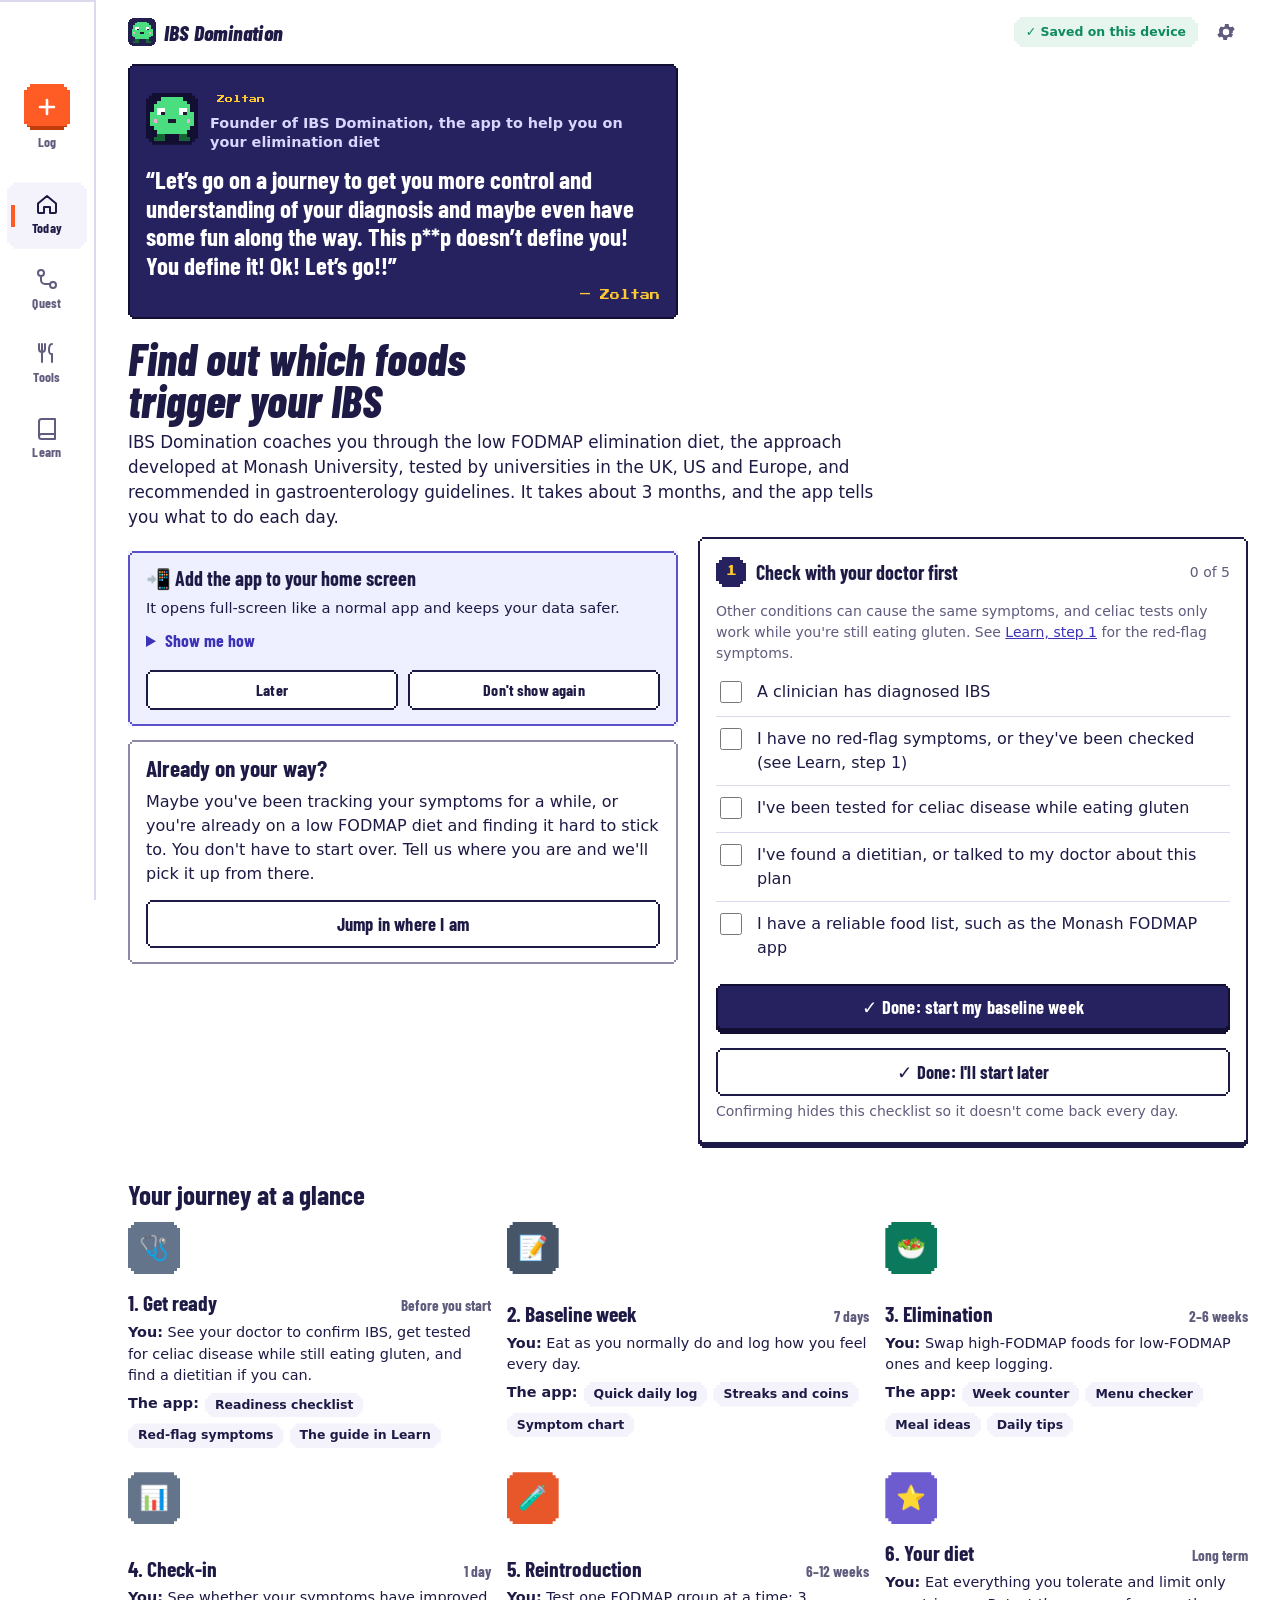
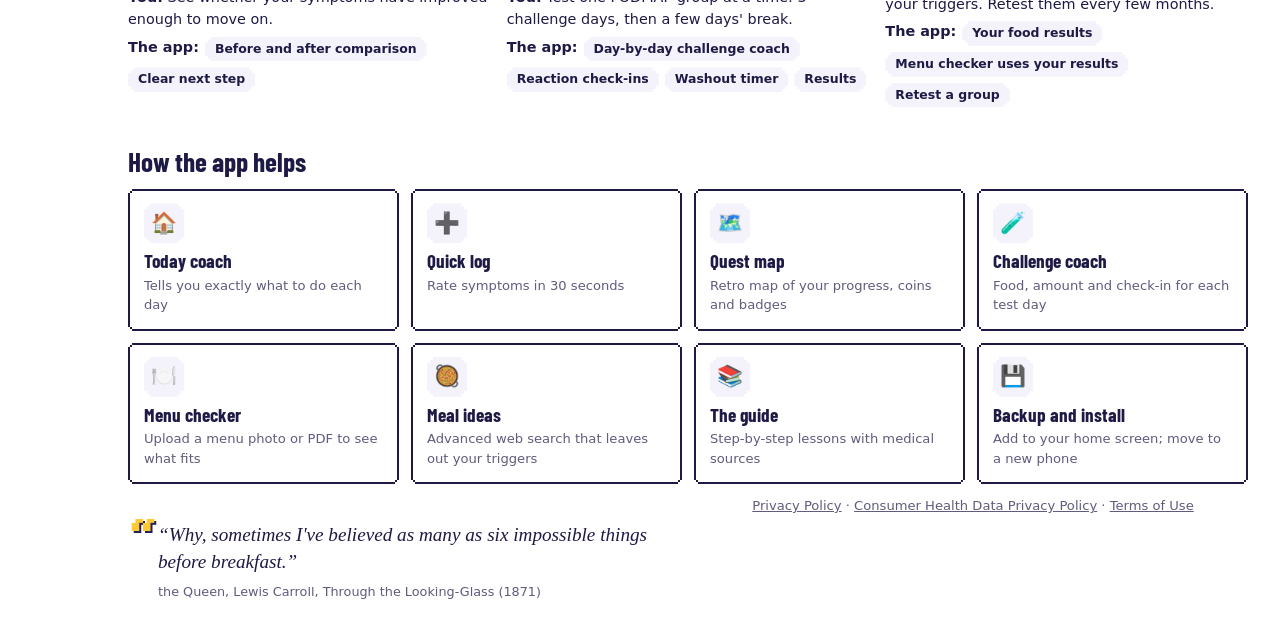
<file: index.html>
<!DOCTYPE html>
<html lang="en">
<head>
  <meta charset="utf-8">
  <meta name="viewport" content="width=device-width, initial-scale=1, viewport-fit=cover">
  <title>IBS Domination</title>
  <meta name="description" content="Your step-by-step low FODMAP elimination diet coach for IBS: a week-by-week plan, symptom log, reintroduction challenges, menu checker and meal ideas.">
  <meta name="theme-color" content="#0f8f6c">
  <link rel="manifest" href="manifest.webmanifest">
  <link rel="icon" href="icons/icon.svg" type="image/svg+xml">
  <link rel="apple-touch-icon" href="icons/icon-192.png">
  <meta name="apple-mobile-web-app-capable" content="yes">
  <meta name="apple-mobile-web-app-title" content="IBS Domination">
  <link rel="stylesheet" href="css/frames.css?v=20261109j">
  <link rel="stylesheet" href="css/style.css?v=20261109j">
</head>
<body>

<div class="app">
  <header class="topbar">
    <div class="brand"><img src="icons/icon.svg" alt="" aria-hidden="true" width="28" height="28"><span>IBS Domination</span></div>
    <div class="top-actions">
    <button type="button" class="saved-chip" id="savedChip" aria-label="Your data is saved on this device. Open data settings">✓ Saved</button>
    <button type="button" class="icon-btn" id="openSettings" aria-label="Settings and backup">
      <svg viewBox="0 0 24 24" width="22" height="22" aria-hidden="true"><path fill="currentColor" d="M12 15.5A3.5 3.5 0 1 1 12 8.5a3.5 3.5 0 0 1 0 7Zm7.4-2.5a7.6 7.6 0 0 0 0-2l2.1-1.6-2-3.5-2.5 1a7.4 7.4 0 0 0-1.7-1l-.4-2.7h-4l-.4 2.7a7.4 7.4 0 0 0-1.7 1l-2.5-1-2 3.5L4.6 11a7.6 7.6 0 0 0 0 2l-2.1 1.6 2 3.5 2.5-1c.5.4 1.1.7 1.7 1l.4 2.7h4l.4-2.7c.6-.3 1.2-.6 1.7-1l2.5 1 2-3.5-2.1-1.6Z"/></svg>
    </button>
    </div>
  </header>

  <main>
    <!-- TODAY -->
    <section class="view" id="view-today" aria-label="Today">
      <div id="todayBody"></div>
    </section>

    <!-- PLAN -->
    <section class="view" id="view-plan" aria-label="Your plan" hidden>
      <h1 class="view-title">Quest map</h1>
      <p class="muted">Your journey as a retro adventure. Every day you log earns a coin, every food challenge you finish earns a star, and your buddy shows where you are.</p>
      <div id="path"></div>
    </section>

    <!-- LOG -->
    <section class="view" id="view-log" aria-label="Log symptoms" hidden>
      <h1 class="view-title">How are you feeling?</h1>
      <form id="logForm" class="card log-form">
        <div class="log-top">
          <label>Date <input type="date" name="date" required></label>
          <span class="phase-chip" id="logPhase"></span>
        </div>
        <div class="sliders">
          <label class="slider"><span>Bloating</span><input type="range" name="bloating" min="0" max="10" value="0"><output>0</output></label>
          <label class="slider"><span>Pain</span><input type="range" name="pain" min="0" max="10" value="0"><output>0</output></label>
          <label class="slider"><span>Gas</span><input type="range" name="gas" min="0" max="10" value="0"><output>0</output></label>
          <label class="slider"><span>Urgency</span><input type="range" name="urgency" min="0" max="10" value="0"><output>0</output></label>
        </div>
        <fieldset class="stool">
          <legend>Stool type <span class="muted">(Bristol scale, optional)</span></legend>
          <div class="seg" id="stoolSeg">
            <label><input type="radio" name="stool" value="1"><span>1<small>hard</small></span></label>
            <label><input type="radio" name="stool" value="2"><span>2</span></label>
            <label><input type="radio" name="stool" value="3"><span>3</span></label>
            <label><input type="radio" name="stool" value="4"><span>4<small>ideal</small></span></label>
            <label><input type="radio" name="stool" value="5"><span>5</span></label>
            <label><input type="radio" name="stool" value="6"><span>6</span></label>
            <label><input type="radio" name="stool" value="7"><span>7<small>watery</small></span></label>
          </div>
        </fieldset>
        <label class="slider"><span>Stress</span><input type="range" name="stress" min="0" max="10" value="0"><output>0</output></label>
        <label class="field">What I ate <textarea name="food" rows="2" placeholder="Breakfast, lunch, dinner, snacks, drinks"></textarea></label>
        <label class="field">Notes <textarea name="notes" rows="2" placeholder="Sleep, period, medication, exercise…"></textarea></label>
        <button type="submit" class="btn primary block">Save today's log</button>
      </form>

      <div class="card">
        <div class="card-head"><h2>Last 4 weeks</h2><span class="muted small">average score, 0–10</span></div>
        <svg id="chart" class="chart" viewBox="0 0 340 140" role="img" aria-label="Bar chart of daily average symptom score over the last 28 days"></svg>
        <p class="legend" id="legend"></p>
      </div>

      <div class="card">
        <div class="card-head"><h2>History</h2><button type="button" class="btn ghost small" id="exportCsv">Export CSV</button></div>
        <ul class="history" id="history"></ul>
      </div>
    </section>

    <!-- TOOLS -->
    <section class="view" id="view-tools" aria-label="Tools" hidden>
      <h1 class="view-title">Tools</h1>
      <div class="tabs-inline" role="tablist">
        <button type="button" role="tab" class="seg-btn active" data-subtab="menu" aria-selected="true">Menu checker</button>
        <button type="button" role="tab" class="seg-btn" data-subtab="meals" aria-selected="false">Meal ideas</button>
      </div>
      <section class="tool" id="menu">
<h2>Restaurant menu checker</h2>
  <p>Upload a photo or PDF of a menu, or paste the menu text. The checker marks each dish as <span class="pill good">likely OK</span>, <span class="pill modify">ask or modify</span> or <span class="pill avoid">likely high FODMAP</span>. It uses your reintroduction results, so groups you tolerate aren't flagged.</p>
  <p class="small">By default everything runs on your device: text is read from the photo or PDF and checked against the app's master food list, which is built from four dietitian-written sources (CDHF, Alberta Health Services, Michigan Medicine and Monash; see Learn, step 2). Each flag says which sources list that food, or when it's the app's own guess. Nothing is uploaded. When this page is opened on claude.ai, you can optionally ask Claude to read the menu instead.</p>
  <div class="card">
    <h3>Check a food or dish</h3>
    <div class="row-inline"><input id="foodQuery" placeholder="e.g. pretzel, pad thai, hummus" aria-label="Food or dish"><button type="button" id="foodCheck">Check</button></div>
    <p class="muted small">Checks the app's food list first. If it isn't on the list, the app looks up typical ingredients online.</p>
    <div id="foodResult"></div>
  </div>
  <div class="card upload">
    <label class="drop" id="menuDrop">
      <input type="file" id="menuFile" accept="image/*,application/pdf">
      <span><strong>Choose a menu photo or PDF</strong><br><span class="small">or drag and drop it here</span></span>
    </label>
    <label class="full">Or paste menu text
      <textarea id="menuText" rows="4" placeholder="Grilled salmon with garlic butter, mashed potato and green beans&#10;Mushroom risotto with parmesan"></textarea>
    </label>
    <div class="actions">
      <button type="button" id="menuCheck">Check menu</button>
      <button type="button" id="menuStop" class="secondary" hidden>Stop</button>
      <span id="menuMode" class="small"></span>
    </div>
    <p id="menuStatus" class="small" aria-live="polite"></p>
  </div>
  <div id="menuResults" class="menu-results"></div>
  <div class="card tip">
    <h3>Ordering tips that work almost anywhere</h3>
    <ul>
      <li>Choose plain grilled, roasted or steamed meat, fish, eggs or tofu, with rice, potato or polenta.</li>
      <li>Ask for sauces, dressings and gravies on the side. They're the most common hidden source of garlic and onion.</li>
      <li>Ask whether the kitchen can cook your dish in plain oil or butter, without garlic or onion.</li>
      <li>Hard cheeses such as parmesan and cheddar are low in lactose. Cream sauces and soft cheeses aren't.</li>
      <li>This checker is a guide only. Recipes vary, so ask staff when in doubt.</li>
    </ul>
  </div>
      </section>
      <section class="tool" id="meals" hidden>
<h2>Meal ideas</h2>
  <p>Find recipes anywhere on the web with an advanced search built for your diet. The app adds "low FODMAP" to your search and excludes your trigger foods. It then opens the search in your search engine. When you find a recipe, paste its ingredients below to check them.</p>
  <div class="card">
    <h3>1. Build your search</h3>
    <div class="row meal-form">
      <label>Main ingredient
        <input id="mealIng" type="text" list="ingList" placeholder="e.g. chicken, salmon, tofu">
        <datalist id="ingList"><option>chicken</option><option>salmon</option><option>beef</option><option>pork</option><option>eggs</option><option>firm tofu</option><option>shrimp</option><option>rice</option><option>potato</option><option>quinoa</option><option>oats</option></datalist>
      </label>
      <label>Meal
        <select id="mealType"><option value="">Any</option><option>Breakfast</option><option>Lunch</option><option>Dinner</option><option>Snack</option><option>Dessert</option></select>
      </label>
      <label>Ready in
        <select id="mealTime"><option value="">Any time</option><option value="15">15 minutes</option><option value="30">30 minutes</option><option value="45">45 minutes</option><option value="60">1 hour</option></select>
      </label>
      <label>Diet
        <select id="mealDiet"><option value="">No preference</option><option>vegetarian</option><option>vegan</option><option>dairy-free</option><option>gluten-free</option><option>high protein</option></select>
      </label>
      <label>Cuisine
        <input id="mealCuisine" type="text" placeholder="e.g. Italian, Thai, Mexican">
      </label>
      <label>Search engine
        <select id="mealEngine"><option value="google">Google</option><option value="duckduckgo">DuckDuckGo</option><option value="bing">Bing</option></select>
      </label>
    </div>
    <label class="full">Other keywords (optional)
      <input id="mealNotes" type="text" placeholder="e.g. one pan, slow cooker, meal prep, what's in my fridge">
    </label>
    <fieldset class="exclude">
      <legend>Leave out these foods <span class="muted small">(from your results; tap to change)</span></legend>
      <div id="mealExcludeChips" class="chips"></div>
      <label class="full">Also leave out (optional, separate with commas)
        <input id="mealExcludeExtra" type="text" placeholder="e.g. cilantro, spicy">
      </label>
    </fieldset>
    <label class="check-line"><input type="checkbox" id="mealTrusted"><span>Only search trusted low-FODMAP sources (Monash University, Michigan Medicine and the Canadian Digestive Health Foundation)</span></label>
    <p class="small"><strong>Your search:</strong> <code id="mealQuery" class="query"></code></p>
    <div class="actions">
      <button type="button" id="mealSearch">Search the web ↗</button>
      <button type="button" id="mealCopy" class="secondary">Copy search</button>
      <button type="button" id="mealAsk" class="secondary" hidden>Ask Claude for ideas</button>
    </div>
    <p class="muted small">This opens your search engine in a new tab. Your search terms go to that search engine, not to us. Results come from all over the web and aren't checked, so check each recipe below.</p>
    <p id="mealStatus" class="small" aria-live="polite"></p>
  </div>
  <div class="card">
    <h3>2. Check a recipe you found</h3>
    <label class="full">Paste the ingredient list
      <textarea id="recipeText" rows="6" placeholder="2 chicken breasts&#10;1 tbsp garlic-infused oil&#10;1 cup basmati rice&#10;1 red bell pepper&#10;2 tbsp honey"></textarea>
    </label>
    <div class="actions"><button type="button" id="recipeCheck">Check ingredients</button></div>
    <div id="recipeResults" class="meal-results"></div>
  </div>
  <div id="mealResults" class="meal-results"></div>
</section>
    </section>

    <!-- LEARN -->
    <section class="view" id="view-learn" aria-label="Learn" hidden>
      <h1 class="view-title">Learn</h1>
      <div id="learnFounder"></div>
      <div class="disclaimer" role="note">
        <strong>This is education, not medical advice.</strong> IBS should be diagnosed by a clinician, and guidelines recommend doing this diet with a FODMAP-trained registered dietitian. Talk to your doctor before you start, especially if you are pregnant, have diabetes, are underweight, or have a history of disordered eating.
      </div>
      <h2 class="section-title">Your journey at a glance</h2>
      <div id="learnJourney"></div>
      <h2 class="section-title">The guide, step by step</h2>
      <div class="lessons">
<details class="lesson" open>
<summary><span class="lesson-num">1</span><span>Before you start: get checked</span></summary>
<div class="lesson-body"><p>The low FODMAP diet is meant for people who already have an IBS diagnosis. Other conditions can cause the same symptoms, so a clinician should rule them out first.<sup><a href="#src-nice">[NICE]</a> <a href="#src-acg">[ACG]</a></sup></p>

  <div class="card alert">
    <h3>See a doctor promptly, before any diet change, if you have:</h3>
    <ul>
      <li>Blood in your stool or rectal bleeding</li>
      <li>Weight loss you can't explain</li>
      <li>Iron-deficiency anemia (low iron on a blood test)</li>
      <li>A family history of bowel or ovarian cancer, inflammatory bowel disease or celiac disease</li>
      <li>Symptoms that start for the first time later in life, or a lasting change to looser or more frequent stools</li>
    </ul>
    <p class="small">NICE calls these "red flag" signs and ACG calls them "alarm features". They call for medical investigation, not a diet experiment.<sup><a href="#src-nice">[NICE]</a> <a href="#src-acg">[ACG]</a></sup></p>
    <p class="read-more"><span>Read more:</span> <a href="https://www.nice.org.uk/guidance/cg61/chapter/Recommendations" target="_blank" rel="noopener">NICE CG61 recommendations ↗</a> <a href="https://journals.lww.com/ajg/fulltext/10.14309/ajg.0000000000001036~acg-clinical-guideline-management-of-irritable-bowel" target="_blank" rel="noopener">ACG IBS guideline (Am J Gastroenterol, 2021) ↗</a></p>
  </div>

  <div class="card">
    <h3>Get tested for celiac disease <em>before</em> cutting wheat</h3>
    <p>The low FODMAP diet reduces wheat, rye and barley. Celiac blood tests and biopsies depend on you eating gluten, so going low-gluten first can give a false negative. The ACG guideline recommends celiac testing in people with IBS-type diarrhea symptoms.<sup><a href="#src-acg">[ACG]</a> <a href="#src-celiac">[Celiac]</a></sup></p>
    <p class="read-more"><span>Read more:</span> <a href="https://journals.lww.com/ajg/fulltext/2023/01000/american_college_of_gastroenterology_guidelines.17.aspx" target="_blank" rel="noopener">ACG celiac disease guideline (2023) ↗</a> <a href="https://journals.lww.com/ajg/fulltext/10.14309/ajg.0000000000001036~acg-clinical-guideline-management-of-irritable-bowel" target="_blank" rel="noopener">ACG IBS guideline (Am J Gastroenterol, 2021) ↗</a></p>
  </div>

  <div class="card">
    <h3>Line up support</h3>
    <ul>
      <li><strong>A FODMAP-trained dietitian.</strong> The British Society of Gastroenterology says the diet should be supervised by a trained dietitian, and NICE says this kind of diet advice should only come from a healthcare professional with dietary expertise.<sup><a href="#src-bsg">[BSG]</a> <a href="#src-nice">[NICE]</a></sup></li>
      <li><strong>Free patient guides from university hospitals,</strong> such as Michigan Medicine's <a href="https://myginutrition.com/" target="_blank" rel="noopener">MyGINutrition ↗</a>, with food lists, recipes, label-reading tips and a tracking worksheet.<sup><a href="#src-myginutrition">[Michigan Medicine]</a></sup></li>
      <li><strong>The Monash University FODMAP Diet app.</strong> It has lab-tested serving sizes and is updated as foods are retested.<sup><a href="#src-monash-serve">[Monash]</a> <a href="#src-monash-reintro">[Monash]</a></sup></li>
      <li><strong>A plan for the next 2–3 months.</strong> Avoid starting right before travel, holidays or major life events.</li>
    </ul>
  </div>

  <div class="card">
    <h3>Is this diet right for you?</h3>
    <p>Guidelines rate the evidence for the low FODMAP diet as low quality but still recommend a <em>limited trial</em>, because it helps many people.<sup><a href="#src-acg">[ACG]</a></sup> In the UK, first-line diet advice is offered to everyone first: regular meals, less tea and coffee, and cutting down on alcohol and fizzy drinks. If that hasn't helped, the low FODMAP diet is the usual second-line step.<sup><a href="#src-bsg">[BSG]</a> <a href="#src-nice">[NICE]</a></sup></p>
    <p><strong>If you've had an eating disorder, or food rules make you anxious,</strong> talk to your clinician before starting. The BSG notes that the diet needs close monitoring to avoid nutritional gaps or overly restrictive eating, and recommends screening for this risk before starting.<sup><a href="#src-bsg">[BSG]</a></sup></p>
    <p class="read-more"><span>Read more:</span> <a href="https://gut.bmj.com/content/70/7/1214.long" target="_blank" rel="noopener">BSG IBS guideline (Gut, 2021) ↗</a> <a href="https://www.nice.org.uk/guidance/cg61/chapter/Recommendations" target="_blank" rel="noopener">NICE CG61 recommendations ↗</a></p>
  </div></div>
</details>
<details class="lesson">
<summary><span class="lesson-num">2</span><span>Understand what you're testing</span></summary>
<div class="lesson-body"><p><strong>FODMAP</strong> stands for <strong>F</strong>ermentable <strong>O</strong>ligosaccharides, <strong>D</strong>isaccharides, <strong>M</strong>onosaccharides <strong>A</strong>nd <strong>P</strong>olyols. These are short-chain carbohydrates that are poorly absorbed in the small intestine. They draw water into the gut and are fermented by bacteria in the colon, which produces gas. In people with IBS, whose gut is often more sensitive, this can cause bloating, pain, diarrhea or constipation.<sup><a href="#src-monash-about">[Monash]</a></sup></p>
  <p>It works for many people: in a controlled trial at Monash University, people with IBS had lower overall symptom scores on a low FODMAP diet than on a typical Australian diet.<sup><a href="#src-halmos">[Halmos 2014]</a></sup></p>
  <p>The diet tests <strong>six groups</strong> one at a time. People don't usually react to all of them. In a University of Michigan reintroduction trial, people reacted to an average of 2 FODMAP groups each, and fructans and GOS were the most likely to worsen pain or bloating.<sup><a href="#src-michigan">[Michigan]</a></sup></p>
  <p class="read-more"><span>Read more:</span> <a href="https://www.monashfodmap.com/about-fodmap-and-ibs/" target="_blank" rel="noopener">Monash: about FODMAPs and IBS ↗</a> <a href="https://pubmed.ncbi.nlm.nih.gov/24076059/" target="_blank" rel="noopener">Monash University trial (Gastroenterology, 2014) ↗</a> <a href="https://pubmed.ncbi.nlm.nih.gov/38729390/" target="_blank" rel="noopener">University of Michigan reintroduction trial (Clin Gastroenterol Hepatol, 2025) ↗</a></p>

  <div class="card research">
    <h3>What the research says, beyond Monash</h3>
    <p>The diet started at Monash, but universities around the world have tested it independently:</p>
    <ul>
      <li><strong>King's College London (UK), 2017:</strong> in a blinded trial against a "sham" (fake) diet, 61% of people who completed the low FODMAP diet reported adequate symptom relief, compared with 39% on the sham diet.<sup><a href="#src-staudacher17">[Staudacher 2017]</a></sup></li>
      <li><strong>University of Michigan (US), 2016:</strong> in IBS with diarrhea, low FODMAP reduced pain, bloating and urgency more than standard diet advice, although the main combined result didn't differ. 40–50% of people got adequate relief on either diet.<sup><a href="#src-eswaran16">[Eswaran 2016]</a></sup></li>
      <li><strong>University of Gothenburg (Sweden), 2015:</strong> low FODMAP and traditional IBS diet advice helped about equally. After 4 weeks, 50% and 46% of people had responded.<sup><a href="#src-bohn">[Böhn 2015]</a></sup></li>
      <li><strong>University of Sheffield (UK), 2022:</strong> traditional advice, low FODMAP and gluten-free diets worked about equally in IBS without constipation, and traditional advice was the easiest and cheapest to follow.<sup><a href="#src-rej">[Rej 2022]</a></sup></li>
      <li><strong>University of Leeds (UK), 2022:</strong> a pooled analysis of randomized trials ranked low FODMAP first among the diets studied for overall symptoms, pain and bloating.<sup><a href="#src-black">[Black 2022]</a></sup></li>
    </ul>
    <p><strong>The bottom line:</strong> the low FODMAP diet consistently does better than a usual or sham diet. Simpler traditional diet advice works about as well for many people, though, which is why UK guidelines suggest starting there.<sup><a href="#src-bsg">[BSG]</a></sup></p>
    <figure class="quote"><blockquote>“Patients like this approach because they get control of their symptoms and they like that it's not a medication-based treatment.”</blockquote><figcaption>Shanti Eswaran, MD, <cite>Michigan Medicine (University of Michigan)</cite><sup><a href="#src-michigan-lab">[Michigan Medicine]</a></sup></figcaption></figure>
    <p class="read-more"><span>Read more:</span> <a href="https://pubmed.ncbi.nlm.nih.gov/28625832/" target="_blank" rel="noopener">King's College London trial (Gastroenterology, 2017) ↗</a> <a href="https://journals.lww.com/ajg/abstract/2016/12000/a_randomized_controlled_trial_comparing_the_low.31.aspx" target="_blank" rel="noopener">University of Michigan trial (Am J Gastroenterol, 2016) ↗</a> <a href="https://pubmed.ncbi.nlm.nih.gov/26255043/" target="_blank" rel="noopener">University of Gothenburg trial (Gastroenterology, 2015) ↗</a> <a href="https://pubmed.ncbi.nlm.nih.gov/35240330/" target="_blank" rel="noopener">University of Sheffield trial (Clin Gastroenterol Hepatol, 2022) ↗</a> <a href="https://eprints.whiterose.ac.uk/id/eprint/182000/" target="_blank" rel="noopener">University of Leeds review (Gut, 2022) ↗</a> <a href="https://www.michiganmedicine.org/health-lab/low-fodmap-diet-liberating-route-ibs-relief" target="_blank" rel="noopener">Michigan Medicine: "a liberating route to IBS relief" ↗</a></p>
  </div>
  <div class="card changed">
    <h3>What's changed over the years</h3>
    <p>Advice on IBS and diet has moved on. These ideas have been <strong>dropped or overturned</strong> by current guidelines:</p>
    <ul>
      <li><strong>"Low FODMAP is a lifelong diet."</strong> Wrong. The strict phase is short, and the goal is to bring back as many foods as you can.<sup><a href="#src-monash-life">[Monash]</a> <a href="#src-aga">[AGA]</a></sup></li>
      <li><strong>"IgG food intolerance tests show what to cut out."</strong> Not recommended for IBS (strong recommendation).<sup><a href="#src-bsg">[BSG]</a></sup></li>
      <li><strong>"Go gluten-free for IBS."</strong> The BSG and Canadian guidelines don't recommend it, and say any benefit may come from eating less fructan in wheat rather than from removing gluten. NIH (NIDDK) patient information still lists avoiding gluten as something a doctor may suggest, so guidance differs.<sup><a href="#src-bsg">[BSG]</a> <a href="#src-cag">[CAG]</a> <a href="#src-niddk">[NIDDK]</a></sup></li>
      <li><strong>"Take probiotics for IBS."</strong> The ACG suggested probiotics in 2018 but reversed this in 2021, suggesting against them for overall symptoms. NICE (2008) says people who choose to try one should take it for at least 4 weeks and watch the effect.<sup><a href="#src-acg">[ACG]</a> <a href="#src-nice">[NICE]</a></sup></li>
      <li><strong>"Low FODMAP beats every other diet."</strong> Tempered. In head-to-head trials, simpler traditional advice worked about as well for many people.<sup><a href="#src-bohn">[Böhn 2015]</a> <a href="#src-rej">[Rej 2022]</a></sup></li>
    </ul>
    <p><strong>What's new:</strong> researchers are testing gentler versions that cut only the biggest FODMAP sources instead of all of them. Monash calls this "FODMAP gentle". It looks promising but hasn't been fully tested yet, so ask your dietitian whether it suits you.<sup><a href="#src-monash-gentle">[Monash]</a></sup></p>
    <p class="read-more"><span>Read more:</span> <a href="https://www.monashfodmap.com/blog/gentle-fodmap-diet/" target="_blank" rel="noopener">Monash: the gentle FODMAP approach ↗</a> <a href="https://www.gastrojournal.org/article/S0016-5085(21)04084-1/fulltext" target="_blank" rel="noopener">AGA expert review ↗</a> <a href="https://gut.bmj.com/content/70/7/1214.long" target="_blank" rel="noopener">BSG guideline ↗</a></p>
  </div>
  <div class="table-scroll">
  <table class="groups">
    <thead><tr><th>Group</th><th>Common high sources</th><th>Typical lower-FODMAP swaps</th></tr></thead>
    <tbody>
      <tr><td><strong>Fructose</strong> <span class="tag">monosaccharide</span></td><td>Honey, mango, apples, pears, cherries, grapes, agave, high-fructose corn syrup<sup><a href="#src-cdhf">[CDHF]</a> <a href="#src-ahs">[AHS]</a></sup></td><td>Oranges, strawberries, blueberries, kiwi, pineapple, maple syrup<sup><a href="#src-cdhf">[CDHF]</a> <a href="#src-ahs">[AHS]</a></sup></td></tr>
      <tr><td><strong>Lactose</strong> <span class="tag">disaccharide</span></td><td>Milk, yogurt, ice cream, custard, soft cheeses like ricotta, cream cheese and mascarpone<sup><a href="#src-cdhf">[CDHF]</a> <a href="#src-ahs">[AHS]</a></sup></td><td>Lactose-free milk, yogurt and ice cream; almond milk; hard cheeses like cheddar, mozzarella, parmesan and swiss<sup><a href="#src-cdhf">[CDHF]</a> <a href="#src-ahs">[AHS]</a></sup></td></tr>
      <tr><td><strong>Fructans</strong> <span class="tag">oligosaccharide</span></td><td>Wheat, rye, barley and couscous; onion, garlic, leek and shallots; artichoke, watermelon, grapefruit, persimmon and dried fruit; inulin or chicory root<sup><a href="#src-cdhf">[CDHF]</a> <a href="#src-ahs">[AHS]</a></sup></td><td>Rice, oats, quinoa, millet, sourdough, spelt or gluten-free bread; garlic-infused oil; chives, green tops of spring onions and green parts of leeks<sup><a href="#src-cdhf">[CDHF]</a> <a href="#src-ahs">[AHS]</a></sup></td></tr>
      <tr><td><strong>GOS</strong> <span class="tag">oligosaccharide</span></td><td>Baked, black and kidney beans, boiled lentils, split peas, soybeans, soy milk, silken tofu, cashews, pistachios<sup><a href="#src-cdhf">[CDHF]</a> <a href="#src-ahs">[AHS]</a></sup></td><td>Small serves of canned, rinsed lentils or chickpeas; firm tofu; tempeh; peanuts, walnuts or macadamias<sup><a href="#src-cdhf">[CDHF]</a> <a href="#src-ahs">[AHS]</a></sup></td></tr>
      <tr><td><strong>Sorbitol</strong> <span class="tag">polyol</span></td><td>Apples, pears, stone fruit (apricots, peaches, plums, nectarines), cherries, blackberries, lychees, prunes; sugar-free gum and syrup<sup><a href="#src-cdhf">[CDHF]</a> <a href="#src-ahs">[AHS]</a></sup></td><td>Oranges, kiwi, pineapple, strawberries, blueberries; check labels for sweeteners ending in "-ol", such as sorbitol, xylitol and maltitol<sup><a href="#src-cdhf">[CDHF]</a> <a href="#src-ahs">[AHS]</a></sup></td></tr>
      <tr><td><strong>Mannitol</strong> <span class="tag">polyol</span></td><td>Mushrooms, cauliflower, snow peas, larger serves of sweet potato, celery and corn<sup><a href="#src-cdhf">[CDHF]</a> <a href="#src-ahs">[AHS]</a></sup></td><td>Carrot, zucchini, eggplant, green beans, potato, green bell pepper<sup><a href="#src-cdhf">[CDHF]</a> <a href="#src-ahs">[AHS]</a></sup></td></tr>
    </tbody>
  </table>
  </div>
  <p class="small"><strong>Portion size matters.</strong> Many foods are low FODMAP in a small serve and high in a large one. Monash retests foods regularly and updated many serving sizes in 2025, so ask your dietitian for exact amounts rather than relying on any fixed list, including this one.<sup><a href="#src-monash-serve">[Monash]</a> <a href="#src-monash-reintro">[Monash]</a></sup></p>
  <p class="small">Plain meat, poultry, fish, seafood and eggs, and fats like oil, butter and ghee, contain no FODMAPs.<sup><a href="#src-cdhf">[CDHF]</a> <a href="#src-ahs">[AHS]</a></sup></p>
  <div class="card tip"><h3>Where the food lists come from</h3>
    <p>The foods in this guide, the menu checker and the diet score come from a master list built from four sources written by dietitians and university clinicians, all read in full. Each food shows which sources list it:</p>
    <ul>
      <li><strong>Canadian Digestive Health Foundation</strong>, a national charity: written by registered dietitians Kelsey Moore and Andrea Senchuk, updated June 2026.</li>
      <li><strong>Alberta Health Services</strong>, a Canadian public health authority: a handout by its registered dietitians, from December 2017.</li>
      <li><strong>Michigan Medicine</strong> (University of Michigan): its MyGINutrition high- and low-FODMAP food lists.</li>
      <li><strong>Monash University</strong>, who developed the diet: its "High and low FODMAP foods" page.</li>
    </ul>
    <p>Where the sources disagree, for example on grapes, red bell pepper, rice milk or corn syrup, the app says "amount matters" instead of picking one. Dishes like gravy or pasta aren't on any list, so the app labels those flags as its own guess. Food lists can go out of date as foods are retested, so check current amounts with your dietitian.</p>
    <p class="read-more"><span>Read more:</span> <a href="https://cdhf.ca/en/understanding-the-fodmap-diet/" target="_blank" rel="noopener">CDHF: Understanding the low FODMAP diet ↗</a> <a href="https://www.albertahealthservices.ca/assets/info/nutrition/if-nfs-low-fodmap-eating-form.pdf" target="_blank" rel="noopener">AHS: Low FODMAP Eating (PDF) ↗</a> <a href="https://myginutrition.com/" target="_blank" rel="noopener">Michigan Medicine: MyGINutrition ↗</a> <a href="https://www.monashfodmap.com/about-fodmap-and-ibs/high-and-low-fodmap-foods/" target="_blank" rel="noopener">Monash: high and low FODMAP foods ↗</a> <a href="https://github.com/Zoltan5000/IBS---elimination-Diet-Helper/blob/main/docs/FOOD_LIST.md" target="_blank" rel="noopener">The full master list ↗</a></p></div></div>
</details>
<details class="lesson">
<summary><span class="lesson-num">3</span><span>Track a baseline week</span></summary>
<div class="lesson-body"><p>Before changing anything, record what you eat and how you feel for about a week. Note your symptoms and when they happen. This baseline lets you tell later whether the diet actually helped.</p>

  <div class="card tip">
    <h3>How to score</h3>
    <p>Rate each symptom from <strong>0</strong> (none) to <strong>10</strong> (worst imaginable) once a day, at the same time. Note stool form too: the Bristol Stool Form Scale runs from type 1 (hard lumps) to type 7 (watery); types 3 and 4 are generally seen as the ideal range.<sup><a href="#src-bristol">[Bristol]</a></sup></p>
    <p>Also log things that affect IBS but aren't food: stress, sleep, your menstrual cycle, exercise, and medications.</p>
  </div>
  <p>Use the <a href="#log" data-goto="log">Log</a> tab. Entries are tagged with your current phase automatically.</p></div>
</details>
<details class="lesson">
<summary><span class="lesson-num">4</span><span>Phase 1: Low FODMAP (2–6 weeks)</span></summary>
<div class="lesson-body"><p>Swap high-FODMAP foods for low-FODMAP alternatives in the same food group, for example an orange instead of an apple. The aim is substitution, not cutting out whole food groups, so your diet stays nutritious.<sup><a href="#src-monash-steps">[Monash]</a></sup> Monash recommends 2 to 6 weeks for this phase.<sup><a href="#src-monash-steps">[Monash]</a></sup></p>
  <div class="card tip"><h3>2 weeks or 6 weeks?</h3><p>Sources give slightly different numbers, but they agree on the shape: stay strict for at least about 2 weeks, check whether it's helping, and stop by 6 weeks either way.</p>
    <ul>
      <li><strong>Monash University:</strong> 2–6 weeks<sup><a href="#src-monash-steps">[Monash]</a></sup></li>
      <li><strong>American Gastroenterological Association (2022):</strong> no more than 4–6 weeks, with a set end date so the restriction isn't open-ended<sup><a href="#src-aga">[AGA]</a></sup></li>
      <li><strong>Michigan Medicine's clinic (2018):</strong> about 2 weeks<sup><a href="#src-michigan-lab">[Michigan Medicine]</a></sup></li>
    </ul>
    <p>The app lets you check in from 2 weeks and reminds you to stop by 6 weeks.</p>
    <p class="read-more"><span>Read more:</span> <a href="https://www.gastrojournal.org/article/S0016-5085(21)04084-1/fulltext" target="_blank" rel="noopener">AGA expert review on diet in IBS ↗</a> <a href="https://www.monashfodmap.com/blog/3-phases-low-fodmap-diet/" target="_blank" rel="noopener">Monash: the 3 steps ↗</a> <a href="https://www.michiganmedicine.org/health-lab/low-fodmap-diet-liberating-route-ibs-relief" target="_blank" rel="noopener">Michigan Medicine ↗</a></p></div>
  <p class="read-more"><span>Read more:</span> <a href="https://www.monashfodmap.com/blog/3-phases-low-fodmap-diet/" target="_blank" rel="noopener">Monash: the 3 steps of the FODMAP diet ↗</a></p>

  <div class="grid-2">
    <div class="card">
      <h3>Do</h3>
      <ul>
        <li>Plan meals and shop with a list for the first week</li>
        <li>Check labels for honey, inulin, chicory root, high-fructose corn syrup, onion and garlic powder, and sweeteners ending in "-itol"</li>
        <li>Use garlic-infused oil: fructans don't dissolve in oil, so it carries the flavor without the FODMAPs<sup><a href="#src-monash-oil">[Monash]</a></sup></li>
        <li>Keep fresh fruit to about 3 portions a day, spread out<sup><a href="#src-nice">[NICE]</a></sup></li>
        <li>Keep up fiber with low-FODMAP sources such as chia seeds, flax seeds, quinoa, canned lentils, brown rice, oats and oat bran<sup><a href="#src-ahs">[AHS]</a></sup></li>
        <li>Keep logging symptoms daily</li>
      </ul>
    </div>
    <div class="card">
      <h3>Avoid</h3>
      <ul>
        <li>Staying in this phase longer than needed. The elimination phase isn't nutritionally complete, long-term restriction makes eating harder than it needs to be, and in one trial 4 weeks of restriction lowered bifidobacteria, a type of beneficial gut bacteria. As one Michigan Medicine gastroenterologist puts it, it "can change the gut flora in ways that we don't completely understand."<sup><a href="#src-michigan-lab">[Michigan Medicine]</a> <a href="#src-staudacher">[Staudacher 2012]</a></sup></li>
        <li>Cutting out foods that aren't high in FODMAPs "just in case"</li>
        <li>Expecting perfection. A slip-up isn't a failure; note it and carry on.</li>
      </ul>
    </div>
  </div>

  <div class="card">
    <h3>A sample low FODMAP day</h3>
    <ul>
      <li><strong>Breakfast:</strong> Oats with lactose-free milk, blueberries and a teaspoon of maple syrup</li>
      <li><strong>Lunch:</strong> Rice or quinoa bowl with chicken or firm tofu, spinach, carrot, cucumber and an olive oil and lemon dressing</li>
      <li><strong>Snack:</strong> An orange and a small handful of walnuts</li>
      <li><strong>Dinner:</strong> Salmon with potatoes, green beans and zucchini cooked in garlic-infused oil</li>
    </ul>
  </div></div>
</details>
<details class="lesson">
<summary><span class="lesson-num">5</span><span>Check-in: did it help?</span></summary>
<div class="lesson-body"><p>Compare your recent diary scores with your baseline. The app compares them for you on the Today screen when you reach the check-in.</p>
  <div class="grid-2">
    <div class="card ok">
      <h3>Symptoms clearly better</h3>
      <p>FODMAPs are likely playing a role. Move on to Phase 2 to find out <em>which</em> ones. Don't stay on the strict diet: reintroduction is where you learn what you can eat.</p>
    </div>
    <div class="card warn">
      <h3>Little or no change after 4–6 weeks</h3>
      <p>FODMAPs may not be your main trigger. Return to your normal diet and talk to your doctor or dietitian about other options. Guidelines also support soluble fiber such as psyllium, medicines targeted to your IBS type, and gut-directed psychological therapies such as CBT or gut-directed hypnotherapy.<sup><a href="#src-acg">[ACG]</a></sup></p>
    </div>
  </div></div>
</details>
<details class="lesson">
<summary><span class="lesson-num">6</span><span>Phase 2: Reintroduce one group at a time</span></summary>
<div class="lesson-body"><p>Stay on your low FODMAP base diet while you test one FODMAP group at a time, using a food that mainly contains that one FODMAP, such as mango for fructose.<sup><a href="#src-monash-reintro">[Monash]</a></sup> Monash estimates this phase takes about 6 to 12 weeks.<sup><a href="#src-monash-steps">[Monash]</a></sup></p>

  <div class="card">
    <h3>The 3-day challenge</h3>
    <ol class="days">
      <li><strong>Day 1:</strong> Eat a moderate serve of the test food.</li>
      <li><strong>Day 2:</strong> If you feel fine, eat a larger serve.</li>
      <li><strong>Day 3:</strong> If still fine, eat a large serve, about what you'd normally eat.</li>
      <li><strong>Then a break:</strong> Go back to strict low FODMAP for a few days, until any symptoms settle, before the next test. The app gives you 3 days.</li>
    </ol>
    <p>Monash counts a challenge as passed if you had no symptoms, or only minor ones that didn't affect your day. A little wind and bloating is normal. If you get moderate or severe symptoms on any day, stop that challenge, don't move to the next day, and wait until you're back to baseline before testing the next group.<sup><a href="#src-monash-reintro">[Monash]</a></sup></p>
    <p class="read-more"><span>Read more:</span> <a href="https://www.monashfodmap.com/blog/practical-tips-fodmap-reintroduction/" target="_blank" rel="noopener">Monash: practical tips for reintroduction ↗</a> <a href="https://www.monashfodmap.com/blog/reintroduction-update/" target="_blank" rel="noopener">Monash: 2025 reintroduction update ↗</a></p>
  </div>

  <div class="card">
    <h3>Example test foods</h3>
    <div class="table-scroll">
    <table>
      <thead><tr><th>Group</th><th>Example test food</th></tr></thead>
      <tbody>
        <tr><td>Fructose</td><td>Mango</td></tr>
        <tr><td>Lactose</td><td>Cow's milk or regular yogurt</td></tr>
        <tr><td>Fructans (grains)</td><td>Wheat bread or wheat pasta</td></tr>
        <tr><td>Fructans (garlic)</td><td>Garlic</td></tr>
        <tr><td>Fructans (onion)</td><td>Onion</td></tr>
        <tr><td>GOS</td><td>Canned lentils or chickpeas, in a larger serve</td></tr>
        <tr><td>Sorbitol</td><td>A sorbitol test food your dietitian suggests</td></tr>
        <tr><td>Mannitol</td><td>Button mushrooms</td></tr>
      </tbody>
    </table>
    </div>
    <p class="small">Fructans are often tested separately for grains, garlic and onion, because people react differently to each. Monash names mango as a good fructose test, because fructose is its main FODMAP. The other foods are common examples. Monash revised its challenge foods and serving sizes in 2025, so confirm your test foods and amounts with your dietitian.<sup><a href="#src-monash-reintro">[Monash]</a></sup></p>
  </div>

  <div class="card tip">
    <h3>Tips for a clean test</h3>
    <ul>
      <li>Test when life is relatively calm. Stress, illness, poor sleep or your period can cause symptoms that have nothing to do with the food.</li>
      <li>Don't combine test foods with other high-FODMAP foods.</li>
      <li>If a result is unclear, repeat that challenge later.</li>
      <li>A reaction is about <em>amount</em>, not all-or-nothing. Note the largest serve you tolerated.</li>
    </ul>
  </div>
  <p>The app walks you through each challenge day by day on the Today screen.</p></div>
</details>
<details class="lesson">
<summary><span class="lesson-num">7</span><span>Phase 3: Your long-term diet</span></summary>
<div class="lesson-body"><p>The goal of the whole process is the <em>least restrictive</em> diet that keeps your symptoms under control. You only limit the groups, and amounts, that you reacted to, and bring everything else back.<sup><a href="#src-monash-steps">[Monash]</a></sup></p>
  <figure class="quote"><blockquote>“At first, the diet is very restrictive, but once patients go through the process and discover what they can and can't eat, they actually find it liberating. That's because they are then able to eat without fear of their meal causing unwanted symptoms.”</blockquote><figcaption>Shanti Eswaran, MD, gastroenterologist, <cite>Michigan Medicine (University of Michigan)</cite><sup><a href="#src-michigan-lab">[Michigan Medicine]</a></sup></figcaption></figure>
  <ul>
    <li><strong>Tolerated groups:</strong> Eat these freely again.</li>
    <li><strong>Partly tolerated:</strong> Eat them in the amounts that were fine for you, and spread them out over the day.</li>
    <li><strong>Not tolerated:</strong> Limit them for now, but retest every few months. Tolerance often changes over time.</li>
  </ul>
  <p>Your personal results are on the <a href="#today" data-goto="today">Today</a> screen once you reach this phase.</p>

  <div class="card">
    <h3>Other habits that help</h3>
    <ul>
      <li>Eat regular meals and take your time. Try not to skip meals or leave long gaps between them.<sup><a href="#src-nice">[NICE]</a></sup></li>
      <li>Choose soluble fiber, such as psyllium (ispaghula), and avoid insoluble fiber like wheat bran, which may make symptoms worse. Start low, around 3–4 g a day, and build up gradually.<sup><a href="#src-bsg">[BSG]</a> <a href="#src-acg">[ACG]</a> <a href="#src-niddk">[NIDDK]</a></sup></li>
      <li>Limit tea and coffee to 3 cups a day, and cut down on alcohol and fizzy drinks.<sup><a href="#src-nice">[NICE]</a></sup></li>
      <li>Manage stress, sleep and activity. The gut-brain connection is a real part of IBS, and gut-directed psychological therapies are recommended in guidelines.<sup><a href="#src-acg">[ACG]</a></sup></li>
    </ul>
    <p class="read-more"><span>Read more:</span> <a href="https://www.monashfodmap.com/blog/low-fodmap-diet-not-lifetime-diet/" target="_blank" rel="noopener">Monash: the low FODMAP diet is not a lifetime diet ↗</a> <a href="https://www.nice.org.uk/guidance/cg61/ifp/chapter/managing-irritable-bowel-syndrome" target="_blank" rel="noopener">NICE: managing IBS (for the public) ↗</a> <a href="https://journals.lww.com/ajg/fulltext/10.14309/ajg.0000000000001036~acg-clinical-guideline-management-of-irritable-bowel" target="_blank" rel="noopener">ACG IBS guideline (Am J Gastroenterol, 2021) ↗</a></p>
  </div></div>
</details>
      </div>
      <h2 class="section-title" id="guidelines">Diet guidelines at a glance</h2>
      <div class="lessons-body">
<p class="small">The key rules from the guides above in one place, each with its source. Numbers in brackets link to the full reference at the bottom of the page.</p>
  <div class="guide-grid">
    <div class="card"><h3>1. Diagnosis first</h3><p>Get an IBS diagnosis and celiac testing <em>while still eating gluten</em>, and check for red flag symptoms before changing your diet.<sup><a href="#src-acg">[ACG]</a> <a href="#src-nice">[NICE]</a> <a href="#src-celiac">[Celiac]</a></sup></p><a class="rm" href="https://journals.lww.com/ajg/fulltext/2023/01000/american_college_of_gastroenterology_guidelines.17.aspx" target="_blank" rel="noopener">Read more ↗</a></div>
    <div class="card"><h3>2. Use expert help</h3><p>The low FODMAP diet should be supervised by a trained dietitian, and foods should be reintroduced according to your own tolerance.<sup><a href="#src-bsg">[BSG]</a> <a href="#src-nice">[NICE]</a></sup></p><a class="rm" href="https://gut.bmj.com/content/70/7/1214.long" target="_blank" rel="noopener">Read more ↗</a></div>
    <div class="card"><h3>3. Start with the basics</h3><p>Eat regular meals and take your time. Drink about 8 cups of fluid a day, limit tea and coffee to 3 cups, cut down on alcohol and fizzy drinks, and limit fresh fruit to 3 portions a day.<sup><a href="#src-nice">[NICE]</a></sup></p><a class="rm" href="https://www.nice.org.uk/guidance/cg61/ifp/chapter/managing-irritable-bowel-syndrome" target="_blank" rel="noopener">Read more ↗</a></div>
    <div class="card"><h3>4. Keep elimination short</h3><p>Follow strict low FODMAP for 2–6 weeks only. It's a test, not a forever diet.<sup><a href="#src-monash-steps">[Monash]</a></sup></p><a class="rm" href="https://www.monashfodmap.com/blog/3-phases-low-fodmap-diet/" target="_blank" rel="noopener">Read more ↗</a></div>
    <div class="card"><h3>5. Swap, don't drop</h3><p>Replace high-FODMAP foods with low-FODMAP foods from the same food group so your diet stays balanced.<sup><a href="#src-monash-steps">[Monash]</a></sup></p><a class="rm" href="https://www.monashfodmap.com/blog/3-phases-low-fodmap-diet/" target="_blank" rel="noopener">Read more ↗</a></div>
    <div class="card"><h3>6. Portion size matters</h3><p>Many foods are fine in small serves. Ask your dietitian about serving sizes, or use a lab-tested food guide such as the Monash University FODMAP app.<sup><a href="#src-monash-serve">[Monash]</a></sup></p><a class="rm" href="https://www.monashfodmap.com/blog/serving-size-and-fodmaps-why-it-so-important/" target="_blank" rel="noopener">Read more ↗</a></div>
    <div class="card"><h3>7. Test one group at a time</h3><p>Use a 3-day challenge with increasing serves, then a few days' break before the next group.<sup><a href="#src-monash-reintro">[Monash]</a></sup></p><a class="rm" href="https://www.monashfodmap.com/blog/practical-tips-fodmap-reintroduction/" target="_blank" rel="noopener">Read more ↗</a></div>
    <div class="card"><h3>8. Aim for the least restriction</h3><p>Bring back every food you tolerate. It isn't meant to be a lifetime diet, and strict restriction can lower beneficial gut bacteria (bifidobacteria). The long-term effects of that aren't known yet.<sup><a href="#src-monash-life">[Monash]</a> <a href="#src-staudacher">[Staudacher 2012]</a> <a href="#src-bsg">[BSG]</a></sup></p><a class="rm" href="https://www.monashfodmap.com/blog/low-fodmap-diet-not-lifetime-diet/" target="_blank" rel="noopener">Read more ↗</a></div>
    <div class="card"><h3>9. Fiber: soluble, slowly</h3><p>Soluble fiber such as psyllium (ispaghula) helps. Avoid insoluble fiber like wheat bran, which may make symptoms worse. Start at 3–4 g a day and build up slowly to avoid bloating.<sup><a href="#src-bsg">[BSG]</a> <a href="#src-acg">[ACG]</a> <a href="#src-niddk">[NIDDK]</a></sup></p><a class="rm" href="https://gut.bmj.com/content/70/7/1214.long" target="_blank" rel="noopener">Read more ↗</a></div>
    <div class="card"><h3>10. "Gluten-free" isn't the goal</h3><p>A gluten-free diet isn't recommended for IBS. Any benefit people notice may come mainly from eating less fructan, a FODMAP in wheat, rather than from removing gluten.<sup><a href="#src-bsg">[BSG]</a> <a href="#src-cag">[CAG]</a></sup></p><a class="rm" href="https://gut.bmj.com/content/70/7/1214.long" target="_blank" rel="noopener">Read more ↗</a></div>
    <div class="card"><h3>13. Skip IgG "intolerance" tests</h3><p>Elimination diets based on IgG antibody food tests aren't recommended for IBS (strong recommendation).<sup><a href="#src-bsg">[BSG]</a></sup></p><a class="rm" href="https://gut.bmj.com/content/70/7/1214.long" target="_blank" rel="noopener">Read more ↗</a></div>
    <div class="card"><h3>11. Probiotics: not routinely</h3><p>The ACG guideline (2021) suggests against probiotics for overall IBS symptoms, because the evidence is inconsistent. NICE (2008) says that if you choose to try one, take it for at least 4 weeks and watch the effect.<sup><a href="#src-acg">[ACG]</a> <a href="#src-nice">[NICE]</a></sup></p><a class="rm" href="https://journals.lww.com/ajg/fulltext/10.14309/ajg.0000000000001036~acg-clinical-guideline-management-of-irritable-bowel" target="_blank" rel="noopener">Read more ↗</a></div>
    <div class="card"><h3>12. Mind and gut</h3><p>Stress affects IBS. Gut-directed psychological therapies are recommended alongside diet.<sup><a href="#src-acg">[ACG]</a></sup> If food rules start to cause anxiety, stop and speak to your clinician.</p><a class="rm" href="https://journals.lww.com/ajg/fulltext/10.14309/ajg.0000000000001036~acg-clinical-guideline-management-of-irritable-bowel" target="_blank" rel="noopener">Read more ↗</a></div>
  </div>
      </div>
      <h2 class="section-title" id="sources">Sources</h2>
      <div class="sources">
<p class="small">Every source below was checked three times in November 2026: its official record (PubMed or the publisher), a second listing on the publisher's or organization's own site, and the specific claim the app makes. Each "Read more" link goes to the original. <a href="https://github.com/Zoltan5000/IBS---elimination-Diet-Helper/blob/main/docs/SOURCES.md" target="_blank" rel="noopener">See the verification log ↗</a></p>
<h3 class="src-h">Clinical guidelines</h3>
<ol>
    <li id="src-acg">Lacy BE, Pimentel M, Brenner DM, Chey WD, Keefer LA, Long MD, Moshiree B. ACG Clinical Guideline: Management of Irritable Bowel Syndrome. <em>Am J Gastroenterol.</em> 2021;116(1):17–44. doi:10.14309/ajg.0000000000001036. <a href="https://journals.lww.com/ajg/fulltext/10.14309/ajg.0000000000001036~acg-clinical-guideline-management-of-irritable-bowel" target="_blank" rel="noopener">Full text ↗</a> · <a href="https://pubmed.ncbi.nlm.nih.gov/33315591/" target="_blank" rel="noopener">PubMed ↗</a></li>
    <li id="src-nice">National Institute for Health and Care Excellence (NICE). <em>Irritable bowel syndrome in adults: diagnosis and management</em> (CG61, last updated 2017). <a href="https://www.nice.org.uk/guidance/cg61/chapter/Recommendations" target="_blank" rel="noopener">Recommendations ↗</a> · <a href="https://www.nice.org.uk/guidance/cg61/ifp/chapter/managing-irritable-bowel-syndrome" target="_blank" rel="noopener">Public information ↗</a></li>
    <li id="src-cag">Moayyedi P, Andrews CN, MacQueen G, Korownyk C, Marsiglio M, Graff L, Kvern B, Lazarescu A, Liu L, Paterson WG, Sidani S, Vanner S. Canadian Association of Gastroenterology Clinical Practice Guideline for the Management of Irritable Bowel Syndrome (IBS). <em>J Can Assoc Gastroenterol.</em> 2019;2(1):6–29. doi:10.1093/jcag/gwy071. <a href="https://pmc.ncbi.nlm.nih.gov/articles/PMC6507291/" target="_blank" rel="noopener">Full text (PMC) ↗</a> · <a href="https://pubmed.ncbi.nlm.nih.gov/31294724/" target="_blank" rel="noopener">PubMed ↗</a></li>
    <li id="src-aga">Chey WD, Hashash JG, Manning L, Chang L. AGA Clinical Practice Update on the Role of Diet in Irritable Bowel Syndrome: Expert Review. <em>Gastroenterology.</em> 2022;162(6):1737–1745.e5. doi:10.1053/j.gastro.2021.12.248. <a href="https://www.gastrojournal.org/article/S0016-5085(21)04084-1/fulltext" target="_blank" rel="noopener">Full text ↗</a> · <a href="https://pubmed.ncbi.nlm.nih.gov/35337654/" target="_blank" rel="noopener">PubMed ↗</a> · <a href="https://gastro.org/clinical-guidance/the-role-of-diet-in-irritable-bowel-syndrome-ibs/" target="_blank" rel="noopener">AGA summary ↗</a></li>
    <li id="src-celiac">Rubio-Tapia A, Hill ID, Semrad C, Kelly CP, Greer KB, Limketkai BN, Lebwohl B. American College of Gastroenterology Guidelines Update: Diagnosis and Management of Celiac Disease. <em>Am J Gastroenterol.</em> 2023;118(1):59–76. doi:10.14309/ajg.0000000000002075. <a href="https://journals.lww.com/ajg/fulltext/2023/01000/american_college_of_gastroenterology_guidelines.17.aspx" target="_blank" rel="noopener">Full text ↗</a> · <a href="https://pubmed.ncbi.nlm.nih.gov/36602836/" target="_blank" rel="noopener">PubMed ↗</a></li>
    <li id="src-bsg">Vasant DH, Paine PA, Black CJ, Houghton LA, Everitt HA, Corsetti M, Agrawal A, Aziz I, Farmer AD, Eugenicos MP, Moss-Morris R, Yiannakou Y, Ford AC. British Society of Gastroenterology guidelines on the management of irritable bowel syndrome. <em>Gut.</em> 2021;70:1214–1240. doi:10.1136/gutjnl-2021-324598. <a href="https://gut.bmj.com/content/70/7/1214.long" target="_blank" rel="noopener">Full text ↗</a> · <a href="https://pubmed.ncbi.nlm.nih.gov/33903147/" target="_blank" rel="noopener">PubMed ↗</a> · <a href="https://www.bsg.org.uk/clinical-resource/british-society-of-gastroenterology-guidelines" target="_blank" rel="noopener">BSG ↗</a></li>
</ol>
<h3 class="src-h">University research</h3>
<ol>
    <li id="src-monash-steps">Monash University, Department of Gastroenterology. <em>The 3 steps of the FODMAP diet.</em> <a href="https://www.monashfodmap.com/blog/3-phases-low-fodmap-diet/" target="_blank" rel="noopener">monashfodmap.com ↗</a> · <a href="https://monashfodmap.com/documents/203/3-step_FODMAP_Diet_2026_A4_info_sheet.pdf" target="_blank" rel="noopener">2026 information sheet (PDF) ↗</a></li>
    <li id="src-monash-about">Monash University. <em>About FODMAPs and IBS.</em> <a href="https://www.monashfodmap.com/about-fodmap-and-ibs/" target="_blank" rel="noopener">monashfodmap.com ↗</a></li>
    <li id="src-monash-reintro">Monash University. <em>Practical tips for Step 2: FODMAP reintroduction</em> and <em>Reintroduction update</em> (2025). <a href="https://www.monashfodmap.com/blog/practical-tips-fodmap-reintroduction/" target="_blank" rel="noopener">Tips ↗</a> · <a href="https://www.monashfodmap.com/blog/reintroduction-update/" target="_blank" rel="noopener">2025 update ↗</a></li>
    <li id="src-monash-serve">Monash University. <em>Serving size and FODMAPs: why is it so important?</em> <a href="https://www.monashfodmap.com/blog/serving-size-and-fodmaps-why-it-so-important/" target="_blank" rel="noopener">monashfodmap.com ↗</a></li>
    <li id="src-monash-oil">Monash University. <em>All about onion, garlic and infused oils on the low FODMAP diet.</em> <a href="https://www.monashfodmap.com/blog/all-about-onion-garlic-and-infused-oils-on-the-low-fodmap-diet/" target="_blank" rel="noopener">monashfodmap.com ↗</a></li>
    <li id="src-monash-gentle">Monash University. <em>Gentle FODMAP approach.</em> <a href="https://www.monashfodmap.com/blog/gentle-fodmap-diet/" target="_blank" rel="noopener">monashfodmap.com ↗</a> · <a href="https://www.monashfodmap.com/blog/the-fodmap-gentle-diet/" target="_blank" rel="noopener">FODMAP gentle diet ↗</a></li>
    <li id="src-monash-life">Monash University. <em>The low FODMAP diet is NOT a 'lifetime' diet.</em> <a href="https://www.monashfodmap.com/blog/low-fodmap-diet-not-lifetime-diet/" target="_blank" rel="noopener">monashfodmap.com ↗</a></li>
    <li id="src-halmos">Halmos EP, Power VA, Shepherd SJ, Gibson PR, Muir JG. A diet low in FODMAPs reduces symptoms of irritable bowel syndrome. <em>Gastroenterology.</em> 2014;146(1):67–75. <a href="https://pubmed.ncbi.nlm.nih.gov/24076059/" target="_blank" rel="noopener">PubMed ↗</a> · <a href="https://research.monash.edu/en/publications/a-diet-low-in-fodmaps-reduces-symptoms-of-irritable-bowel-syndrom/" target="_blank" rel="noopener">Monash research ↗</a></li>
    <li id="src-staudacher">Staudacher HM, Lomer MCE, Anderson JL, Barrett JS, Muir JG, Irving PM, Whelan K. Fermentable carbohydrate restriction reduces luminal bifidobacteria and gastrointestinal symptoms in patients with irritable bowel syndrome. <em>J Nutr.</em> 2012;142(8):1510–1518. doi:10.3945/jn.112.159285. King's College London. <a href="https://pubmed.ncbi.nlm.nih.gov/22739368/" target="_blank" rel="noopener">PubMed ↗</a></li>
    <li id="src-michigan">Eswaran S, Jencks KJ, Singh P, Rifkin S, Han-Markey T, Chey WD. All FODMAPs Aren't Created Equal: Results of a Randomized Reintroduction Trial in Patients With Irritable Bowel Syndrome. <em>Clin Gastroenterol Hepatol.</em> 2025;23(2):351–358.e5. doi:10.1016/j.cgh.2024.03.047. University of Michigan. <a href="https://pubmed.ncbi.nlm.nih.gov/38729390/" target="_blank" rel="noopener">PubMed ↗</a> · <a href="https://clinicaltrials.gov/study/NCT03052439" target="_blank" rel="noopener">Trial record ↗</a></li>
    <li id="src-bristol">Lewis SJ, Heaton KW. Stool form scale as a useful guide to intestinal transit time. <em>Scand J Gastroenterol.</em> 1997;32(9):920–924. <a href="https://doi.org/10.3109/00365529709011203" target="_blank" rel="noopener">doi.org ↗</a></li>
</ol>
<h3 class="src-h">Independent trials and reviews</h3>
<ol>
    <li id="src-staudacher17">Staudacher HM, Lomer MCE, Farquharson FM, Louis P, Fava F, Franciosi E, Scholz M, Tuohy KM, Lindsay JO, Irving PM, Whelan K. A diet low in FODMAPs reduces symptoms in patients with irritable bowel syndrome and a probiotic restores Bifidobacterium species: a randomized controlled trial. <em>Gastroenterology.</em> 2017;153(4):936–947. doi:10.1053/j.gastro.2017.06.010. King's College London. <a href="https://pubmed.ncbi.nlm.nih.gov/28625832/" target="_blank" rel="noopener">PubMed ↗</a> · <a href="https://www.gastrojournal.org/article/S0016-5085(17)35744-X/fulltext" target="_blank" rel="noopener">Full text ↗</a></li>
    <li id="src-eswaran16">Eswaran SL, Chey WD, Han-Markey T, Ball S, Jackson K. A randomized controlled trial comparing the low FODMAP diet vs. modified NICE guidelines in US adults with IBS-D. <em>Am J Gastroenterol.</em> 2016;111(12):1824–1832. University of Michigan. <a href="https://journals.lww.com/ajg/abstract/2016/12000/a_randomized_controlled_trial_comparing_the_low.31.aspx" target="_blank" rel="noopener">Abstract ↗</a> · <a href="https://www.michiganmedicine.org/health-lab/clinical-trial-demonstrates-success-low-fodmap-diet" target="_blank" rel="noopener">Michigan Medicine ↗</a></li>
    <li id="src-bohn">Böhn L, Störsrud S, Liljebo T, Collin L, Lindfors P, Törnblom H, Simrén M. Diet low in FODMAPs reduces symptoms of irritable bowel syndrome as well as traditional dietary advice: a randomized controlled trial. <em>Gastroenterology.</em> 2015;149(6):1399–1407. University of Gothenburg. <a href="https://pubmed.ncbi.nlm.nih.gov/26255043/" target="_blank" rel="noopener">PubMed ↗</a> · <a href="https://clinicaltrials.gov/study/NCT02107625" target="_blank" rel="noopener">Trial record ↗</a></li>
    <li id="src-rej">Rej A, Sanders DS, Shaw CC, Buckle R, Trott N, Agrawal A, Aziz I. Efficacy and acceptability of dietary therapies in non-constipated irritable bowel syndrome: a randomized trial of traditional dietary advice, the low FODMAP diet, and the gluten-free diet. <em>Clin Gastroenterol Hepatol.</em> 2022;20(12):2876–2887. doi:10.1016/j.cgh.2022.02.045. University of Sheffield. <a href="https://pubmed.ncbi.nlm.nih.gov/35240330/" target="_blank" rel="noopener">PubMed ↗</a> · <a href="https://eprints.whiterose.ac.uk/id/eprint/184498/" target="_blank" rel="noopener">Full text (White Rose) ↗</a></li>
    <li id="src-black">Black CJ, Staudacher HM, Ford AC. Efficacy of a low FODMAP diet in irritable bowel syndrome: systematic review and network meta-analysis. <em>Gut.</em> 2022;71(6):1117–1126. University of Leeds. <a href="https://eprints.whiterose.ac.uk/id/eprint/182000/" target="_blank" rel="noopener">Full text (White Rose) ↗</a></li>
</ol>
<ol>
    <li id="src-myginutrition">Michigan Medicine (University of Michigan) Division of Gastroenterology. <em>MyGINutrition: low FODMAP patient resource.</em> <a href="https://myginutrition.com/" target="_blank" rel="noopener">myginutrition.com ↗</a> · <a href="https://www.uofmhealth.org/conditions-treatments/digestive-and-liver-health/gi-nutrition-therapy" target="_blank" rel="noopener">Listed by Michigan Medicine ↗</a></li>
    <li id="src-michigan-lab">Wisely R. <em>The Low FODMAP Diet: A 'Liberating' Route to IBS Relief.</em> Michigan Medicine Health Lab (University of Michigan), February 26, 2018. Interview with gastroenterologist Shanti Eswaran, MD. <a href="https://www.michiganmedicine.org/health-lab/low-fodmap-diet-liberating-route-ibs-relief" target="_blank" rel="noopener">michiganmedicine.org ↗</a></li>
</ol>
<h3 class="src-h">Food lists</h3>
<ol>
    <li id="src-cdhf">Moore K, Senchuk A. <em>Understanding the Low FODMAP Diet: Foods, Phases and Tips for Managing IBS.</em> Canadian Digestive Health Foundation. Updated June 10, 2026. <a href="https://cdhf.ca/en/understanding-the-fodmap-diet/" target="_blank" rel="noopener">cdhf.ca ↗</a></li>
    <li id="src-ahs">Alberta Health Services Nutrition Services (registered dietitians). <em>Low FODMAP Eating</em> (404120-NFS). December 2017. <a href="https://www.albertahealthservices.ca/assets/info/nutrition/if-nfs-low-fodmap-eating-form.pdf" target="_blank" rel="noopener">albertahealthservices.ca (PDF) ↗</a></li>
    <li id="src-monash-hl">Monash University. <em>High and low FODMAP foods.</em> <a href="https://www.monashfodmap.com/about-fodmap-and-ibs/high-and-low-fodmap-foods/" target="_blank" rel="noopener">monashfodmap.com ↗</a></li>
    <li id="src-foodlist">The app's master food list, with every food's sources: <a href="https://github.com/Zoltan5000/IBS---elimination-Diet-Helper/blob/main/docs/FOOD_LIST.md" target="_blank" rel="noopener">docs/FOOD_LIST.md ↗</a></li>
</ol>
<h3 class="src-h">Government health information</h3>
<ol>
    <li id="src-niddk">National Institute of Diabetes and Digestive and Kidney Diseases (NIH). <em>Eating, Diet, &amp; Nutrition for Irritable Bowel Syndrome.</em> <a href="https://www.niddk.nih.gov/health-information/digestive-diseases/irritable-bowel-syndrome/eating-diet-nutrition" target="_blank" rel="noopener">niddk.nih.gov ↗</a></li>
</ol>
<h3 class="src-h">App data</h3>
<ol>
    <li id="src-webkit">Safari's 7-day storage limit and home-screen exemption: WebKit, <a href="https://webkit.org/blog/10218/full-third-party-cookie-blocking-and-more/" target="_blank" rel="noopener">Full Third-Party Cookie Blocking and More ↗</a> · <a href="https://webkit.org/tracking-prevention/" target="_blank" rel="noopener">Tracking Prevention in WebKit ↗</a></li>
</ol>
<p class="small">Food FODMAP content and recommended serving sizes change as foods are retested, so check current serving sizes with your dietitian. Information here is educational and doesn't replace advice from your clinician or dietitian.</p>
</div>
          <p class="legal-links"><a href="privacy.html">Privacy Policy</a> · <a href="consumer-health-data.html">Consumer Health Data Privacy Policy</a> · <a href="terms.html">Terms of Use</a> <span class="muted">(drafts)</span></p>
          <p class="legal-links"><a href="https://www.flaticon.com/free-icon/light-bulb_217871" target="_blank" rel="noopener">Light bulb icon by Magnific from Flaticon</a></p>
    </section>
  </main>

  <nav class="tabbar" aria-label="Main">
    <a href="#today" data-tab="today">
      <svg viewBox="0 0 24 24" aria-hidden="true"><path d="M3 11.5 12 4l9 7.5V20a1 1 0 0 1-1 1h-5v-6H9v6H4a1 1 0 0 1-1-1z"/></svg><span>Today</span></a>
    <a href="#plan" data-tab="plan">
      <svg viewBox="0 0 24 24" aria-hidden="true"><path d="M6 3a3 3 0 1 1 0 6 3 3 0 0 1 0-6Zm12 12a3 3 0 1 1 0 6 3 3 0 0 1 0-6ZM6 9v4a4 4 0 0 0 4 4h5" fill="none" stroke-width="2"/></svg><span>Quest</span></a>
    <a href="#log" data-tab="log" class="tab-log">
      <svg viewBox="0 0 24 24" aria-hidden="true"><path d="M12 5v14M5 12h14" fill="none" stroke-width="2.6" stroke-linecap="round"/></svg><span>Log</span></a>
    <a href="#tools" data-tab="tools">
      <svg viewBox="0 0 24 24" aria-hidden="true"><path d="M7 3v8m-3-8v5a3 3 0 0 0 6 0V3M7 11v10M17 3c-2 0-3 2.5-3 6s1 4 3 4v8" fill="none" stroke-width="2" stroke-linecap="round"/></svg><span>Tools</span></a>
    <a href="#learn" data-tab="learn">
      <svg viewBox="0 0 24 24" aria-hidden="true"><path d="M4 5.5A2.5 2.5 0 0 1 6.5 3H20v15H6.5A2.5 2.5 0 0 0 4 20.5zM4 20.5A2.5 2.5 0 0 0 6.5 23H20v-5" fill="none" stroke-width="2"/></svg><span>Learn</span></a>
  </nav>
</div>

<!-- Settings sheet -->
<div class="sheet-backdrop" id="settings" hidden>
  <div class="sheet" role="dialog" aria-modal="true" aria-labelledby="settingsTitle">
    <div class="sheet-head"><h2 id="settingsTitle">Your data and settings</h2><button type="button" class="icon-btn" data-close aria-label="Close">✕</button></div>
    <dl class="data-status" id="dataStatus"></dl>
    <p class="muted small">Nothing is uploaded: your logs stay private on this device. To move them to a new phone or browser, save a backup and restore it there.</p>
    <div class="stack">
      <button type="button" class="btn primary block" id="backupBtn">Save a backup file</button>
      <label class="btn ghost block file-btn">Restore from a backup file<input type="file" id="restoreFile" accept="application/json,.json"></label>
      <button type="button" class="btn ghost block" id="installBtn" hidden>Install app on this device</button>
      <p class="muted small" id="installHint">To install: on iPhone, tap Share and then <strong>Add to Home Screen</strong>. On Android, open the browser menu and tap <strong>Install app</strong>.</p>
      <hr>
      <label class="switch"><span><b>8-bit sounds</b><br><span class="muted small">Coin and level-clear sounds</span></span><input type="checkbox" id="soundToggle"></label>
      <hr>
      <button type="button" class="btn ghost block" id="jumpBtn">Jump in where you are (already tracking or on the diet)</button>
      <button type="button" class="btn ghost block" id="backPhase">Go back one phase</button>
      <button type="button" class="btn danger block" id="resetBtn">Start over (erase everything)</button>
      <p class="legal-links"><a href="privacy.html">Privacy Policy</a> · <a href="consumer-health-data.html">Consumer Health Data Privacy Policy</a> · <a href="terms.html">Terms of Use</a> <span class="muted">(drafts)</span></p>
      <p class="legal-links"><a href="https://www.flaticon.com/free-icon/light-bulb_217871" target="_blank" rel="noopener">Light bulb icon by Magnific from Flaticon</a></p>
    </div>
  </div>
</div>

<div class="toast" id="toast" role="status" aria-live="polite"></div>

<script src="js/fodmap-data.js?v=20261109j"></script>
<script src="js/app.js?v=20261109j"></script>
<script src="js/features.js?v=20261109j"></script>
</body>
</html>
</file>
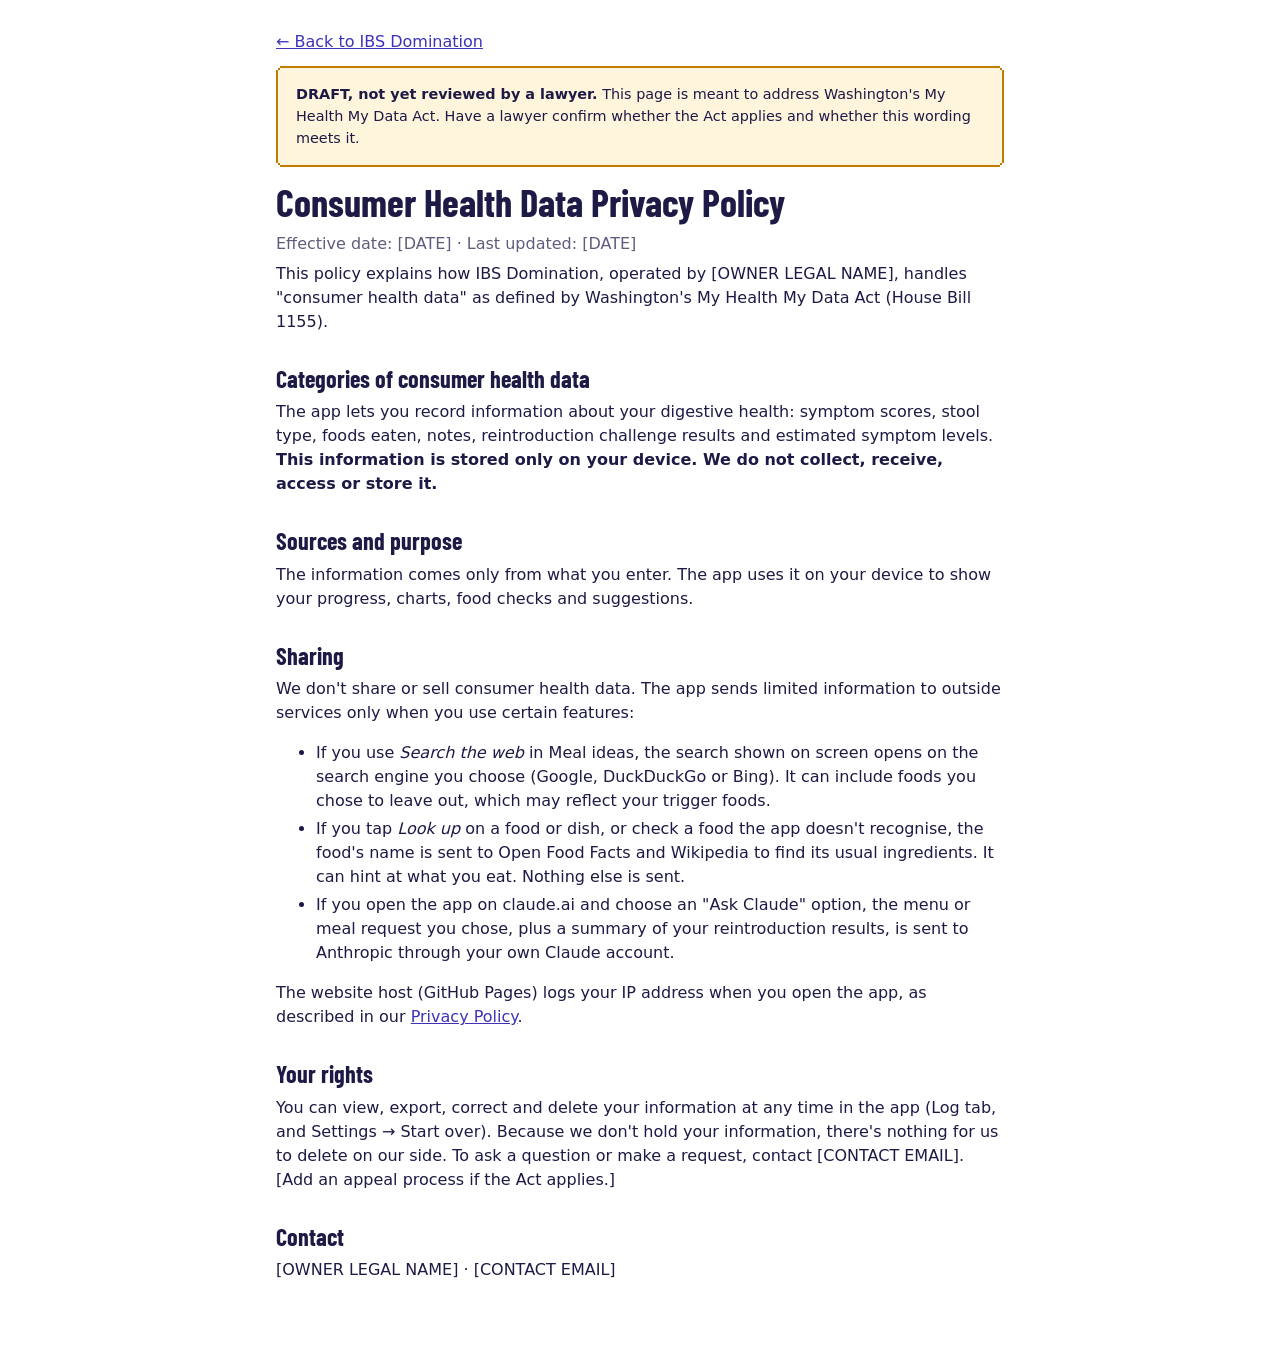
<file: consumer-health-data.html>
<!DOCTYPE html>
<html lang="en">
<head>
  <meta charset="utf-8">
  <meta name="viewport" content="width=device-width, initial-scale=1, viewport-fit=cover">
  <title>Consumer Health Data Privacy Policy · IBS Domination</title>
  <meta name="theme-color" content="#0f8f6c">
  <link rel="icon" href="icons/icon.svg" type="image/svg+xml">
  <link rel="stylesheet" href="css/frames.css?v=20261109j">
  <link rel="stylesheet" href="css/style.css?v=20261109j">
</head>
<body>
<main class="legal">
  <p><a href="./#learn">← Back to IBS Domination</a></p>
  <div class="draft-banner" role="note"><strong>DRAFT, not yet reviewed by a lawyer.</strong> This page is meant to address Washington's My Health My Data Act. Have a lawyer confirm whether the Act applies and whether this wording meets it.</div>

  <h1>Consumer Health Data Privacy Policy</h1>
  <p class="muted">Effective date: [DATE] · Last updated: [DATE]</p>

  <p>This policy explains how IBS Domination, operated by [OWNER LEGAL NAME], handles "consumer health data" as defined by Washington's My Health My Data Act (House Bill 1155).</p>

  <h2>Categories of consumer health data</h2>
  <p>The app lets you record information about your digestive health: symptom scores, stool type, foods eaten, notes, reintroduction challenge results and estimated symptom levels. <strong>This information is stored only on your device. We do not collect, receive, access or store it.</strong></p>

  <h2>Sources and purpose</h2>
  <p>The information comes only from what you enter. The app uses it on your device to show your progress, charts, food checks and suggestions.</p>

  <h2>Sharing</h2>
  <p>We don't share or sell consumer health data. The app sends limited information to outside services only when you use certain features:</p>
  <ul>
    <li>If you use <em>Search the web</em> in Meal ideas, the search shown on screen opens on the search engine you choose (Google, DuckDuckGo or Bing). It can include foods you chose to leave out, which may reflect your trigger foods.</li>
    <li>If you tap <em>Look up</em> on a food or dish, or check a food the app doesn't recognise, the food's name is sent to Open Food Facts and Wikipedia to find its usual ingredients. It can hint at what you eat. Nothing else is sent.</li>
    <li>If you open the app on claude.ai and choose an "Ask Claude" option, the menu or meal request you chose, plus a summary of your reintroduction results, is sent to Anthropic through your own Claude account.</li>
  </ul>
  <p>The website host (GitHub Pages) logs your IP address when you open the app, as described in our <a href="privacy.html">Privacy Policy</a>.</p>

  <h2>Your rights</h2>
  <p>You can view, export, correct and delete your information at any time in the app (Log tab, and Settings → Start over). Because we don't hold your information, there's nothing for us to delete on our side. To ask a question or make a request, contact [CONTACT EMAIL]. [Add an appeal process if the Act applies.]</p>

  <h2>Contact</h2>
  <p>[OWNER LEGAL NAME] · [CONTACT EMAIL]</p>
</main>
</body>
</html>
</file>
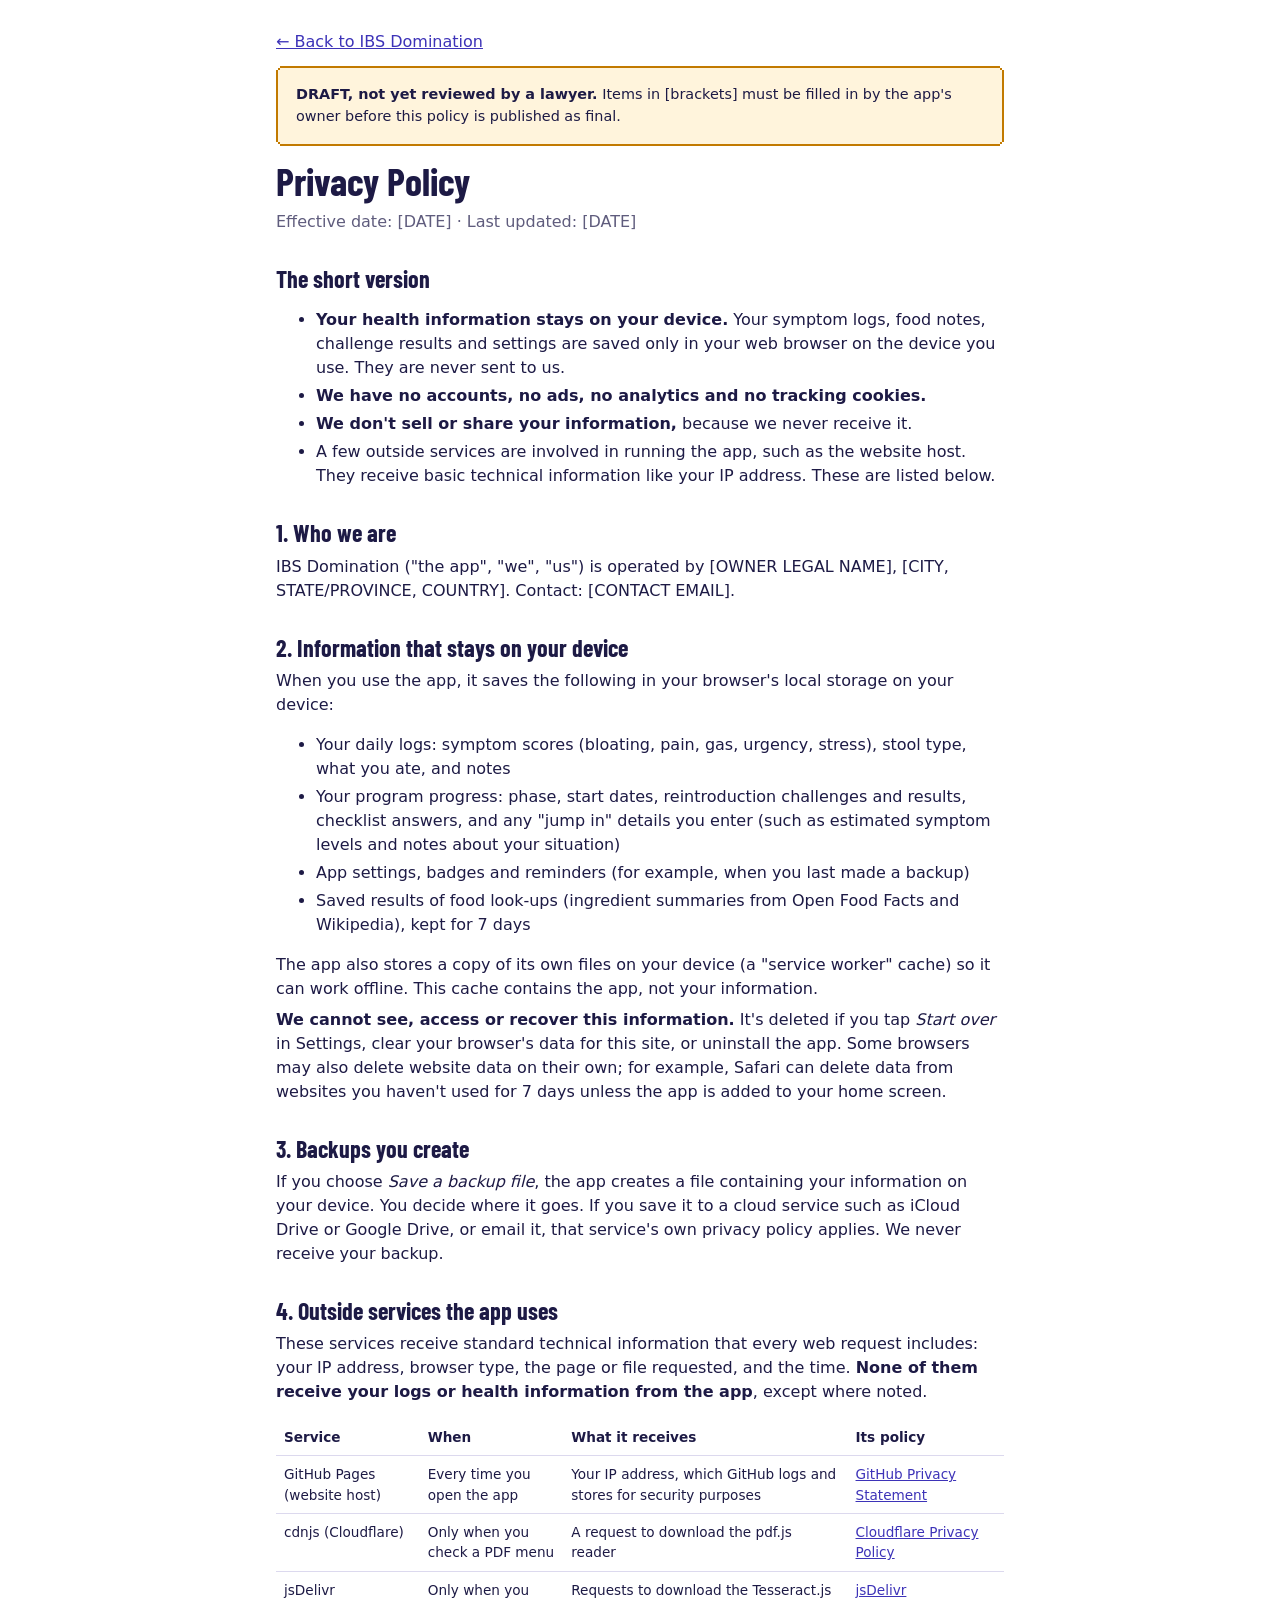
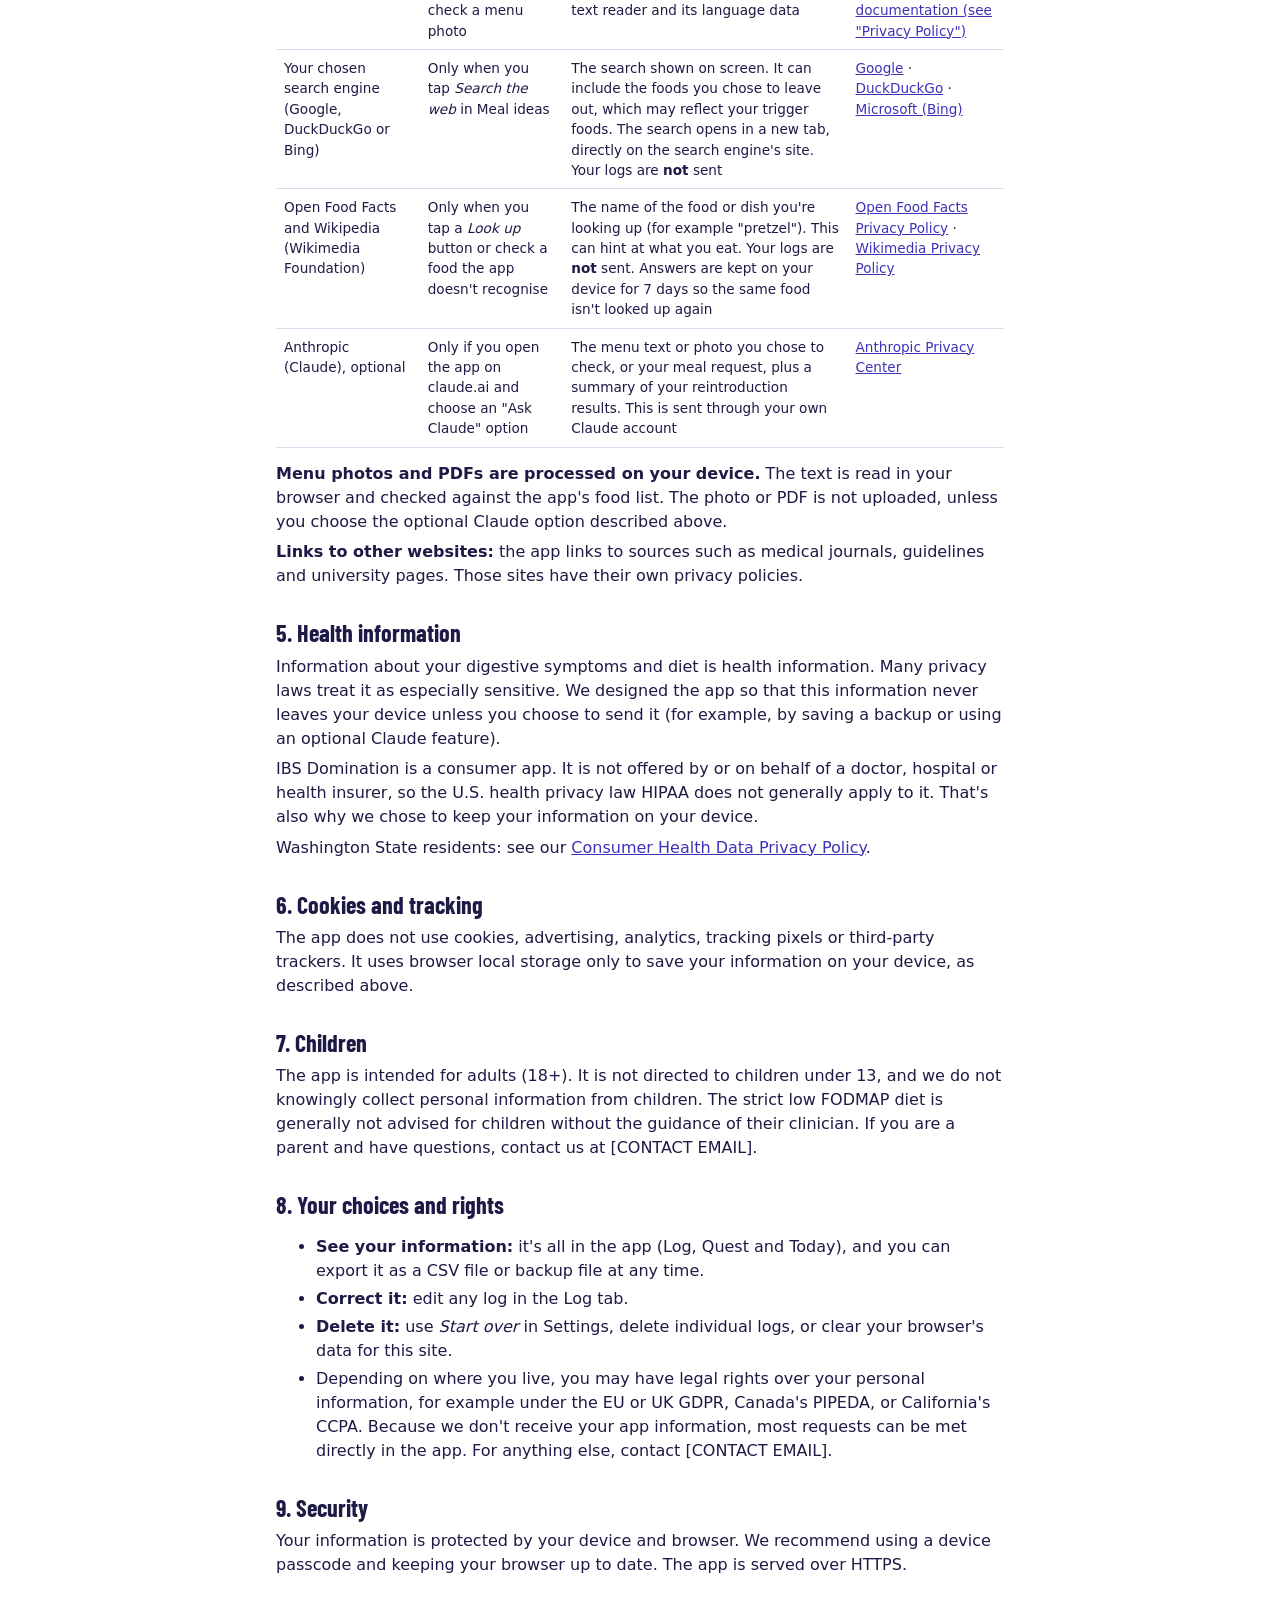
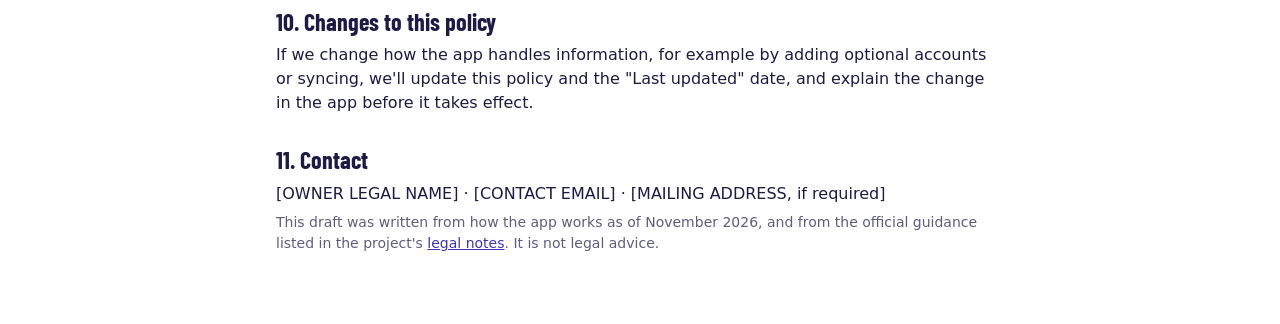
<file: privacy.html>
<!DOCTYPE html>
<html lang="en">
<head>
  <meta charset="utf-8">
  <meta name="viewport" content="width=device-width, initial-scale=1, viewport-fit=cover">
  <title>Privacy Policy · IBS Domination</title>
  <meta name="theme-color" content="#0f8f6c">
  <link rel="icon" href="icons/icon.svg" type="image/svg+xml">
  <link rel="stylesheet" href="css/frames.css?v=20261109j">
  <link rel="stylesheet" href="css/style.css?v=20261109j">
</head>
<body>
<main class="legal">
  <p><a href="./#learn">← Back to IBS Domination</a></p>
  <div class="draft-banner" role="note"><strong>DRAFT, not yet reviewed by a lawyer.</strong> Items in [brackets] must be filled in by the app's owner before this policy is published as final.</div>

  <h1>Privacy Policy</h1>
  <p class="muted">Effective date: [DATE] · Last updated: [DATE]</p>

  <h2>The short version</h2>
  <ul>
    <li><strong>Your health information stays on your device.</strong> Your symptom logs, food notes, challenge results and settings are saved only in your web browser on the device you use. They are never sent to us.</li>
    <li><strong>We have no accounts, no ads, no analytics and no tracking cookies.</strong></li>
    <li><strong>We don't sell or share your information,</strong> because we never receive it.</li>
    <li>A few outside services are involved in running the app, such as the website host. They receive basic technical information like your IP address. These are listed below.</li>
  </ul>

  <h2>1. Who we are</h2>
  <p>IBS Domination ("the app", "we", "us") is operated by [OWNER LEGAL NAME], [CITY, STATE/PROVINCE, COUNTRY]. Contact: [CONTACT EMAIL].</p>

  <h2>2. Information that stays on your device</h2>
  <p>When you use the app, it saves the following in your browser's local storage on your device:</p>
  <ul>
    <li>Your daily logs: symptom scores (bloating, pain, gas, urgency, stress), stool type, what you ate, and notes</li>
    <li>Your program progress: phase, start dates, reintroduction challenges and results, checklist answers, and any "jump in" details you enter (such as estimated symptom levels and notes about your situation)</li>
    <li>App settings, badges and reminders (for example, when you last made a backup)</li>
    <li>Saved results of food look-ups (ingredient summaries from Open Food Facts and Wikipedia), kept for 7 days</li>
  </ul>
  <p>The app also stores a copy of its own files on your device (a "service worker" cache) so it can work offline. This cache contains the app, not your information.</p>
  <p><strong>We cannot see, access or recover this information.</strong> It's deleted if you tap <em>Start over</em> in Settings, clear your browser's data for this site, or uninstall the app. Some browsers may also delete website data on their own; for example, Safari can delete data from websites you haven't used for 7 days unless the app is added to your home screen.</p>

  <h2>3. Backups you create</h2>
  <p>If you choose <em>Save a backup file</em>, the app creates a file containing your information on your device. You decide where it goes. If you save it to a cloud service such as iCloud Drive or Google Drive, or email it, that service's own privacy policy applies. We never receive your backup.</p>

  <h2>4. Outside services the app uses</h2>
  <p>These services receive standard technical information that every web request includes: your IP address, browser type, the page or file requested, and the time. <strong>None of them receive your logs or health information from the app</strong>, except where noted.</p>
  <div class="table-wrap"><table>
    <thead><tr><th>Service</th><th>When</th><th>What it receives</th><th>Its policy</th></tr></thead>
    <tbody>
      <tr><td>GitHub Pages (website host)</td><td>Every time you open the app</td><td>Your IP address, which GitHub logs and stores for security purposes</td><td><a href="https://docs.github.com/en/site-policy/privacy-policies/github-general-privacy-statement">GitHub Privacy Statement</a></td></tr>
      <tr><td>cdnjs (Cloudflare)</td><td>Only when you check a PDF menu</td><td>A request to download the pdf.js reader</td><td><a href="https://www.cloudflare.com/privacypolicy/">Cloudflare Privacy Policy</a></td></tr>
      <tr><td>jsDelivr</td><td>Only when you check a menu photo</td><td>Requests to download the Tesseract.js text reader and its language data</td><td><a href="https://www.jsdelivr.com/documentation">jsDelivr documentation (see "Privacy Policy")</a></td></tr>
      <tr><td>Your chosen search engine (Google, DuckDuckGo or Bing)</td><td>Only when you tap <em>Search the web</em> in Meal ideas</td><td>The search shown on screen. It can include the foods you chose to leave out, which may reflect your trigger foods. The search opens in a new tab, directly on the search engine's site. Your logs are <strong>not</strong> sent</td><td><a href="https://policies.google.com/privacy">Google</a> · <a href="https://duckduckgo.com/privacy">DuckDuckGo</a> · <a href="https://www.microsoft.com/en-us/privacy/privacystatement">Microsoft (Bing)</a></td></tr>
      <tr><td>Open Food Facts and Wikipedia (Wikimedia Foundation)</td><td>Only when you tap a <em>Look up</em> button or check a food the app doesn't recognise</td><td>The name of the food or dish you're looking up (for example "pretzel"). This can hint at what you eat. Your logs are <strong>not</strong> sent. Answers are kept on your device for 7 days so the same food isn't looked up again</td><td><a href="https://world.openfoodfacts.org/privacy">Open Food Facts Privacy Policy</a> · <a href="https://foundation.wikimedia.org/wiki/Special:MyLanguage/Policy:Privacy_policy">Wikimedia Privacy Policy</a></td></tr>
      <tr><td>Anthropic (Claude), optional</td><td>Only if you open the app on claude.ai and choose an "Ask Claude" option</td><td>The menu text or photo you chose to check, or your meal request, plus a summary of your reintroduction results. This is sent through your own Claude account</td><td><a href="https://privacy.anthropic.com/en/articles/10458704-how-does-anthropic-protect-the-personal-data-of-claude-ai-users">Anthropic Privacy Center</a></td></tr>
    </tbody>
  </table></div>
  <p><strong>Menu photos and PDFs are processed on your device.</strong> The text is read in your browser and checked against the app's food list. The photo or PDF is not uploaded, unless you choose the optional Claude option described above.</p>
  <p><strong>Links to other websites:</strong> the app links to sources such as medical journals, guidelines and university pages. Those sites have their own privacy policies.</p>

  <h2>5. Health information</h2>
  <p>Information about your digestive symptoms and diet is health information. Many privacy laws treat it as especially sensitive. We designed the app so that this information never leaves your device unless you choose to send it (for example, by saving a backup or using an optional Claude feature).</p>
  <p>IBS Domination is a consumer app. It is not offered by or on behalf of a doctor, hospital or health insurer, so the U.S. health privacy law HIPAA does not generally apply to it. That's also why we chose to keep your information on your device.</p>
  <p>Washington State residents: see our <a href="consumer-health-data.html">Consumer Health Data Privacy Policy</a>.</p>

  <h2>6. Cookies and tracking</h2>
  <p>The app does not use cookies, advertising, analytics, tracking pixels or third-party trackers. It uses browser local storage only to save your information on your device, as described above.</p>

  <h2>7. Children</h2>
  <p>The app is intended for adults (18+). It is not directed to children under 13, and we do not knowingly collect personal information from children. The strict low FODMAP diet is generally not advised for children without the guidance of their clinician. If you are a parent and have questions, contact us at [CONTACT EMAIL].</p>

  <h2>8. Your choices and rights</h2>
  <ul>
    <li><strong>See your information:</strong> it's all in the app (Log, Quest and Today), and you can export it as a CSV file or backup file at any time.</li>
    <li><strong>Correct it:</strong> edit any log in the Log tab.</li>
    <li><strong>Delete it:</strong> use <em>Start over</em> in Settings, delete individual logs, or clear your browser's data for this site.</li>
    <li>Depending on where you live, you may have legal rights over your personal information, for example under the EU or UK GDPR, Canada's PIPEDA, or California's CCPA. Because we don't receive your app information, most requests can be met directly in the app. For anything else, contact [CONTACT EMAIL].</li>
  </ul>

  <h2>9. Security</h2>
  <p>Your information is protected by your device and browser. We recommend using a device passcode and keeping your browser up to date. The app is served over HTTPS.</p>

  <h2>10. Changes to this policy</h2>
  <p>If we change how the app handles information, for example by adding optional accounts or syncing, we'll update this policy and the "Last updated" date, and explain the change in the app before it takes effect.</p>

  <h2>11. Contact</h2>
  <p>[OWNER LEGAL NAME] · [CONTACT EMAIL] · [MAILING ADDRESS, if required]</p>

  <p class="muted small">This draft was written from how the app works as of November 2026, and from the official guidance listed in the project's <a href="https://github.com/Zoltan5000/IBS---elimination-Diet-Helper/blob/main/docs/LEGAL_NOTES.md">legal notes</a>. It is not legal advice.</p>
</main>
</body>
</html>
</file>
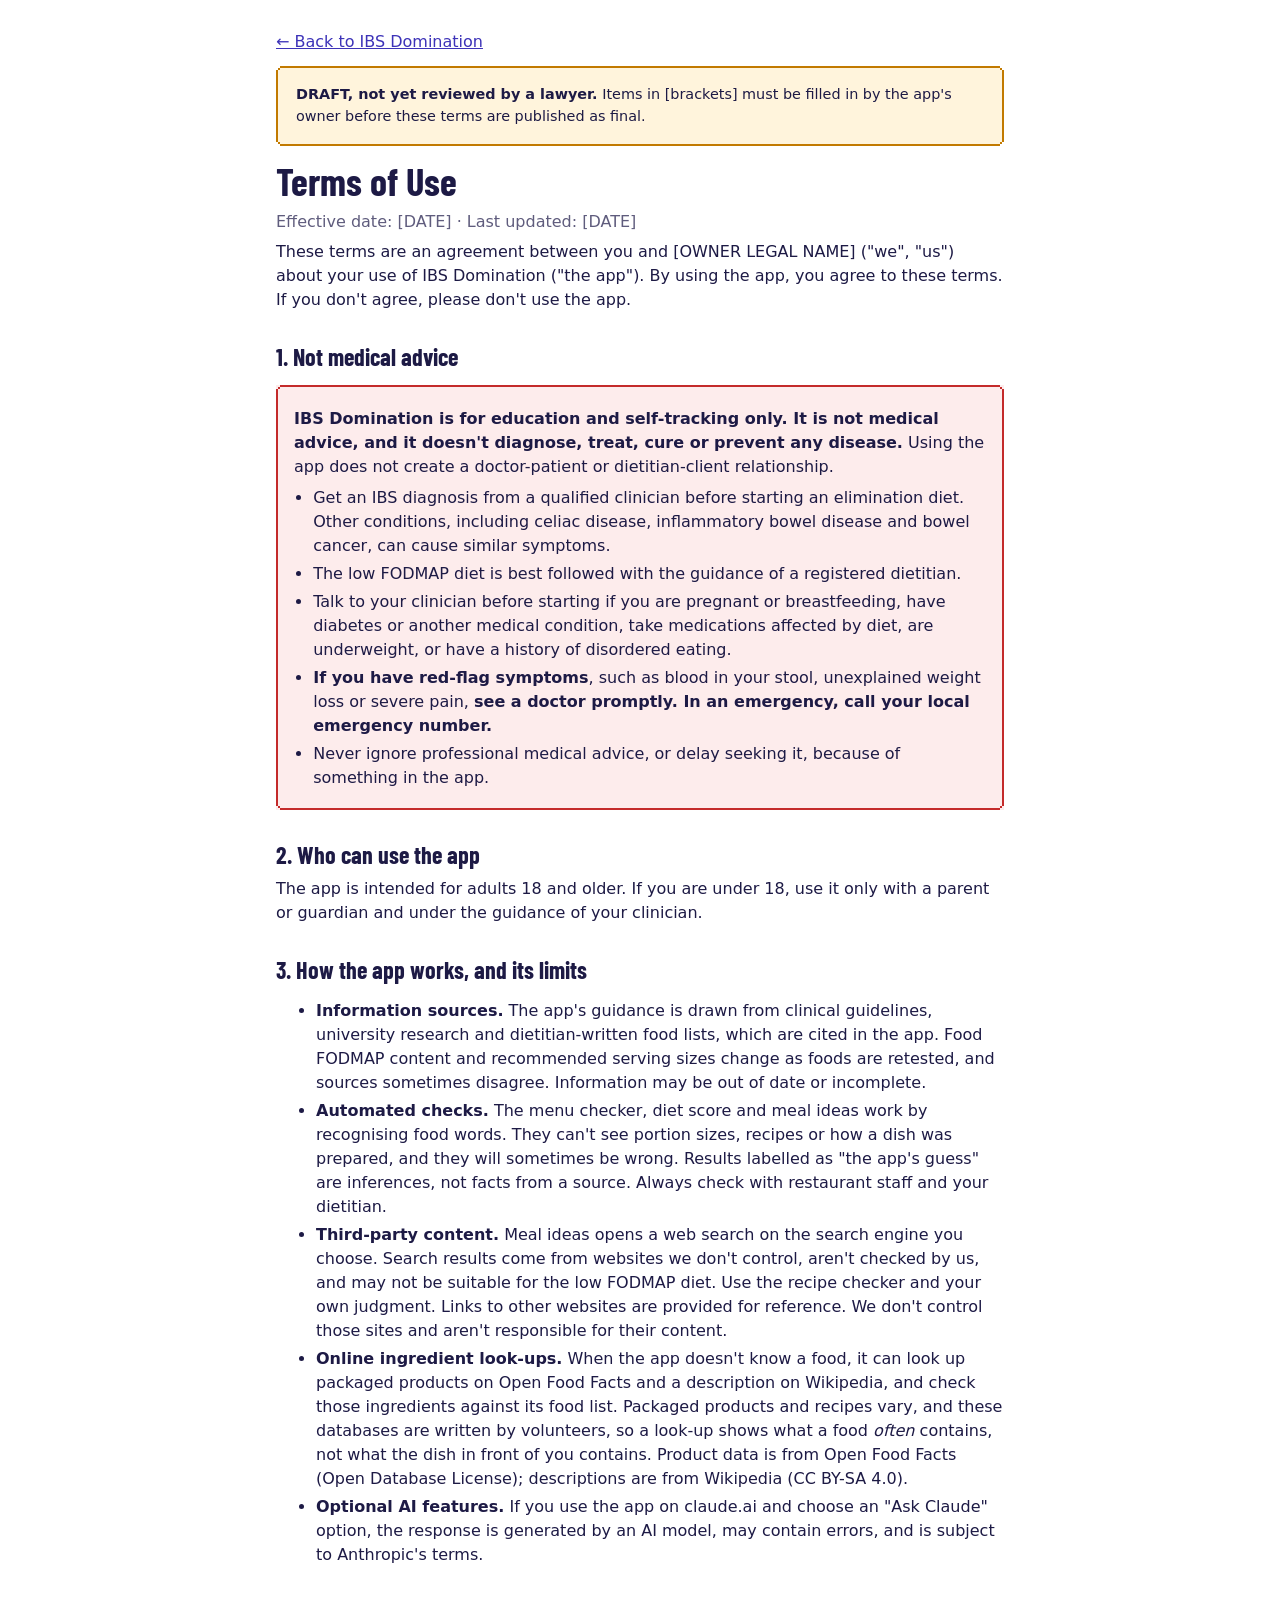
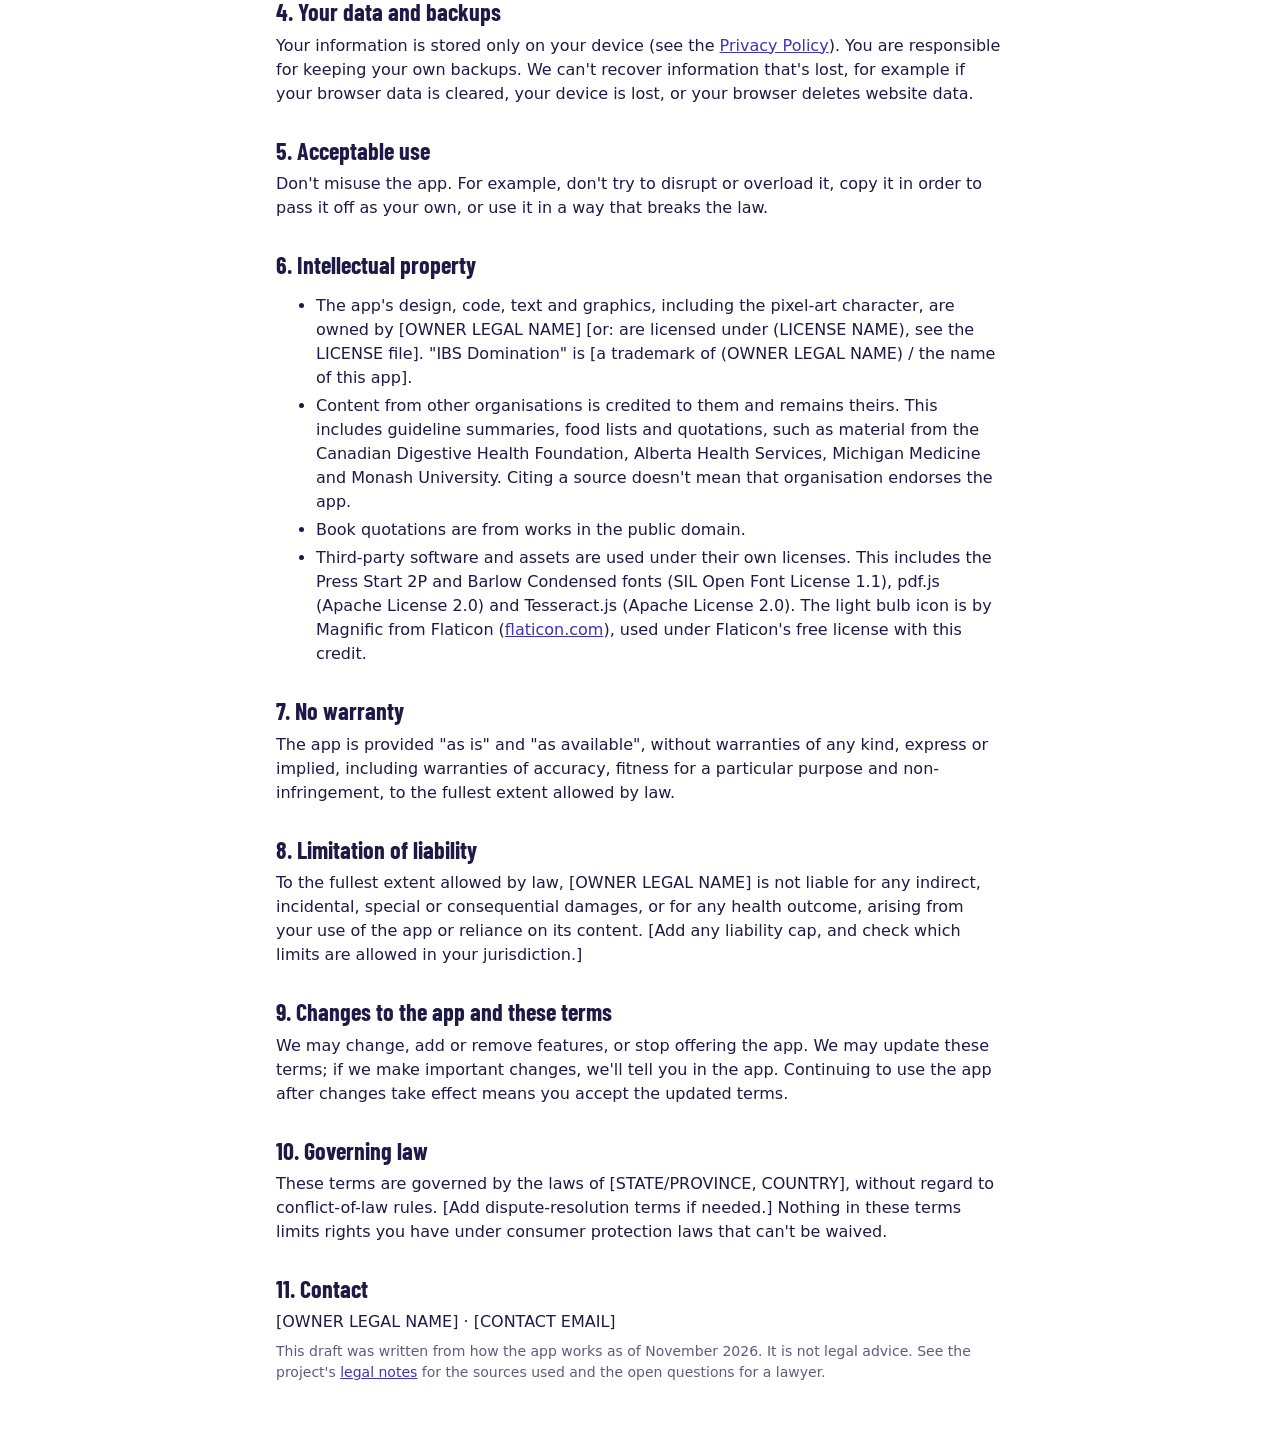
<file: terms.html>
<!DOCTYPE html>
<html lang="en">
<head>
  <meta charset="utf-8">
  <meta name="viewport" content="width=device-width, initial-scale=1, viewport-fit=cover">
  <title>Terms of Use · IBS Domination</title>
  <meta name="theme-color" content="#0f8f6c">
  <link rel="icon" href="icons/icon.svg" type="image/svg+xml">
  <link rel="stylesheet" href="css/frames.css?v=20261109j">
  <link rel="stylesheet" href="css/style.css?v=20261109j">
</head>
<body>
<main class="legal">
  <p><a href="./#learn">← Back to IBS Domination</a></p>
  <div class="draft-banner" role="note"><strong>DRAFT, not yet reviewed by a lawyer.</strong> Items in [brackets] must be filled in by the app's owner before these terms are published as final.</div>

  <h1>Terms of Use</h1>
  <p class="muted">Effective date: [DATE] · Last updated: [DATE]</p>

  <p>These terms are an agreement between you and [OWNER LEGAL NAME] ("we", "us") about your use of IBS Domination ("the app"). By using the app, you agree to these terms. If you don't agree, please don't use the app.</p>

  <h2>1. Not medical advice</h2>
  <div class="card alert">
    <p><strong>IBS Domination is for education and self-tracking only. It is not medical advice, and it doesn't diagnose, treat, cure or prevent any disease.</strong> Using the app does not create a doctor-patient or dietitian-client relationship.</p>
    <ul>
      <li>Get an IBS diagnosis from a qualified clinician before starting an elimination diet. Other conditions, including celiac disease, inflammatory bowel disease and bowel cancer, can cause similar symptoms.</li>
      <li>The low FODMAP diet is best followed with the guidance of a registered dietitian.</li>
      <li>Talk to your clinician before starting if you are pregnant or breastfeeding, have diabetes or another medical condition, take medications affected by diet, are underweight, or have a history of disordered eating.</li>
      <li><strong>If you have red-flag symptoms</strong>, such as blood in your stool, unexplained weight loss or severe pain, <strong>see a doctor promptly. In an emergency, call your local emergency number.</strong></li>
      <li>Never ignore professional medical advice, or delay seeking it, because of something in the app.</li>
    </ul>
  </div>

  <h2>2. Who can use the app</h2>
  <p>The app is intended for adults 18 and older. If you are under 18, use it only with a parent or guardian and under the guidance of your clinician.</p>

  <h2>3. How the app works, and its limits</h2>
  <ul>
    <li><strong>Information sources.</strong> The app's guidance is drawn from clinical guidelines, university research and dietitian-written food lists, which are cited in the app. Food FODMAP content and recommended serving sizes change as foods are retested, and sources sometimes disagree. Information may be out of date or incomplete.</li>
    <li><strong>Automated checks.</strong> The menu checker, diet score and meal ideas work by recognising food words. They can't see portion sizes, recipes or how a dish was prepared, and they will sometimes be wrong. Results labelled as "the app's guess" are inferences, not facts from a source. Always check with restaurant staff and your dietitian.</li>
    <li><strong>Third-party content.</strong> Meal ideas opens a web search on the search engine you choose. Search results come from websites we don't control, aren't checked by us, and may not be suitable for the low FODMAP diet. Use the recipe checker and your own judgment. Links to other websites are provided for reference. We don't control those sites and aren't responsible for their content.</li>
    <li><strong>Online ingredient look-ups.</strong> When the app doesn't know a food, it can look up packaged products on Open Food Facts and a description on Wikipedia, and check those ingredients against its food list. Packaged products and recipes vary, and these databases are written by volunteers, so a look-up shows what a food <em>often</em> contains, not what the dish in front of you contains. Product data is from Open Food Facts (Open Database License); descriptions are from Wikipedia (CC BY-SA 4.0).</li>
    <li><strong>Optional AI features.</strong> If you use the app on claude.ai and choose an "Ask Claude" option, the response is generated by an AI model, may contain errors, and is subject to Anthropic's terms.</li>
  </ul>

  <h2>4. Your data and backups</h2>
  <p>Your information is stored only on your device (see the <a href="privacy.html">Privacy Policy</a>). You are responsible for keeping your own backups. We can't recover information that's lost, for example if your browser data is cleared, your device is lost, or your browser deletes website data.</p>

  <h2>5. Acceptable use</h2>
  <p>Don't misuse the app. For example, don't try to disrupt or overload it, copy it in order to pass it off as your own, or use it in a way that breaks the law.</p>

  <h2>6. Intellectual property</h2>
  <ul>
    <li>The app's design, code, text and graphics, including the pixel-art character, are owned by [OWNER LEGAL NAME] [or: are licensed under (LICENSE NAME), see the LICENSE file]. "IBS Domination" is [a trademark of (OWNER LEGAL NAME) / the name of this app].</li>
    <li>Content from other organisations is credited to them and remains theirs. This includes guideline summaries, food lists and quotations, such as material from the Canadian Digestive Health Foundation, Alberta Health Services, Michigan Medicine and Monash University. Citing a source doesn't mean that organisation endorses the app.</li>
    <li>Book quotations are from works in the public domain.</li>
    <li>Third-party software and assets are used under their own licenses. This includes the Press Start 2P and Barlow Condensed fonts (SIL Open Font License 1.1), pdf.js (Apache License 2.0) and Tesseract.js (Apache License 2.0). The light bulb icon is by Magnific from Flaticon (<a href="https://www.flaticon.com/free-icon/light-bulb_217871">flaticon.com</a>), used under Flaticon's free license with this credit.</li>
  </ul>

  <h2>7. No warranty</h2>
  <p>The app is provided "as is" and "as available", without warranties of any kind, express or implied, including warranties of accuracy, fitness for a particular purpose and non-infringement, to the fullest extent allowed by law.</p>

  <h2>8. Limitation of liability</h2>
  <p>To the fullest extent allowed by law, [OWNER LEGAL NAME] is not liable for any indirect, incidental, special or consequential damages, or for any health outcome, arising from your use of the app or reliance on its content. [Add any liability cap, and check which limits are allowed in your jurisdiction.]</p>

  <h2>9. Changes to the app and these terms</h2>
  <p>We may change, add or remove features, or stop offering the app. We may update these terms; if we make important changes, we'll tell you in the app. Continuing to use the app after changes take effect means you accept the updated terms.</p>

  <h2>10. Governing law</h2>
  <p>These terms are governed by the laws of [STATE/PROVINCE, COUNTRY], without regard to conflict-of-law rules. [Add dispute-resolution terms if needed.] Nothing in these terms limits rights you have under consumer protection laws that can't be waived.</p>

  <h2>11. Contact</h2>
  <p>[OWNER LEGAL NAME] · [CONTACT EMAIL]</p>

  <p class="muted small">This draft was written from how the app works as of November 2026. It is not legal advice. See the project's <a href="https://github.com/Zoltan5000/IBS---elimination-Diet-Helper/blob/main/docs/LEGAL_NOTES.md">legal notes</a> for the sources used and the open questions for a lawyer.</p>
</main>
</body>
</html>
</file>
<file: css/frames.css>
/* Pixel-corner frames, generated by scripts/build-frames.js. Edit the colours there. */
:root {
  --f-paper: url("data:image/svg+xml,%3Csvg xmlns='http://www.w3.org/2000/svg' width='7' height='7' shape-rendering='crispEdges'%3E%3Cpath fill='%231d1a45' d='M2 0h3v1h-3zM1 1h1v1h-1zM5 1h1v1h-1zM0 2h1v1h-1zM6 2h1v1h-1zM0 3h1v1h-1zM6 3h1v1h-1zM0 4h1v1h-1zM6 4h1v1h-1zM1 5h1v1h-1zM5 5h1v1h-1zM2 6h3v1h-3z'/%3E%3Cpath fill='%23ffffff' d='M2 1h3v1h-3zM1 2h5v1h-5zM1 3h5v1h-5zM1 4h5v1h-5zM2 5h3v1h-3z'/%3E%3C/svg%3E");
  --f-soft: url("data:image/svg+xml,%3Csvg xmlns='http://www.w3.org/2000/svg' width='7' height='7' shape-rendering='crispEdges'%3E%3Cpath fill='%23dcd9ee' d='M2 0h3v1h-3zM1 1h1v1h-1zM5 1h1v1h-1zM0 2h1v1h-1zM6 2h1v1h-1zM0 3h1v1h-1zM6 3h1v1h-1zM0 4h1v1h-1zM6 4h1v1h-1zM1 5h1v1h-1zM5 5h1v1h-1zM2 6h3v1h-3z'/%3E%3Cpath fill='%23f4f3fb' d='M2 1h3v1h-3zM1 2h5v1h-5zM1 3h5v1h-5zM1 4h5v1h-5zM2 5h3v1h-3z'/%3E%3C/svg%3E");
  --f-night: url("data:image/svg+xml,%3Csvg xmlns='http://www.w3.org/2000/svg' width='7' height='7' shape-rendering='crispEdges'%3E%3Cpath fill='%2326215f' d='M2 0h3v1h-3zM1 1h1v1h-1zM5 1h1v1h-1zM0 2h1v1h-1zM6 2h1v1h-1zM0 3h1v1h-1zM6 3h1v1h-1zM0 4h1v1h-1zM6 4h1v1h-1zM1 5h1v1h-1zM5 5h1v1h-1zM2 6h3v1h-3z'/%3E%3Cpath fill='%2326215f' d='M2 1h3v1h-3zM1 2h5v1h-5zM1 3h5v1h-5zM1 4h5v1h-5zM2 5h3v1h-3z'/%3E%3C/svg%3E");
  --f-run: url("data:image/svg+xml,%3Csvg xmlns='http://www.w3.org/2000/svg' width='7' height='7' shape-rendering='crispEdges'%3E%3Cpath fill='%23c23d0c' d='M2 0h3v1h-3zM1 1h1v1h-1zM5 1h1v1h-1zM0 2h1v1h-1zM6 2h1v1h-1zM0 3h1v1h-1zM6 3h1v1h-1zM0 4h1v1h-1zM6 4h1v1h-1zM1 5h1v1h-1zM5 5h1v1h-1zM2 6h3v1h-3z'/%3E%3Cpath fill='%23ff5b24' d='M2 1h3v1h-3zM1 2h5v1h-5zM1 3h5v1h-5zM1 4h5v1h-5zM2 5h3v1h-3z'/%3E%3C/svg%3E");
  --f-ink: url("data:image/svg+xml,%3Csvg xmlns='http://www.w3.org/2000/svg' width='7' height='7' shape-rendering='crispEdges'%3E%3Cpath fill='%23120f33' d='M2 0h3v1h-3zM1 1h1v1h-1zM5 1h1v1h-1zM0 2h1v1h-1zM6 2h1v1h-1zM0 3h1v1h-1zM6 3h1v1h-1zM0 4h1v1h-1zM6 4h1v1h-1zM1 5h1v1h-1zM5 5h1v1h-1zM2 6h3v1h-3z'/%3E%3Cpath fill='%2326215f' d='M2 1h3v1h-3zM1 2h5v1h-5zM1 3h5v1h-5zM1 4h5v1h-5zM2 5h3v1h-3z'/%3E%3C/svg%3E");
  --f-good: url("data:image/svg+xml,%3Csvg xmlns='http://www.w3.org/2000/svg' width='7' height='7' shape-rendering='crispEdges'%3E%3Cpath fill='%230e8a5f' d='M2 0h3v1h-3zM1 1h1v1h-1zM5 1h1v1h-1zM0 2h1v1h-1zM6 2h1v1h-1zM0 3h1v1h-1zM6 3h1v1h-1zM0 4h1v1h-1zM6 4h1v1h-1zM1 5h1v1h-1zM5 5h1v1h-1zM2 6h3v1h-3z'/%3E%3Cpath fill='%23e6f6ee' d='M2 1h3v1h-3zM1 2h5v1h-5zM1 3h5v1h-5zM1 4h5v1h-5zM2 5h3v1h-3z'/%3E%3C/svg%3E");
  --f-warn: url("data:image/svg+xml,%3Csvg xmlns='http://www.w3.org/2000/svg' width='7' height='7' shape-rendering='crispEdges'%3E%3Cpath fill='%23c27a00' d='M2 0h3v1h-3zM1 1h1v1h-1zM5 1h1v1h-1zM0 2h1v1h-1zM6 2h1v1h-1zM0 3h1v1h-1zM6 3h1v1h-1zM0 4h1v1h-1zM6 4h1v1h-1zM1 5h1v1h-1zM5 5h1v1h-1zM2 6h3v1h-3z'/%3E%3Cpath fill='%23fff4dc' d='M2 1h3v1h-3zM1 2h5v1h-5zM1 3h5v1h-5zM1 4h5v1h-5zM2 5h3v1h-3z'/%3E%3C/svg%3E");
  --f-bad: url("data:image/svg+xml,%3Csvg xmlns='http://www.w3.org/2000/svg' width='7' height='7' shape-rendering='crispEdges'%3E%3Cpath fill='%23c42b2b' d='M2 0h3v1h-3zM1 1h1v1h-1zM5 1h1v1h-1zM0 2h1v1h-1zM6 2h1v1h-1zM0 3h1v1h-1zM6 3h1v1h-1zM0 4h1v1h-1zM6 4h1v1h-1zM1 5h1v1h-1zM5 5h1v1h-1zM2 6h3v1h-3z'/%3E%3Cpath fill='%23fdecec' d='M2 1h3v1h-3zM1 2h5v1h-5zM1 3h5v1h-5zM1 4h5v1h-5zM2 5h3v1h-3z'/%3E%3C/svg%3E");
  --f-tip: url("data:image/svg+xml,%3Csvg xmlns='http://www.w3.org/2000/svg' width='7' height='7' shape-rendering='crispEdges'%3E%3Cpath fill='%235b52c9' d='M2 0h3v1h-3zM1 1h1v1h-1zM5 1h1v1h-1zM0 2h1v1h-1zM6 2h1v1h-1zM0 3h1v1h-1zM6 3h1v1h-1zM0 4h1v1h-1zM6 4h1v1h-1zM1 5h1v1h-1zM5 5h1v1h-1zM2 6h3v1h-3z'/%3E%3Cpath fill='%23eef0ff' d='M2 1h3v1h-3zM1 2h5v1h-5zM1 3h5v1h-5zM1 4h5v1h-5zM2 5h3v1h-3z'/%3E%3C/svg%3E");
  --f-line: url("data:image/svg+xml,%3Csvg xmlns='http://www.w3.org/2000/svg' width='7' height='7' shape-rendering='crispEdges'%3E%3Cpath fill='%23dcd9ee' d='M2 0h3v1h-3zM1 1h1v1h-1zM5 1h1v1h-1zM0 2h1v1h-1zM6 2h1v1h-1zM0 3h1v1h-1zM6 3h1v1h-1zM0 4h1v1h-1zM6 4h1v1h-1zM1 5h1v1h-1zM5 5h1v1h-1zM2 6h3v1h-3z'/%3E%3Cpath fill='%23ffffff' d='M2 1h3v1h-3zM1 2h5v1h-5zM1 3h5v1h-5zM1 4h5v1h-5zM2 5h3v1h-3z'/%3E%3C/svg%3E");
  --f-ok: url("data:image/svg+xml,%3Csvg xmlns='http://www.w3.org/2000/svg' width='7' height='7' shape-rendering='crispEdges'%3E%3Cpath fill='%230e8a5f' d='M2 0h3v1h-3zM1 1h1v1h-1zM5 1h1v1h-1zM0 2h1v1h-1zM6 2h1v1h-1zM0 3h1v1h-1zM6 3h1v1h-1zM0 4h1v1h-1zM6 4h1v1h-1zM1 5h1v1h-1zM5 5h1v1h-1zM2 6h3v1h-3z'/%3E%3Cpath fill='%23ffffff' d='M2 1h3v1h-3zM1 2h5v1h-5zM1 3h5v1h-5zM1 4h5v1h-5zM2 5h3v1h-3z'/%3E%3C/svg%3E");
  --f-mod: url("data:image/svg+xml,%3Csvg xmlns='http://www.w3.org/2000/svg' width='7' height='7' shape-rendering='crispEdges'%3E%3Cpath fill='%23c27a00' d='M2 0h3v1h-3zM1 1h1v1h-1zM5 1h1v1h-1zM0 2h1v1h-1zM6 2h1v1h-1zM0 3h1v1h-1zM6 3h1v1h-1zM0 4h1v1h-1zM6 4h1v1h-1zM1 5h1v1h-1zM5 5h1v1h-1zM2 6h3v1h-3z'/%3E%3Cpath fill='%23ffffff' d='M2 1h3v1h-3zM1 2h5v1h-5zM1 3h5v1h-5zM1 4h5v1h-5zM2 5h3v1h-3z'/%3E%3C/svg%3E");
  --f-no: url("data:image/svg+xml,%3Csvg xmlns='http://www.w3.org/2000/svg' width='7' height='7' shape-rendering='crispEdges'%3E%3Cpath fill='%23c42b2b' d='M2 0h3v1h-3zM1 1h1v1h-1zM5 1h1v1h-1zM0 2h1v1h-1zM6 2h1v1h-1zM0 3h1v1h-1zM6 3h1v1h-1zM0 4h1v1h-1zM6 4h1v1h-1zM1 5h1v1h-1zM5 5h1v1h-1zM2 6h3v1h-3z'/%3E%3Cpath fill='%23ffffff' d='M2 1h3v1h-3zM1 2h5v1h-5zM1 3h5v1h-5zM1 4h5v1h-5zM2 5h3v1h-3z'/%3E%3C/svg%3E");
  --f-dash: url("data:image/svg+xml,%3Csvg xmlns='http://www.w3.org/2000/svg' width='7' height='7' shape-rendering='crispEdges'%3E%3Cpath fill='%238c89a8' d='M2 0h3v1h-3zM1 1h1v1h-1zM5 1h1v1h-1zM0 2h1v1h-1zM6 2h1v1h-1zM0 3h1v1h-1zM6 3h1v1h-1zM0 4h1v1h-1zM6 4h1v1h-1zM1 5h1v1h-1zM5 5h1v1h-1zM2 6h3v1h-3z'/%3E%3Cpath fill='%23ffffff' d='M2 1h3v1h-3zM1 2h5v1h-5zM1 3h5v1h-5zM1 4h5v1h-5zM2 5h3v1h-3z'/%3E%3C/svg%3E");
  --f-paper-up: url("data:image/svg+xml,%3Csvg xmlns='http://www.w3.org/2000/svg' width='7' height='9' shape-rendering='crispEdges'%3E%3Cpath fill='%231d1a45' d='M0 5h1v1h-1zM6 5h1v1h-1zM0 6h2v1h-2zM5 6h2v1h-2zM1 7h5v1h-5zM2 8h3v1h-3z'/%3E%3Cpath fill='%231d1a45' d='M2 0h3v1h-3zM1 1h1v1h-1zM5 1h1v1h-1zM0 2h1v1h-1zM6 2h1v1h-1zM0 3h1v1h-1zM6 3h1v1h-1zM0 4h1v1h-1zM6 4h1v1h-1zM1 5h1v1h-1zM5 5h1v1h-1zM2 6h3v1h-3z'/%3E%3Cpath fill='%23ffffff' d='M2 1h3v1h-3zM1 2h5v1h-5zM1 3h5v1h-5zM1 4h5v1h-5zM2 5h3v1h-3z'/%3E%3C/svg%3E");
  --f-ink-up: url("data:image/svg+xml,%3Csvg xmlns='http://www.w3.org/2000/svg' width='7' height='9' shape-rendering='crispEdges'%3E%3Cpath fill='%23120f33' d='M0 5h1v1h-1zM6 5h1v1h-1zM0 6h2v1h-2zM5 6h2v1h-2zM1 7h5v1h-5zM2 8h3v1h-3z'/%3E%3Cpath fill='%23120f33' d='M2 0h3v1h-3zM1 1h1v1h-1zM5 1h1v1h-1zM0 2h1v1h-1zM6 2h1v1h-1zM0 3h1v1h-1zM6 3h1v1h-1zM0 4h1v1h-1zM6 4h1v1h-1zM1 5h1v1h-1zM5 5h1v1h-1zM2 6h3v1h-3z'/%3E%3Cpath fill='%2326215f' d='M2 1h3v1h-3zM1 2h5v1h-5zM1 3h5v1h-5zM1 4h5v1h-5zM2 5h3v1h-3z'/%3E%3C/svg%3E");
  --f-run-up: url("data:image/svg+xml,%3Csvg xmlns='http://www.w3.org/2000/svg' width='7' height='9' shape-rendering='crispEdges'%3E%3Cpath fill='%23c23d0c' d='M0 5h1v1h-1zM6 5h1v1h-1zM0 6h2v1h-2zM5 6h2v1h-2zM1 7h5v1h-5zM2 8h3v1h-3z'/%3E%3Cpath fill='%23c23d0c' d='M2 0h3v1h-3zM1 1h1v1h-1zM5 1h1v1h-1zM0 2h1v1h-1zM6 2h1v1h-1zM0 3h1v1h-1zM6 3h1v1h-1zM0 4h1v1h-1zM6 4h1v1h-1zM1 5h1v1h-1zM5 5h1v1h-1zM2 6h3v1h-3z'/%3E%3Cpath fill='%23ff5b24' d='M2 1h3v1h-3zM1 2h5v1h-5zM1 3h5v1h-5zM1 4h5v1h-5zM2 5h3v1h-3z'/%3E%3C/svg%3E");
}
@media (prefers-color-scheme: dark) {
  :root {
    --f-paper: url("data:image/svg+xml,%3Csvg xmlns='http://www.w3.org/2000/svg' width='7' height='7' shape-rendering='crispEdges'%3E%3Cpath fill='%23c9c3ff' d='M2 0h3v1h-3zM1 1h1v1h-1zM5 1h1v1h-1zM0 2h1v1h-1zM6 2h1v1h-1zM0 3h1v1h-1zM6 3h1v1h-1zM0 4h1v1h-1zM6 4h1v1h-1zM1 5h1v1h-1zM5 5h1v1h-1zM2 6h3v1h-3z'/%3E%3Cpath fill='%2317152e' d='M2 1h3v1h-3zM1 2h5v1h-5zM1 3h5v1h-5zM1 4h5v1h-5zM2 5h3v1h-3z'/%3E%3C/svg%3E");
    --f-soft: url("data:image/svg+xml,%3Csvg xmlns='http://www.w3.org/2000/svg' width='7' height='7' shape-rendering='crispEdges'%3E%3Cpath fill='%232f2b57' d='M2 0h3v1h-3zM1 1h1v1h-1zM5 1h1v1h-1zM0 2h1v1h-1zM6 2h1v1h-1zM0 3h1v1h-1zM6 3h1v1h-1zM0 4h1v1h-1zM6 4h1v1h-1zM1 5h1v1h-1zM5 5h1v1h-1zM2 6h3v1h-3z'/%3E%3Cpath fill='%231e1b3b' d='M2 1h3v1h-3zM1 2h5v1h-5zM1 3h5v1h-5zM1 4h5v1h-5zM2 5h3v1h-3z'/%3E%3C/svg%3E");
    --f-night: url("data:image/svg+xml,%3Csvg xmlns='http://www.w3.org/2000/svg' width='7' height='7' shape-rendering='crispEdges'%3E%3Cpath fill='%232a2468' d='M2 0h3v1h-3zM1 1h1v1h-1zM5 1h1v1h-1zM0 2h1v1h-1zM6 2h1v1h-1zM0 3h1v1h-1zM6 3h1v1h-1zM0 4h1v1h-1zM6 4h1v1h-1zM1 5h1v1h-1zM5 5h1v1h-1zM2 6h3v1h-3z'/%3E%3Cpath fill='%232a2468' d='M2 1h3v1h-3zM1 2h5v1h-5zM1 3h5v1h-5zM1 4h5v1h-5zM2 5h3v1h-3z'/%3E%3C/svg%3E");
    --f-run: url("data:image/svg+xml,%3Csvg xmlns='http://www.w3.org/2000/svg' width='7' height='7' shape-rendering='crispEdges'%3E%3Cpath fill='%23ffb08f' d='M2 0h3v1h-3zM1 1h1v1h-1zM5 1h1v1h-1zM0 2h1v1h-1zM6 2h1v1h-1zM0 3h1v1h-1zM6 3h1v1h-1zM0 4h1v1h-1zM6 4h1v1h-1zM1 5h1v1h-1zM5 5h1v1h-1zM2 6h3v1h-3z'/%3E%3Cpath fill='%23ff6a36' d='M2 1h3v1h-3zM1 2h5v1h-5zM1 3h5v1h-5zM1 4h5v1h-5zM2 5h3v1h-3z'/%3E%3C/svg%3E");
    --f-ink: url("data:image/svg+xml,%3Csvg xmlns='http://www.w3.org/2000/svg' width='7' height='7' shape-rendering='crispEdges'%3E%3Cpath fill='%231a1645' d='M2 0h3v1h-3zM1 1h1v1h-1zM5 1h1v1h-1zM0 2h1v1h-1zM6 2h1v1h-1zM0 3h1v1h-1zM6 3h1v1h-1zM0 4h1v1h-1zM6 4h1v1h-1zM1 5h1v1h-1zM5 5h1v1h-1zM2 6h3v1h-3z'/%3E%3Cpath fill='%233b3490' d='M2 1h3v1h-3zM1 2h5v1h-5zM1 3h5v1h-5zM1 4h5v1h-5zM2 5h3v1h-3z'/%3E%3C/svg%3E");
    --f-good: url("data:image/svg+xml,%3Csvg xmlns='http://www.w3.org/2000/svg' width='7' height='7' shape-rendering='crispEdges'%3E%3Cpath fill='%234ade80' d='M2 0h3v1h-3zM1 1h1v1h-1zM5 1h1v1h-1zM0 2h1v1h-1zM6 2h1v1h-1zM0 3h1v1h-1zM6 3h1v1h-1zM0 4h1v1h-1zM6 4h1v1h-1zM1 5h1v1h-1zM5 5h1v1h-1zM2 6h3v1h-3z'/%3E%3Cpath fill='%2312291f' d='M2 1h3v1h-3zM1 2h5v1h-5zM1 3h5v1h-5zM1 4h5v1h-5zM2 5h3v1h-3z'/%3E%3C/svg%3E");
    --f-warn: url("data:image/svg+xml,%3Csvg xmlns='http://www.w3.org/2000/svg' width='7' height='7' shape-rendering='crispEdges'%3E%3Cpath fill='%23fbbf24' d='M2 0h3v1h-3zM1 1h1v1h-1zM5 1h1v1h-1zM0 2h1v1h-1zM6 2h1v1h-1zM0 3h1v1h-1zM6 3h1v1h-1zM0 4h1v1h-1zM6 4h1v1h-1zM1 5h1v1h-1zM5 5h1v1h-1zM2 6h3v1h-3z'/%3E%3Cpath fill='%232e2612' d='M2 1h3v1h-3zM1 2h5v1h-5zM1 3h5v1h-5zM1 4h5v1h-5zM2 5h3v1h-3z'/%3E%3C/svg%3E");
    --f-bad: url("data:image/svg+xml,%3Csvg xmlns='http://www.w3.org/2000/svg' width='7' height='7' shape-rendering='crispEdges'%3E%3Cpath fill='%23f87171' d='M2 0h3v1h-3zM1 1h1v1h-1zM5 1h1v1h-1zM0 2h1v1h-1zM6 2h1v1h-1zM0 3h1v1h-1zM6 3h1v1h-1zM0 4h1v1h-1zM6 4h1v1h-1zM1 5h1v1h-1zM5 5h1v1h-1zM2 6h3v1h-3z'/%3E%3Cpath fill='%23331a1a' d='M2 1h3v1h-3zM1 2h5v1h-5zM1 3h5v1h-5zM1 4h5v1h-5zM2 5h3v1h-3z'/%3E%3C/svg%3E");
    --f-tip: url("data:image/svg+xml,%3Csvg xmlns='http://www.w3.org/2000/svg' width='7' height='7' shape-rendering='crispEdges'%3E%3Cpath fill='%238f86ff' d='M2 0h3v1h-3zM1 1h1v1h-1zM5 1h1v1h-1zM0 2h1v1h-1zM6 2h1v1h-1zM0 3h1v1h-1zM6 3h1v1h-1zM0 4h1v1h-1zM6 4h1v1h-1zM1 5h1v1h-1zM5 5h1v1h-1zM2 6h3v1h-3z'/%3E%3Cpath fill='%231f1d45' d='M2 1h3v1h-3zM1 2h5v1h-5zM1 3h5v1h-5zM1 4h5v1h-5zM2 5h3v1h-3z'/%3E%3C/svg%3E");
    --f-line: url("data:image/svg+xml,%3Csvg xmlns='http://www.w3.org/2000/svg' width='7' height='7' shape-rendering='crispEdges'%3E%3Cpath fill='%232f2b57' d='M2 0h3v1h-3zM1 1h1v1h-1zM5 1h1v1h-1zM0 2h1v1h-1zM6 2h1v1h-1zM0 3h1v1h-1zM6 3h1v1h-1zM0 4h1v1h-1zM6 4h1v1h-1zM1 5h1v1h-1zM5 5h1v1h-1zM2 6h3v1h-3z'/%3E%3Cpath fill='%2317152e' d='M2 1h3v1h-3zM1 2h5v1h-5zM1 3h5v1h-5zM1 4h5v1h-5zM2 5h3v1h-3z'/%3E%3C/svg%3E");
    --f-ok: url("data:image/svg+xml,%3Csvg xmlns='http://www.w3.org/2000/svg' width='7' height='7' shape-rendering='crispEdges'%3E%3Cpath fill='%234ade80' d='M2 0h3v1h-3zM1 1h1v1h-1zM5 1h1v1h-1zM0 2h1v1h-1zM6 2h1v1h-1zM0 3h1v1h-1zM6 3h1v1h-1zM0 4h1v1h-1zM6 4h1v1h-1zM1 5h1v1h-1zM5 5h1v1h-1zM2 6h3v1h-3z'/%3E%3Cpath fill='%2317152e' d='M2 1h3v1h-3zM1 2h5v1h-5zM1 3h5v1h-5zM1 4h5v1h-5zM2 5h3v1h-3z'/%3E%3C/svg%3E");
    --f-mod: url("data:image/svg+xml,%3Csvg xmlns='http://www.w3.org/2000/svg' width='7' height='7' shape-rendering='crispEdges'%3E%3Cpath fill='%23fbbf24' d='M2 0h3v1h-3zM1 1h1v1h-1zM5 1h1v1h-1zM0 2h1v1h-1zM6 2h1v1h-1zM0 3h1v1h-1zM6 3h1v1h-1zM0 4h1v1h-1zM6 4h1v1h-1zM1 5h1v1h-1zM5 5h1v1h-1zM2 6h3v1h-3z'/%3E%3Cpath fill='%2317152e' d='M2 1h3v1h-3zM1 2h5v1h-5zM1 3h5v1h-5zM1 4h5v1h-5zM2 5h3v1h-3z'/%3E%3C/svg%3E");
    --f-no: url("data:image/svg+xml,%3Csvg xmlns='http://www.w3.org/2000/svg' width='7' height='7' shape-rendering='crispEdges'%3E%3Cpath fill='%23f87171' d='M2 0h3v1h-3zM1 1h1v1h-1zM5 1h1v1h-1zM0 2h1v1h-1zM6 2h1v1h-1zM0 3h1v1h-1zM6 3h1v1h-1zM0 4h1v1h-1zM6 4h1v1h-1zM1 5h1v1h-1zM5 5h1v1h-1zM2 6h3v1h-3z'/%3E%3Cpath fill='%2317152e' d='M2 1h3v1h-3zM1 2h5v1h-5zM1 3h5v1h-5zM1 4h5v1h-5zM2 5h3v1h-3z'/%3E%3C/svg%3E");
    --f-dash: url("data:image/svg+xml,%3Csvg xmlns='http://www.w3.org/2000/svg' width='7' height='7' shape-rendering='crispEdges'%3E%3Cpath fill='%236f6b94' d='M2 0h3v1h-3zM1 1h1v1h-1zM5 1h1v1h-1zM0 2h1v1h-1zM6 2h1v1h-1zM0 3h1v1h-1zM6 3h1v1h-1zM0 4h1v1h-1zM6 4h1v1h-1zM1 5h1v1h-1zM5 5h1v1h-1zM2 6h3v1h-3z'/%3E%3Cpath fill='%2317152e' d='M2 1h3v1h-3zM1 2h5v1h-5zM1 3h5v1h-5zM1 4h5v1h-5zM2 5h3v1h-3z'/%3E%3C/svg%3E");
    --f-paper-up: url("data:image/svg+xml,%3Csvg xmlns='http://www.w3.org/2000/svg' width='7' height='9' shape-rendering='crispEdges'%3E%3Cpath fill='%235b52c9' d='M0 5h1v1h-1zM6 5h1v1h-1zM0 6h2v1h-2zM5 6h2v1h-2zM1 7h5v1h-5zM2 8h3v1h-3z'/%3E%3Cpath fill='%23c9c3ff' d='M2 0h3v1h-3zM1 1h1v1h-1zM5 1h1v1h-1zM0 2h1v1h-1zM6 2h1v1h-1zM0 3h1v1h-1zM6 3h1v1h-1zM0 4h1v1h-1zM6 4h1v1h-1zM1 5h1v1h-1zM5 5h1v1h-1zM2 6h3v1h-3z'/%3E%3Cpath fill='%2317152e' d='M2 1h3v1h-3zM1 2h5v1h-5zM1 3h5v1h-5zM1 4h5v1h-5zM2 5h3v1h-3z'/%3E%3C/svg%3E");
    --f-ink-up: url("data:image/svg+xml,%3Csvg xmlns='http://www.w3.org/2000/svg' width='7' height='9' shape-rendering='crispEdges'%3E%3Cpath fill='%230a0820' d='M0 5h1v1h-1zM6 5h1v1h-1zM0 6h2v1h-2zM5 6h2v1h-2zM1 7h5v1h-5zM2 8h3v1h-3z'/%3E%3Cpath fill='%231a1645' d='M2 0h3v1h-3zM1 1h1v1h-1zM5 1h1v1h-1zM0 2h1v1h-1zM6 2h1v1h-1zM0 3h1v1h-1zM6 3h1v1h-1zM0 4h1v1h-1zM6 4h1v1h-1zM1 5h1v1h-1zM5 5h1v1h-1zM2 6h3v1h-3z'/%3E%3Cpath fill='%233b3490' d='M2 1h3v1h-3zM1 2h5v1h-5zM1 3h5v1h-5zM1 4h5v1h-5zM2 5h3v1h-3z'/%3E%3C/svg%3E");
    --f-run-up: url("data:image/svg+xml,%3Csvg xmlns='http://www.w3.org/2000/svg' width='7' height='9' shape-rendering='crispEdges'%3E%3Cpath fill='%238a2a08' d='M0 5h1v1h-1zM6 5h1v1h-1zM0 6h2v1h-2zM5 6h2v1h-2zM1 7h5v1h-5zM2 8h3v1h-3z'/%3E%3Cpath fill='%23ffb08f' d='M2 0h3v1h-3zM1 1h1v1h-1zM5 1h1v1h-1zM0 2h1v1h-1zM6 2h1v1h-1zM0 3h1v1h-1zM6 3h1v1h-1zM0 4h1v1h-1zM6 4h1v1h-1zM1 5h1v1h-1zM5 5h1v1h-1zM2 6h3v1h-3z'/%3E%3Cpath fill='%23ff6a36' d='M2 1h3v1h-3zM1 2h5v1h-5zM1 3h5v1h-5zM1 4h5v1h-5zM2 5h3v1h-3z'/%3E%3C/svg%3E");
  }
}
</file>
<file: css/style.css>
/* Press Start 2P, self-hosted (SIL Open Font License 1.1, see fonts/OFL.txt) so no font requests go to Google */
@font-face { font-family: "Press Start 2P"; font-style: normal; font-weight: 400; font-display: swap;
  src: url("../fonts/press-start-2p-latin.woff2") format("woff2");
  unicode-range: U+0000-00FF, U+0131, U+0152-0153, U+02BB-02BC, U+02C6, U+02DA, U+02DC, U+0304, U+0308, U+0329, U+2000-206F, U+20AC, U+2122, U+2191, U+2193, U+2212, U+2215, U+FEFF, U+FFFD; }
@font-face { font-family: "Press Start 2P"; font-style: normal; font-weight: 400; font-display: swap;
  src: url("../fonts/press-start-2p-latin-ext.woff2") format("woff2");
  unicode-range: U+0100-02BA, U+02BD-02C5, U+02C7-02CC, U+02CE-02D7, U+02DD-02FF, U+0304, U+0308, U+0329, U+1D00-1DBF, U+1E00-1E9F, U+1EF2-1EFF, U+2020, U+20A0-20AB, U+20AD-20C0, U+2113, U+2C60-2C7F, U+A720-A7FF; }

/* IBS Diet Helper: app-style UI */
:root {
  --bg: #ffffff;
  --surface: #ffffff;
  --surface-2: #eef2f0;
  --text: #15201c;
  --muted: #5d6b66;
  --border: #dde3e0;
  --primary: #0f8f6c;
  --primary-ink: #ffffff;
  --accent: #ff6a3d;
  --good: #15803d;
  --good-bg: #e7f6ec;
  --warn: #b45309;
  --warn-bg: #fff4de;
  --bad: #dc2626;
  --bad-bg: #fdecec;
  --tip-bg: #eaf2fb;
  --c-prep: #64748b;
  --c-baseline: #475569;
  --c-elimination: #0f8f6c;
  --c-reintro: #e8572a;
  --c-personal: #6d5bd0;
  --radius: 18px;
  --shadow: 0 1px 2px rgba(16, 24, 20, .06), 0 6px 20px rgba(16, 24, 20, .06);
  --tabbar-h: 64px;
}
@media (prefers-color-scheme: dark) {
  :root {
    --bg: #0d1311;
    --surface: #161e1b;
    --surface-2: #1d2824;
    --text: #e8efec;
    --muted: #98a8a2;
    --border: #2a3631;
    --primary: #2fc597;
    --primary-ink: #04140e;
    --accent: #ff8a62;
    --good: #4ade80;
    --good-bg: #14291d;
    --warn: #fbbf24;
    --warn-bg: #2e2612;
    --bad: #f87171;
    --bad-bg: #331a1a;
    --tip-bg: #172433;
    --c-prep: #64748b;
    --c-baseline: #52637a;
    --c-elimination: #13866a;
    --c-reintro: #d4562e;
    --c-personal: #6a58c9;
    --shadow: none;
  }
}

* { box-sizing: border-box; }
html { -webkit-text-size-adjust: 100%; }
body {
  margin: 0; background: var(--bg); color: var(--text);
  font: 16px/1.5 system-ui, -apple-system, "Segoe UI", Roboto, sans-serif;
  -webkit-tap-highlight-color: transparent;
}
a { color: var(--primary); }
h1, h2, h3 { line-height: 1.2; margin: 0 0 .4em; }
h2 { font-size: 1.15rem; }
h3 { font-size: 1rem; }
p { margin: .4em 0; }
.muted { color: var(--muted); }
.small { font-size: .875rem; }
sup a { text-decoration: none; font-size: .75em; }
[hidden] { display: none !important; }

/* shell */
.app { max-width: 560px; margin: 0 auto; min-height: 100vh; padding-bottom: calc(var(--tabbar-h) + env(safe-area-inset-bottom) + 24px); }
.topbar {
  position: sticky; top: 0; z-index: 10; display: flex; justify-content: space-between; align-items: center;
  padding: calc(10px + env(safe-area-inset-top)) 16px 10px; background: var(--bg);
}
.brand { display: flex; align-items: center; gap: 8px; font-weight: 800; letter-spacing: -.01em; }
.icon-btn { background: none; border: 0; color: var(--muted); padding: 8px; border-radius: 50%; cursor: pointer; font-size: 1.1rem; line-height: 0; }
.icon-btn:hover { background: var(--surface-2); }
main { padding: 0 16px; }
.view { animation: fade .2s ease; }
@keyframes fade { from { opacity: 0; transform: translateY(4px); } to { opacity: 1; transform: none; } }
.view-title { font-size: 1.7rem; font-weight: 800; letter-spacing: -.02em; margin: 8px 0 4px; }
.section-title { font-size: 1.15rem; margin: 28px 0 10px; }

/* tab bar */
.tabbar {
  position: fixed; bottom: 0; left: 0; right: 0; z-index: 20;
  display: flex; justify-content: space-around; align-items: center;
  height: calc(var(--tabbar-h) + env(safe-area-inset-bottom)); padding-bottom: env(safe-area-inset-bottom);
  background: var(--surface); border-top: 1px solid var(--border);
}
.tabbar a {
  flex: 1; max-width: 112px; display: flex; flex-direction: column; align-items: center; gap: 2px;
  color: var(--muted); text-decoration: none; font-size: .72rem; font-weight: 600; padding: 6px 0;
}
.tabbar svg { width: 24px; height: 24px; fill: none; stroke: currentColor; stroke-width: 2; stroke-linejoin: round; }
.tabbar a[aria-current="page"] { color: var(--primary); }
.tabbar .tab-log svg {
  width: 46px; height: 46px; padding: 11px; margin-top: -20px; border-radius: 50%;
  background: var(--accent); stroke: #fff; box-shadow: 0 4px 14px rgba(232, 87, 42, .4);
}
.tabbar .tab-log[aria-current="page"] { color: var(--accent); }

/* cards and buttons */
.card { background: var(--surface); border-radius: var(--radius); padding: 16px; margin: 12px 0; box-shadow: var(--shadow); border: 1px solid var(--border); }
.card-head { display: flex; justify-content: space-between; align-items: baseline; gap: 8px; margin-bottom: 8px; }
.card-head h2 { margin: 0; }
.card.tip { background: var(--tip-bg); }
.card.good, .card.ok { background: var(--good-bg); }
.card.warn { background: var(--warn-bg); }
.card.bad, .card.alert { background: var(--bad-bg); }
.card ul, .card ol { padding-left: 1.2em; margin: .3em 0; }
.btn {
  font: inherit; font-weight: 700; cursor: pointer; border-radius: 14px; padding: 12px 18px; text-decoration: none;
  border: 1.5px solid transparent; display: inline-flex; align-items: center; justify-content: center; gap: 8px;
  transition: transform .08s ease;
}
.btn:active { transform: scale(.98); }
.btn.primary { background: var(--primary); color: var(--primary-ink); }
.btn.accent { background: var(--accent); color: #fff; }
.btn.ghost { background: transparent; color: var(--primary); border-color: var(--border); }
.btn.danger { background: transparent; color: var(--bad); border-color: var(--bad); }
.btn.block { width: 100%; }
.btn.small { padding: 6px 12px; font-size: .85rem; border-radius: 10px; }
.btn:disabled { opacity: .45; cursor: default; }
.btn-row { display: flex; gap: 8px; flex-wrap: wrap; margin-top: 12px; }
.btn-row .btn { flex: 1 1 140px; }
/* plain buttons used inside the tool sections */
.tool button:not(.btn) {
  font: inherit; font-weight: 700; cursor: pointer; border-radius: 12px; padding: 10px 16px;
  border: 1.5px solid var(--primary); background: var(--primary); color: var(--primary-ink);
}
.tool button.secondary { background: transparent; color: var(--primary); }
.tool button:disabled { opacity: .45; }
button.link { background: none; border: 0; color: var(--muted); cursor: pointer; padding: 4px 8px; font: inherit; }
input, select, textarea {
  font: inherit; color: var(--text); background: var(--surface-2);
  border: 1px solid var(--border); border-radius: 12px; padding: 10px 12px; width: 100%;
}
input[type=range] { padding: 0; background: none; border: 0; accent-color: var(--primary); }
input[type=checkbox], input[type=radio] { width: auto; }
textarea { resize: vertical; }

/* hero */
.hero {
  position: relative; overflow: hidden; border-radius: 24px; padding: 20px; margin: 8px 0 12px; color: #fff;
  background: var(--phase, var(--primary));
  background: linear-gradient(135deg, var(--phase, var(--primary)) 0%, color-mix(in srgb, var(--phase, var(--primary)) 62%, #000) 100%);
}
.hero::after {
  content: ""; position: absolute; right: -60px; top: -60px; width: 220px; height: 220px; border-radius: 50%;
  background: rgba(255, 255, 255, .08);
}
.hero-row { display: flex; align-items: center; gap: 16px; position: relative; z-index: 1; }
.hero .eyebrow { text-transform: uppercase; letter-spacing: .08em; font-size: .72rem; font-weight: 700; opacity: .9; }
.hero h1 { font-size: 1.8rem; font-weight: 800; letter-spacing: -.02em; margin: 2px 0; }
.hero p { opacity: .95; margin: 0; }
.ring { flex: none; width: 96px; height: 96px; }
.ring circle { fill: none; stroke-width: 9; }
.ring .track { stroke: rgba(255, 255, 255, .25); }
.ring .bar { stroke: #fff; stroke-linecap: round; transform: rotate(-90deg); transform-origin: 50% 50%; transition: stroke-dashoffset .6s ease; }
.ring text { fill: #fff; font-weight: 800; font-size: 22px; text-anchor: middle; dominant-baseline: central; }
.ring .ring-sub { font-size: 10px; font-weight: 600; }
.hero-meter { position: relative; z-index: 1; margin-top: 16px; }
.hero-meter .track { height: 8px; border-radius: 8px; background: rgba(255, 255, 255, .25); overflow: hidden; }
.hero-meter .fill { height: 100%; background: #fff; border-radius: 8px; }
.hero-meter .labels { display: flex; justify-content: space-between; font-size: .72rem; opacity: .9; margin-top: 4px; }

/* stats */
.stats { display: grid; grid-template-columns: repeat(3, 1fr); gap: 10px; margin: 12px 0; }
.stat { background: var(--surface); border: 1px solid var(--border); border-radius: 16px; padding: 12px 6px; text-align: center; box-shadow: var(--shadow); }
.stat b { display: block; font-size: 1.6rem; font-weight: 800; letter-spacing: -.02em; line-height: 1.1; }
.stat span { font-size: .75rem; color: var(--muted); font-weight: 600; }
.stat .flame { color: var(--accent); }

/* task card */
.task { border-left: 6px solid var(--accent); }
.task .kicker { font-size: .75rem; text-transform: uppercase; letter-spacing: .06em; color: var(--accent); font-weight: 800; }
.task h2 { font-size: 1.25rem; margin: 4px 0 6px; }
.big-food { display: flex; gap: 12px; align-items: center; background: var(--surface-2); border-radius: 14px; padding: 12px; margin: 10px 0; }
.big-food .emoji { font-size: 2rem; }
.big-food b { display: block; }
.done-today { display: flex; gap: 8px; align-items: center; color: var(--good); font-weight: 700; margin: 8px 0 0; }

/* challenge day dots */
.days3 { display: flex; gap: 8px; margin: 10px 0; }
.days3 .d { flex: 1; text-align: center; border-radius: 12px; padding: 8px 4px; background: var(--surface-2); font-size: .8rem; font-weight: 700; color: var(--muted); }
.days3 .d.now { background: var(--accent); color: #fff; }
.days3 .d.r0 { background: var(--good-bg); color: var(--good); }
.days3 .d.r1 { background: var(--warn-bg); color: var(--warn); }
.days3 .d.r2, .days3 .d.r3 { background: var(--bad-bg); color: var(--bad); }
.reactions { display: grid; grid-template-columns: repeat(4, 1fr); gap: 8px; margin-top: 8px; }
.react {
  font: inherit; cursor: pointer; border-radius: 14px; border: 1.5px solid var(--border); background: var(--surface);
  color: var(--text); padding: 10px 4px; display: flex; flex-direction: column; align-items: center; gap: 2px; font-size: .78rem; font-weight: 700;
}
.react .face { font-size: 1.5rem; }
.react:hover { border-color: var(--primary); }

/* checklist */
.checks label { display: flex; gap: 12px; align-items: flex-start; padding: 10px 0; border-bottom: 1px solid var(--border); cursor: pointer; }
.checks label:last-child { border-bottom: 0; }
.checks input { width: 22px; height: 22px; margin-top: 1px; accent-color: var(--primary); flex: none; }

/* path (plan) */
.path { list-style: none; padding: 0; margin: 16px 0; position: relative; }
.path::before { content: ""; position: absolute; left: 23px; top: 10px; bottom: 10px; width: 4px; border-radius: 4px; background: var(--border); }
.node { position: relative; display: flex; gap: 14px; align-items: flex-start; padding: 6px 0; }
.node .dot {
  position: relative; z-index: 1; flex: none; width: 50px; height: 50px; border-radius: 50%;
  display: grid; place-items: center; font-size: 1.3rem; background: var(--surface); border: 3px solid var(--border);
}
.node.done .dot { background: var(--primary); border-color: var(--primary); color: var(--primary-ink); font-weight: 800; }
.node.current .dot { border-color: var(--accent); box-shadow: 0 0 0 6px color-mix(in srgb, var(--accent) 22%, transparent); }
.node .body { flex: 1; min-width: 0; background: var(--surface); border: 1px solid var(--border); border-radius: 16px; padding: 10px 14px; box-shadow: var(--shadow); }
.node.current .body { border-color: var(--accent); }
.node.upcoming .body { opacity: .8; }
.node .body h3 { margin: 0; display: flex; justify-content: space-between; gap: 8px; align-items: center; }
.node .body p { margin: 2px 0 0; font-size: .86rem; color: var(--muted); }
.node.sub .dot { background: transparent; border: 0; }
.node.sub .dot span { width: 40px; height: 40px; border-radius: 50%; display: grid; place-items: center; background: var(--surface); border: 3px solid var(--border); font-size: 1.1rem; }
.node.sub.done .dot span { border-color: var(--primary); }
.node.sub.current .dot span { border-color: var(--accent); }
.node.sub.done .dot { color: inherit; }
.badge { font-size: .72rem; font-weight: 800; padding: 2px 10px; border-radius: 999px; white-space: nowrap; }
.badge.tolerated { background: var(--good-bg); color: var(--good); }
.badge.partial { background: var(--warn-bg); color: var(--warn); }
.badge.trigger { background: var(--bad-bg); color: var(--bad); }
.badge.now { background: var(--accent); color: #fff; }
.badge.soon { background: var(--surface-2); color: var(--muted); }
.weeks { display: flex; gap: 4px; margin-top: 8px; }
.weeks span { flex: 1; height: 8px; border-radius: 4px; background: var(--surface-2); }
.weeks span.on { background: var(--c-elimination); }

/* log form */
.log-top { display: flex; gap: 12px; align-items: flex-end; justify-content: space-between; margin-bottom: 8px; }
.log-top label { display: flex; flex-direction: column; font-size: .85rem; font-weight: 600; gap: 4px; flex: 1; max-width: 200px; }
.phase-chip { font-size: .78rem; font-weight: 800; padding: 6px 12px; border-radius: 999px; color: #fff; background: var(--phase, var(--primary)); white-space: nowrap; }
.sliders { display: grid; gap: 2px; }
.slider { display: grid; grid-template-columns: 76px 1fr 28px; gap: 10px; align-items: center; padding: 6px 0; font-weight: 600; font-size: .92rem; }
.slider output { font-weight: 800; text-align: right; font-variant-numeric: tabular-nums; }
.slider input[type=range] { height: 28px; }
.stool { border: 0; padding: 0; margin: 12px 0; }
.stool legend { font-weight: 600; font-size: .92rem; margin-bottom: 6px; padding: 0; }
.seg { display: grid; grid-template-columns: repeat(7, 1fr); gap: 4px; }
.seg label { cursor: pointer; position: relative; }
.seg input { position: absolute; opacity: 0; pointer-events: none; }
.seg span { display: flex; flex-direction: column; align-items: center; justify-content: center; min-height: 46px; border-radius: 10px; background: var(--surface-2); font-weight: 800; border: 1.5px solid transparent; }
.seg small { font-size: .58rem; font-weight: 600; color: var(--muted); }
.seg input:checked + span { border-color: var(--primary); background: color-mix(in srgb, var(--primary) 16%, var(--surface)); }
.seg input:focus-visible + span { outline: 2px solid var(--primary); }
.field { display: flex; flex-direction: column; gap: 4px; font-weight: 600; font-size: .92rem; margin: 10px 0; }

.chart { width: 100%; height: auto; display: block; }
.chart text { fill: var(--muted); font-size: 9px; }
.chart .grid { stroke: var(--border); stroke-dasharray: 2 3; }
.legend { display: flex; flex-wrap: wrap; gap: 12px; font-size: .78rem; color: var(--muted); margin: 6px 0 0; }
.legend i { display: inline-block; width: 10px; height: 10px; border-radius: 3px; margin-right: 4px; vertical-align: -1px; }
.history { list-style: none; padding: 0; margin: 0; }
.history li { display: grid; grid-template-columns: 44px 1fr auto; gap: 10px; align-items: center; padding: 10px 0; border-bottom: 1px solid var(--border); }
.history li:last-child { border-bottom: 0; }
.score { width: 44px; height: 44px; border-radius: 12px; display: grid; place-items: center; font-weight: 800; color: #fff; }
.history .meta { font-size: .78rem; color: var(--muted); }
.history .food { font-size: .88rem; overflow: hidden; text-overflow: ellipsis; white-space: nowrap; }
.history .txt { min-width: 0; }

/* results summary */
.results { display: grid; gap: 8px; }
.result-row { display: flex; align-items: center; gap: 10px; padding: 10px 12px; border-radius: 14px; background: var(--surface-2); }
.result-row .emoji { font-size: 1.4rem; }
.result-row .name { flex: 1; font-weight: 700; }

/* compare bars for check-in */
.compare { display: grid; gap: 10px; margin: 10px 0; }
.compare .row { display: grid; grid-template-columns: 96px 1fr 36px; gap: 10px; align-items: center; font-size: .88rem; font-weight: 600; }
.compare .bar { height: 14px; border-radius: 7px; background: var(--surface-2); overflow: hidden; }
.compare .bar i { display: block; height: 100%; border-radius: 7px; }

/* journey at a glance */
.journey { display: grid; gap: 0; margin: 12px 0; position: relative; }
.phase-card { display: grid; grid-template-columns: 52px 1fr; gap: 12px; position: relative; padding-bottom: 14px; }
.phase-card:not(:last-child)::before { content: ""; position: absolute; left: 24px; top: 52px; bottom: 0; width: 4px; border-radius: 4px; background: var(--border); }
.phase-card .ph-icon { width: 52px; height: 52px; border-radius: 16px; display: grid; place-items: center; font-size: 1.5rem; background: var(--pc); color: #fff; }
.phase-card .ph-body { background: var(--surface); border: 1px solid var(--border); border-radius: 16px; padding: 12px 14px; box-shadow: var(--shadow); border-top: 4px solid var(--pc); }
.phase-card h3 { margin: 0; display: flex; justify-content: space-between; align-items: baseline; gap: 8px; flex-wrap: wrap; }
.phase-card .dur { font-size: .75rem; font-weight: 800; color: var(--muted); text-transform: uppercase; letter-spacing: .04em; }
.phase-card .you, .phase-card .app-does { font-size: .9rem; margin: 6px 0 0; }
.phase-card .app-does { display: flex; gap: 6px; flex-wrap: wrap; }
.phase-card .app-does span { background: var(--surface-2); border-radius: 999px; padding: 2px 10px; font-size: .78rem; font-weight: 700; }
.features { display: grid; grid-template-columns: repeat(2, 1fr); gap: 10px; margin: 12px 0; }
.feature { background: var(--surface); border: 1px solid var(--border); border-radius: 16px; padding: 14px; box-shadow: var(--shadow); display: flex; flex-direction: column; gap: 4px; text-decoration: none; color: inherit; text-align: left; font: inherit; cursor: pointer; }
.feature:hover { border-color: var(--primary); }
.feature .f-icon { width: 40px; height: 40px; border-radius: 12px; display: grid; place-items: center; font-size: 1.3rem; background: var(--surface-2); margin-bottom: 4px; }
.feature b { font-size: .95rem; }
.feature span { font-size: .82rem; color: var(--muted); }
@media (max-width: 360px) { .features { grid-template-columns: 1fr; } }
.welcome h1 { font-size: 2rem; font-weight: 800; letter-spacing: -.02em; margin: 4px 0; }

/* learn */
.disclaimer { background: var(--warn-bg); border-radius: 14px; padding: 12px 14px; font-size: .9rem; margin: 12px 0; }
.lessons { display: grid; gap: 10px; }
.lesson { background: var(--surface); border: 1px solid var(--border); border-radius: var(--radius); box-shadow: var(--shadow); }
.lesson summary { list-style: none; cursor: pointer; display: flex; align-items: center; gap: 12px; padding: 14px 16px; font-weight: 700; margin: 0; }
.lesson summary::-webkit-details-marker { display: none; }
.lesson summary::after { content: "›"; margin-left: auto; font-size: 1.4rem; color: var(--muted); transition: transform .2s; }
.lesson[open] summary::after { transform: rotate(90deg); }
.lesson-num { width: 32px; height: 32px; border-radius: 50%; background: var(--primary); color: var(--primary-ink); display: grid; place-items: center; font-size: .9rem; flex: none; }
.lesson-body { padding: 0 16px 16px; }
.lesson-body .card { box-shadow: none; }
.grid-2 { display: grid; grid-template-columns: 1fr 1fr; gap: 10px; }
.grid-2 .card { margin: 0; }
@media (max-width: 520px) { .grid-2 { grid-template-columns: 1fr; } }
.guide-grid { display: grid; grid-template-columns: repeat(auto-fit, minmax(220px, 1fr)); gap: 10px; }
.guide-grid .card { margin: 0; }
.guide-grid p { margin: 0; font-size: .92rem; }
.table-scroll { overflow-x: auto; }
table { width: 100%; border-collapse: collapse; font-size: .88rem; }
th, td { text-align: left; padding: 8px; border-bottom: 1px solid var(--border); vertical-align: top; }
.tag { display: inline-block; font-size: .68rem; color: var(--muted); border: 1px solid var(--border); border-radius: 4px; padding: 0 4px; }
.sources ol { padding-left: 1.2em; font-size: .88rem; }
.sources li { margin-bottom: 8px; }
.sources li:target { background: var(--tip-bg); }

/* tools */
.tabs-inline { display: flex; background: var(--surface-2); border-radius: 14px; padding: 4px; gap: 4px; margin: 12px 0; }
.seg-btn { flex: 1; font: inherit; font-weight: 700; border: 0; border-radius: 10px; padding: 10px; background: transparent; color: var(--muted); cursor: pointer; }
.seg-btn.active { background: var(--surface); color: var(--text); box-shadow: var(--shadow); }
.tool > h2 { display: none; }
.tool .card { margin: 12px 0; }
.upload label.full, #meals label.full { display: flex; flex-direction: column; gap: 4px; font-size: .9rem; font-weight: 600; margin-top: 12px; }
.drop { position: relative; display: flex; align-items: center; justify-content: center; text-align: center; min-height: 120px; border: 2px dashed var(--border); border-radius: 16px; cursor: pointer; padding: 12px; background: var(--surface-2); }
.drop.over, .drop:hover { border-color: var(--primary); }
.drop input { position: absolute; width: 1px; height: 1px; opacity: 0; }
.drop:focus-within { outline: 2px solid var(--primary); outline-offset: 2px; }
.actions { display: flex; gap: 10px; flex-wrap: wrap; align-items: center; margin-top: 12px; }
label.inline { display: inline-flex; gap: 6px; align-items: center; font-size: .85rem; }
label.inline select { width: auto; }
.pill { display: inline-block; font-size: .75rem; font-weight: 700; padding: 2px 10px; border-radius: 999px; white-space: nowrap; }
.pill.good { background: var(--good-bg); color: var(--good); }
.pill.modify { background: var(--warn-bg); color: var(--warn); }
.pill.avoid { background: var(--bad-bg); color: var(--bad); }
.menu-summary { display: flex; gap: 8px; flex-wrap: wrap; align-items: center; margin: 12px 0; }
.filter { display: flex; gap: 6px; flex-wrap: wrap; margin-bottom: 12px; }
.tool .filter button { padding: 6px 12px; font-size: .82rem; }
.dish-list { display: grid; gap: 10px; }
.dish { background: var(--surface); border: 1px solid var(--border); border-left-width: 6px; border-radius: 14px; padding: 12px 14px; }
.dish.good { border-left-color: var(--good); }
.dish.modify { border-left-color: var(--warn); }
.dish.avoid { border-left-color: var(--bad); }
.dish header, .meal header { display: flex; justify-content: space-between; gap: 8px; align-items: flex-start; }
.dish h3, .meal h3 { margin: 0; }
.dish .desc { color: var(--muted); font-size: .9rem; }
.meal-form { display: grid; grid-template-columns: repeat(auto-fit, minmax(180px, 1fr)); gap: 12px; margin-bottom: 4px; }
.meal-form label { display: flex; flex-direction: column; gap: 4px; font-size: .9rem; font-weight: 600; }
.meal-results { display: grid; gap: 12px; }
.meal { display: grid; grid-template-columns: 100px 1fr; gap: 14px; margin: 0; }
.meal:not(:has(img)) { grid-template-columns: 1fr; }
.meal img { width: 100px; height: 100px; object-fit: cover; border-radius: 12px; }
.ings { columns: 2; font-size: .88rem; }
.ings .flag { color: var(--bad); font-weight: 700; }
details summary { cursor: pointer; font-weight: 700; margin: 6px 0; }
@media (max-width: 420px) { .meal { grid-template-columns: 1fr; } .meal img { width: 100%; height: 150px; } .ings { columns: 1; } }

/* sheet */
.sheet-backdrop { position: fixed; inset: 0; z-index: 50; background: rgba(0, 0, 0, .45); display: flex; align-items: flex-end; justify-content: center; }
.sheet {
  width: 100%; max-width: 560px; background: var(--surface); border-radius: 24px 24px 0 0; padding: 20px 16px calc(20px + env(safe-area-inset-bottom));
  max-height: 90vh; overflow: auto; animation: up .25s ease;
}
@keyframes up { from { transform: translateY(40px); opacity: 0; } to { transform: none; opacity: 1; } }
.sheet-head { display: flex; justify-content: space-between; align-items: center; }
.sheet-head h2 { margin: 0; }
.stack { display: grid; gap: 10px; margin-top: 12px; }
.stack hr { border: 0; border-top: 1px solid var(--border); width: 100%; margin: 4px 0; }
.file-btn { position: relative; }
.file-btn input { position: absolute; inset: 0; opacity: 0; cursor: pointer; }

/* toast */
.toast {
  position: fixed; left: 50%; bottom: calc(var(--tabbar-h) + env(safe-area-inset-bottom) + 16px); transform: translateX(-50%) translateY(20px);
  background: var(--text); color: var(--bg); padding: 10px 16px; border-radius: 12px; font-weight: 600; font-size: .9rem;
  opacity: 0; pointer-events: none; transition: all .25s ease; z-index: 60; max-width: calc(100% - 32px); text-align: center;
}
.toast.show { opacity: 1; transform: translateX(-50%); }

@media (prefers-reduced-motion: reduce) { * { animation: none !important; transition: none !important; } }
@media print {
  .tabbar, .topbar, .log-form { display: none; }
  body { background: #fff; color: #000; }
}

/* ===== settings switch ===== */
.switch { display: flex; justify-content: space-between; align-items: center; gap: 12px; cursor: pointer; }
.switch input { appearance: none; -webkit-appearance: none; width: 50px; height: 30px; border-radius: 15px; background: var(--border); position: relative; border: 0; padding: 0; flex: none; transition: background .2s; }
.switch input::after { content: ""; position: absolute; top: 3px; left: 3px; width: 24px; height: 24px; border-radius: 50%; background: #fff; transition: transform .2s; box-shadow: 0 1px 3px rgba(0,0,0,.3); }
.switch input:checked { background: var(--primary); }
.switch input:checked::after { transform: translateX(20px); }

/* ===== retro quest map (the gamified part) ===== */
.px, .retro, .hud, .celebrate { --px-font: "Press Start 2P", ui-monospace, "Courier New", monospace; }
.hud {
  display: flex; justify-content: space-between; gap: 6px; margin: 0 0 12px; padding: 10px 12px; text-decoration: none;
  background: #1c1b3a; color: #fff; border-radius: 12px; font-family: var(--px-font); font-size: 9px; letter-spacing: .02em;
  box-shadow: inset 0 0 0 3px #2d2b5c, 0 4px 0 #0e0d24;
}
.hud span { display: flex; align-items: center; gap: 4px; white-space: nowrap; }
.hud b { color: #ffd23f; margin-left: 4px; font-weight: 400; }
.px-coin { display: inline-block; width: 10px; height: 12px; background: #ffd23f; border-radius: 50%; box-shadow: inset -2px 0 0 #e0a800, inset 2px 0 0 #fff2a8; vertical-align: -2px; }
.px-coin.off { background: rgba(255,255,255,.15); box-shadow: none; }

.retro {
  font-family: var(--px-font); color: #fff; border-radius: 20px; overflow: hidden; margin: 12px 0;
  background:
    radial-gradient(1.5px 1.5px at 12% 18%, #fff 50%, transparent 51%),
    radial-gradient(1.5px 1.5px at 72% 9%, #fff 50%, transparent 51%),
    radial-gradient(1px 1px at 40% 30%, #fff 50%, transparent 51%),
    radial-gradient(1px 1px at 88% 40%, #fff 50%, transparent 51%),
    linear-gradient(180deg, #23204f 0%, #3b2f7a 45%, #7c4dab 100%);
  padding: 12px 12px 16px; image-rendering: pixelated;
}
.px-hud { display: grid; grid-template-columns: repeat(4, 1fr); gap: 6px; font-size: 8px; line-height: 1.8; text-align: center; margin-bottom: 8px; }
.px-hud b { color: #ffd23f; font-weight: 400; font-size: 10px; }
.px-hud span { display: flex; flex-direction: column; align-items: center; justify-content: center; gap: 2px; }
.px-title { font-family: var(--px-font); font-size: 12px; font-weight: 400; margin: 16px 4px 8px; color: #ffd23f; text-shadow: 2px 2px 0 #000; letter-spacing: .04em; }
.px-title small { display: block; color: #fff; font-size: 9px; margin-top: 6px; }
.world.locked { opacity: .55; }
.level-row { display: flex; flex-wrap: wrap; gap: 10px; padding: 26px 6px 0; position: relative; z-index: 1; }
.ground {
  height: 18px; margin-top: -6px; border-radius: 4px;
  background:
    linear-gradient(90deg, rgba(0,0,0,.18) 50%, transparent 50%) 0 6px / 16px 12px repeat-x,
    linear-gradient(180deg, #3fbf5f 0 6px, #8a5a2b 6px 100%);
  box-shadow: inset 0 -3px 0 #5e3b19;
}
.tile {
  position: relative; width: 64px; height: 64px; border: 0; cursor: pointer; padding: 0;
  font-family: var(--px-font); color: #fff; display: flex; flex-direction: column; align-items: center; justify-content: center; gap: 4px;
  background: #3a3a6e; border-radius: 6px;
  box-shadow: inset -4px -4px 0 rgba(0,0,0,.35), inset 4px 4px 0 rgba(255,255,255,.18), 0 4px 0 #15142f;
  transition: transform .1s;
}
.tile:active { transform: translateY(2px); }
.tile .t-icon { font-size: 22px; line-height: 1; filter: drop-shadow(2px 2px 0 rgba(0,0,0,.4)); }
.tile .t-label { font-size: 8px; }
.tile.done { background: #2e9e58; }
.tile.current { background: #ff7a3d; animation: pulse 1.2s steps(2) infinite; }
.tile.open { background: #5b4fc4; }
.tile.skipped { background: #4a4a6a; opacity: .7; }
.tile.locked { background: #2a2a48; }
.tile.locked .t-icon { font-size: 16px; opacity: .7; }
.tile.bonus:not(.done):not(.current) { border: 2px dashed rgba(255,255,255,.35); }
.tile.boss { width: 82px; background: #b83b5e; }
.tile.boss.done { background: #2e9e58; }
.tile.boss.current { background: #ff7a3d; }
@keyframes pulse { 50% { box-shadow: inset -4px -4px 0 rgba(0,0,0,.35), inset 4px 4px 0 rgba(255,255,255,.18), 0 4px 0 #15142f, 0 0 0 4px #ffd23f; } }
.px-star { position: absolute; top: -8px; right: -8px; width: 22px; height: 22px; display: grid; place-items: center; font-size: 11px; border-radius: 4px; box-shadow: 0 2px 0 #000; font-family: system-ui, sans-serif; font-weight: 900; }
.px-star.tolerated { background: #ffd23f; color: #6b4a00; }
.px-star.partial { background: #ffb347; color: #5a3000; }
.px-star.trigger { background: #ff5a5a; color: #fff; }
.t-coins { position: absolute; bottom: -18px; display: flex; gap: 2px; }
.t-coins .px-coin { width: 6px; height: 8px; }
.tile:has(.t-coins) { margin-bottom: 14px; }
.buddy-wrap { position: absolute; top: -34px; left: 50%; transform: translateX(-50%); animation: hop .8s steps(2) infinite; pointer-events: none; }
.buddy { display: block; filter: drop-shadow(2px 2px 0 rgba(0,0,0,.45)); }
@keyframes hop { 50% { transform: translate(-50%, -5px); } }
.px-box {
  margin: 18px 2px 4px; padding: 14px; background: #10102a; border-radius: 4px; font-size: 9px; line-height: 1.8;
  box-shadow: 0 0 0 3px #fff, 0 0 0 6px #10102a, 6px 6px 0 6px rgba(0,0,0,.35);
}
.px-box h3 { font-family: var(--px-font); font-size: 11px; font-weight: 400; color: #ffd23f; margin: 6px 0; line-height: 1.6; }
.px-box p { margin: 4px 0; font-family: system-ui, sans-serif; font-size: 14px; line-height: 1.45; }
.px-box p.px-small, .px-box > p:only-child { font-family: var(--px-font); font-size: 9px; line-height: 1.8; }
.px-btn {
  margin-top: 10px; font-family: var(--px-font); font-size: 10px; padding: 12px 14px; border: 0; cursor: pointer; color: #1b1b2f;
  background: #ffd23f; border-radius: 4px; box-shadow: inset -3px -3px 0 #d39e00, 0 4px 0 #6b4a00;
}
.px-btn:active { transform: translateY(2px); box-shadow: inset -3px -3px 0 #d39e00, 0 2px 0 #6b4a00; }
.badges { display: grid; grid-template-columns: repeat(4, 1fr); gap: 8px; padding: 0 2px; }
.px-badge { background: #1c1b3a; border-radius: 6px; padding: 10px 4px; text-align: center; box-shadow: inset 0 0 0 2px #2d2b5c; }
.px-badge span { display: block; font-size: 22px; height: 28px; line-height: 28px; color: #6b6b9a; }
.px-badge small { display: block; font-size: 6.5px; line-height: 1.6; margin-top: 4px; color: #9a9ac9; }
.px-badge.got { background: #2d2b5c; box-shadow: inset 0 0 0 2px #ffd23f; }
.px-badge.got small { color: #fff; }
.px-foot { font-size: 7px; line-height: 2; color: #d6ccff; margin: 14px 4px 0; }

/* celebration overlay */
.celebrate { position: fixed; inset: 0; z-index: 80; background: rgba(12, 10, 40, .94); display: grid; place-items: center; overflow: hidden; cursor: pointer; animation: fade .2s; }
.c-box { text-align: center; color: #fff; font-family: var(--px-font); padding: 24px; animation: pop .4s steps(4); }
.c-box .buddy { margin: 0 auto 16px; animation: hop2 .5s steps(2) infinite; }
@keyframes hop2 { 50% { transform: translateY(-8px); } }
.c-title { font-size: clamp(20px, 7vw, 34px); color: #ffd23f; text-shadow: 3px 3px 0 #b83b5e; line-height: 1.3; }
.c-sub { font-size: 11px; margin-top: 18px; line-height: 1.8; }
.c-hint { font-size: 8px; margin-top: 26px; opacity: .7; animation: blink 1s steps(2) infinite; }
@keyframes blink { 50% { opacity: 0; } }
@keyframes pop { from { transform: scale(.4); } to { transform: scale(1); } }
.px-coin.fall { position: absolute; top: -20px; width: 14px; height: 18px; animation: fall 1.6s linear forwards; }
@keyframes fall { to { transform: translateY(110vh) rotate(720deg); } }

/* ===== responsive: fill the device like a native app ===== */
html, body { height: 100%; }
body { min-height: 100dvh; }
.app { width: 100%; min-height: 100dvh; }
@media (display-mode: standalone) { .topbar { padding-top: calc(14px + env(safe-area-inset-top)); } }
main { padding-left: max(16px, env(safe-area-inset-left)); padding-right: max(16px, env(safe-area-inset-right)); }

/* larger phones / small tablets: use the width, keep bottom tabs */
@media (min-width: 600px) {
  .app { max-width: none; }
  main { padding-left: 24px; padding-right: 24px; }
  .features { grid-template-columns: repeat(3, 1fr); }
  .badges { grid-template-columns: repeat(8, 1fr); }
  .tile { width: 72px; height: 72px; }
  .stats { gap: 14px; }
}

/* tablets in landscape, laptops, desktops: side navigation rail + multi-column */
@media (min-width: 900px) {
  :root { --rail: 96px; }
  .app { padding-bottom: 32px; padding-left: var(--rail); }
  .topbar { padding-left: 32px; padding-right: 32px; }
  main { padding: 0 32px; max-width: 1280px; margin: 0 auto; }
  .tabbar {
    top: 0; bottom: 0; right: auto; width: var(--rail); height: 100dvh; padding: 72px 0 24px;
    flex-direction: column; justify-content: flex-start; gap: 8px; border-top: 0; border-right: 1px solid var(--border);
  }
  .tabbar a { flex: none; width: 80px; padding: 10px 0; border-radius: 14px; font-size: .75rem; }
  .tabbar a[aria-current="page"] { background: color-mix(in srgb, var(--primary) 12%, transparent); }
  .tabbar .tab-log { order: -1; margin-bottom: 12px; }
  .tabbar .tab-log svg { margin-top: 0; }
  .tabbar .tab-log[aria-current="page"] { background: transparent; }
  .toast { bottom: 24px; left: calc(50% + var(--rail) / 2); }
  .sheet-backdrop { align-items: center; }
  .sheet { border-radius: 24px; }

  /* Today: hero across the top, cards in a 2-column masonry */
  #todayBody { columns: 2; column-gap: 20px; }
  #todayBody > * { break-inside: avoid; }
  #todayBody > .hero, #todayBody > .hud, #todayBody > .welcome, #todayBody > .section-title, #todayBody > .journey, #todayBody > .features { column-span: all; }
  #todayBody > .card:first-of-type { margin-top: 0; }
  .hero { padding: 28px 32px; }
  .hero h1 { font-size: 2.4rem; }
  .ring { width: 128px; height: 128px; }
  .welcome h1 { font-size: 2.6rem; max-width: 22ch; }
  .welcome p { max-width: 70ch; font-size: 1.05rem; }
  .journey { grid-template-columns: repeat(3, 1fr); gap: 16px; }
  .phase-card { grid-template-columns: 1fr; padding-bottom: 0; }
  .phase-card::before { display: none; }
  .phase-card .ph-body { height: 100%; }
  .features { grid-template-columns: repeat(4, 1fr); }

  /* Log: form beside chart and history */
  #view-log { display: grid; grid-template-columns: minmax(360px, 1fr) 1fr; column-gap: 20px; align-items: start; }
  #view-log .view-title { grid-column: 1 / -1; }
  #view-log .log-form { grid-row: span 2; margin-top: 12px; }

  /* Quest map: worlds side by side */
  #path .retro { padding: 20px 24px 24px; }
  #path .world { display: inline-block; vertical-align: top; width: calc(50% - 12px); margin-right: 20px; }
  #path .world:nth-of-type(2n) { margin-right: 0; }
  .px-hud { font-size: 10px; }
  .px-hud b { font-size: 13px; }

  /* Tools: menu and meals side by side, no sub-tabs */
  #view-tools .tabs-inline { display: none; }
  #view-tools { display: grid; grid-template-columns: 1fr 1fr; column-gap: 24px; align-items: start; }
  #view-tools .view-title { grid-column: 1 / -1; }
  #view-tools .tool[hidden] { display: block !important; }
  #view-tools .tool > h2 { display: block; margin-top: 12px; }

  /* Learn: lessons in two columns */
  .lessons { grid-template-columns: 1fr 1fr; align-items: start; }
  #learnJourney .journey { grid-template-columns: repeat(3, 1fr); }
}
@media (min-width: 1400px) {
  #path .world { width: calc(33.333% - 14px); }
  #path .world:nth-of-type(2n) { margin-right: 20px; }
  #path .world:nth-of-type(3n) { margin-right: 0; }
}
@media (min-width: 900px) { .hud { font-size: 11px; padding: 12px 18px; } }

/* data safety */
.top-actions { display: flex; align-items: center; gap: 6px; }
.saved-chip {
  font: inherit; font-size: .78rem; font-weight: 700; cursor: pointer; border-radius: 999px; padding: 5px 12px;
  border: 1px solid color-mix(in srgb, var(--good) 35%, transparent); background: var(--good-bg); color: var(--good); white-space: nowrap;
}
.saved-chip.warn { background: var(--bad-bg); color: var(--bad); border-color: var(--bad); }
@media (max-width: 560px) { .saved-chip .long { display: none; } }
.brand span { white-space: nowrap; }
.data-status { display: grid; gap: 2px; margin: 12px 0; background: var(--surface-2); border-radius: 14px; padding: 6px 14px; }
.data-status div { display: flex; justify-content: space-between; gap: 12px; padding: 8px 0; border-bottom: 1px solid var(--border); font-size: .88rem; }
.data-status div:last-child { border-bottom: 0; }
.data-status dt { color: var(--muted); }
.data-status dd { margin: 0; font-weight: 700; text-align: right; }
.steps { margin: 8px 0; padding-left: 1.3em; }
.steps li { margin: 4px 0; }
.kbd { display: inline-block; border: 1px solid var(--border); background: var(--surface); border-radius: 6px; padding: 0 6px; font-size: .85em; }

/* diet review */
.review-sheet { z-index: 70; }
.review-sheet .sheet { max-height: 92dvh; }
.coin-strip { font-family: "Press Start 2P", ui-monospace, monospace; font-size: 10px; color: #ffd23f; background: #1c1b3a; border-radius: 10px; padding: 10px 12px; margin-bottom: 14px; display: flex; align-items: center; gap: 8px; box-shadow: 0 3px 0 #0e0d24; }
.review-head { display: grid; grid-template-columns: 96px 1fr; gap: 14px; align-items: center; }
.review-head h2 { font-size: 1.35rem; margin: 2px 0 4px; }
.kicker { font-size: .75rem; text-transform: uppercase; letter-spacing: .06em; color: var(--accent); font-weight: 800; }
.score-ring .track { stroke: var(--surface-2); }
.score-ring .bar { stroke: var(--rc); }
.score-ring text { fill: var(--text); }
.score-ring .ring-sub { fill: var(--muted); }
.rv-h { margin: 16px 0 6px; font-size: .95rem; }
.rv-h.good { color: var(--good); }
.rv-h.warn { color: var(--warn); }
.rv-list { list-style: none; padding: 0; margin: 0; display: grid; gap: 6px; }
.rv-list li { padding: 8px 12px 8px 36px; border-radius: 12px; position: relative; font-size: .92rem; }
.rv-list.good li { background: var(--good-bg); }
.rv-list.warn li { background: var(--warn-bg); }
.rv-list li::before { position: absolute; left: 12px; top: 8px; }
.rv-list.good li::before { content: "✓"; color: var(--good); font-weight: 800; }
.rv-list.warn li::before { content: ""; width: 16px; height: 16px; top: 10px; background: url("../icons/light-bulb.png") center / contain no-repeat; }

/* quotes */
.quote { margin: 14px 0 4px; padding: 12px 16px; border-left: 4px solid var(--c-personal); background: var(--surface-2); border-radius: 0 12px 12px 0; }
.quote blockquote { margin: 0; font-family: Georgia, "Times New Roman", serif; font-size: 1.05rem; font-style: italic; line-height: 1.45; }
.quote figcaption { margin-top: 6px; font-size: .8rem; color: var(--muted); }
.quote cite { font-style: normal; }
.quote-card .quote { margin-bottom: 0; }
.fold summary { font-weight: 700; }
.fold[open] summary { margin-bottom: 8px; }

/* founder message */
.founder { border: 2px solid var(--accent); background: linear-gradient(180deg, color-mix(in srgb, var(--accent) 8%, var(--surface)), var(--surface)); }
.founder-head { display: flex; gap: 12px; align-items: center; }
.founder-head .buddy { flex: none; background: #23204f; border-radius: 12px; padding: 4px; width: 52px; height: 52px; }
.founder-head b { display: block; font-size: .95rem; line-height: 1.3; }
.founder-msg { margin: 14px 0 6px; font-size: 1.15rem; line-height: 1.5; font-weight: 600; }
.founder-sig { margin: 0; font-weight: 800; color: var(--accent); text-align: right; }
#learnFounder .founder { margin-top: 12px; }

/* jump in */
.jump-card { border-style: dashed; border-width: 2px; }
.choices { border: 0; padding: 0; margin: 12px 0; display: grid; gap: 8px; }
.choice-card { display: block; cursor: pointer; position: relative; }
.choice-card input { position: absolute; opacity: 0; }
.choice-card > span { display: block; padding: 12px 14px; border-radius: 14px; border: 2px solid var(--border); background: var(--surface); }
.choice-card b { display: block; }
.choice-card small { display: block; color: var(--muted); margin-top: 2px; font-size: .85rem; }
.choice-card input:checked + span { border-color: var(--primary); background: color-mix(in srgb, var(--primary) 10%, var(--surface)); }
.choice-card input:focus-visible + span { outline: 2px solid var(--primary); outline-offset: 2px; }
.j-sec { margin: 14px 0; }
.j-sec h3 { margin: 4px 0; }
.check-line { display: flex; gap: 10px; align-items: flex-start; font-size: .92rem; margin-top: 8px; }
.check-line input { width: 20px; height: 20px; accent-color: var(--primary); flex: none; margin-top: 2px; }
.sr { position: absolute; width: 1px; height: 1px; overflow: hidden; clip: rect(0 0 0 0); }
.jump-sheet { z-index: 65; }

/* read more links */
.read-more { display: flex; flex-wrap: wrap; gap: 6px 10px; align-items: baseline; font-size: .82rem; margin: 10px 0 0; }
.read-more span { color: var(--muted); font-weight: 700; }
.read-more a, a.rm { font-weight: 700; text-decoration: none; border-bottom: 1px solid color-mix(in srgb, var(--primary) 40%, transparent); }
a.rm { display: inline-block; margin-top: 8px; font-size: .82rem; }
.src-h { font-size: .9rem; margin: 16px 0 4px; color: var(--muted); text-transform: uppercase; letter-spacing: .05em; }
.card.alert .read-more { margin-top: 6px; }
.card.research { border-left: 5px solid var(--c-personal); }
.card.research li { margin: 6px 0; }
.card.changed { border-left: 5px solid var(--warn); }
.card.changed li { margin: 6px 0; }

/* legal pages and links */
.legal-links { font-size: .82rem; text-align: center; margin: 16px 0; color: var(--muted); }
.legal-links a { color: var(--muted); }
.legal { max-width: 760px; margin: 0 auto; padding: 24px 16px 64px; }
.legal h1 { font-size: 1.9rem; margin: 12px 0 4px; }
.legal h2 { font-size: 1.15rem; margin: 28px 0 8px; }
.legal li { margin: 4px 0; }
.legal table { font-size: .85rem; margin: 8px 0; }
.legal .table-wrap { overflow-x: auto; }
.draft-banner { background: var(--warn-bg); border: 2px dashed var(--warn); border-radius: 12px; padding: 12px 14px; margin: 12px 0; font-size: .9rem; }

/* meal search builder */
.exclude { border: 0; padding: 0; margin: 12px 0; }
.exclude legend { font-weight: 600; font-size: .92rem; margin-bottom: 6px; padding: 0; }
.chips { display: flex; flex-wrap: wrap; gap: 6px; }
.tool .chips button.chip { padding: 4px 12px; font-size: .85rem; border-radius: 999px; background: var(--bad-bg); color: var(--bad); border: 1.5px solid var(--bad); }
.tool .chips button.chip.off { background: transparent; color: var(--muted); border-color: var(--border); text-decoration: line-through; }
code.query { display: block; margin-top: 4px; padding: 8px 10px; background: var(--surface-2); border-radius: 10px; font-size: .82rem; white-space: pre-wrap; word-break: break-word; }
.card h3 { margin-top: 0; }
.px-skip { display: block; margin: 8px 4px 0; font-family: var(--px-font); font-size: 8px; line-height: 1.8; color: #ffd23f; background: none; border: 2px dashed rgba(255,210,63,.6); border-radius: 4px; padding: 8px 10px; cursor: pointer; text-align: left; }
.px-skip:hover { border-style: solid; }
.px-btn.alt { background: #4ade80; box-shadow: inset -3px -3px 0 #16a34a, 0 4px 0 #14532d; margin-left: 0; margin-right: 8px; }
.px-box .px-btn + .px-btn { margin-left: 8px; }
.pill.unknown { background: var(--surface-2); color: var(--muted); border: 1px dashed var(--muted); }
.dish.unknown { border-left-color: var(--muted); border-left-style: dashed; }
.lookup { margin-top: 8px; }
.lookup-result { margin-top: 8px; padding: 10px 12px; border-radius: 12px; background: var(--surface-2); }
.lookup-result ul { margin: 2px 0 6px; padding-left: 1.2em; }
.lookup-item { margin-top: 8px; }
.row-inline { display: flex; gap: 8px; }
.row-inline input { flex: 1; min-width: 0; }

/* =====================================================================
   Arcade × Run Club skin
   The quest map's pixel world frames every page; big slanted condensed
   numbers come from running apps. Frames are 9-slice pixel corners
   (css/frames.css, built by scripts/build-frames.js), in three tiers:
   paper + ink line = something to act on; soft = information; night = the
   hero. Green means good/done, orange means "do this now", gold is a reward.
   ===================================================================== */
@font-face { font-family: "Barlow Condensed"; font-style: normal; font-weight: 700; font-display: swap;
  src: url("../fonts/barlow-condensed-latin-700-normal.woff2") format("woff2"); }
@font-face { font-family: "Barlow Condensed"; font-style: italic; font-weight: 800; font-display: swap;
  src: url("../fonts/barlow-condensed-latin-800-italic.woff2") format("woff2"); }

:root {
  --ink: #1d1a45; --night: #26215f; --run: #ff5b24; --run-dark: #c23d0c; --coin: #ffc933; --gut: #0e8a5f;
  --text: #1d1a45; --muted: #5f5c7d; --border: #dcd9ee; --surface-2: #f4f3fb;
  --primary: #3d33b8; --accent: #ff5b24; --good: #0e8a5f; --good-bg: #e6f6ee; --tip-bg: #eef0ff;
  --display: "Barlow Condensed", "Arial Narrow", system-ui, sans-serif;
  --pxf: "Press Start 2P", ui-monospace, monospace;
  --notch: polygon(0 6px, 3px 6px, 3px 3px, 6px 3px, 6px 0, calc(100% - 6px) 0, calc(100% - 6px) 3px, calc(100% - 3px) 3px, calc(100% - 3px) 6px, 100% 6px,
    100% calc(100% - 6px), calc(100% - 3px) calc(100% - 6px), calc(100% - 3px) calc(100% - 3px), calc(100% - 6px) calc(100% - 3px), calc(100% - 6px) 100%,
    6px 100%, 6px calc(100% - 3px), 3px calc(100% - 3px), 3px calc(100% - 6px), 0 calc(100% - 6px));
  --frame: var(--f-soft);
}
@media (prefers-color-scheme: dark) {
  :root {
    --bg: #0f0d22; --surface: #17152e; --surface-2: #1e1b3b; --ink: #c9c3ff; --text: #ecebff; --muted: #a6a3c7; --border: #2f2b57;
    --primary: #a99bff; --primary-ink: #120f33; --tip-bg: #1f1d45; --good: #4ade80; --good-bg: #14291d;
  }
}

/* --- type --- */
h1, h2, .view-title, .section-title, .welcome h1 { font-family: var(--display); font-weight: 700; letter-spacing: 0; }
.view-title { font-size: 2.4rem; line-height: 1; margin: 10px 0 6px; }
h2 { font-size: 1.45rem; line-height: 1.1; }
.section-title { font-size: 1.7rem; margin: 32px 0 10px; }
.welcome h1 { font-size: 2.8rem; font-weight: 800; font-style: italic; line-height: .95; margin: 18px 0 8px; }
.brand span { font-family: var(--display); font-weight: 800; font-style: italic; font-size: 1.35rem; letter-spacing: .01em; }
.kicker { text-transform: none; letter-spacing: 0; font-family: var(--display); font-size: 1rem; font-weight: 700; color: var(--run); }

/* --- the frame system --- */
.card, .feature, .dish, .lesson-body .card, .tool .card, .grid-2 .card, .guide-grid .card, .stat, .node .body,
.hud, .tabs-inline, .lookup-result, .result-row, .data-status, .choice-card > span, .disclaimer, .draft-banner, .big-food, code.query, .drop {
  border: 6px solid transparent; border-radius: 0; background: none; box-shadow: none;
  border-image: var(--frame) 3 fill / 6px stretch;
}
.card, .feature, .dish, .stat, .hud, .hero, .btn, .say-box, input, select, textarea, .seg span, .tabs-inline, .drop, .lookup-result, .result-row { image-rendering: pixelated; }
.card { padding: 10px 12px; margin: 14px 0; }
.card.task, .feature, .card.jump-card { --frame: var(--f-paper); }
.card.task { border-image: var(--f-paper-up) 3 3 5 3 fill / 6px 6px 10px 6px stretch; border-bottom-width: 10px; margin-bottom: 18px; }
.card.tip, .lookup-result { --frame: var(--f-tip); }
.card.good, .card.ok { --frame: var(--f-good); }
.card.warn, .disclaimer, .draft-banner { --frame: var(--f-warn); }
.card.bad, .card.alert { --frame: var(--f-bad); }
.card.research { border-left-width: 6px; --frame: var(--f-tip); }
.card.changed { border-left-width: 6px; --frame: var(--f-warn); }
.card.jump-card { border-style: solid; --frame: var(--f-dash); }
.card.fold { --frame: var(--f-soft); }

/* --- buttons: arcade keys --- */
.btn, .tool button:not(.btn):not(.chip):not(.seg-btn), .px-skip {
  font-family: var(--display); font-weight: 700; font-size: 1.15rem; letter-spacing: .01em; line-height: 1.1;
  border: 6px solid transparent; border-radius: 0; padding: 7px 14px; min-height: 48px; color: #fff; background: none;
  /* raised keys: the shadow is part of the frame image, never a filter (a filter would shadow the label too) */
  border-image: var(--f-ink-up) 3 3 5 3 fill / 6px 6px 10px 6px stretch; border-bottom-width: 10px;
  transition: transform .06s steps(1);
}
.btn:active, .tool button:not(.btn):not(.chip):not(.seg-btn):active { transform: translateY(2px); }
.btn.accent { border-image-source: var(--f-run-up); }
.btn.primary { border-image-source: var(--f-ink-up); color: #fff; }
.btn.ghost, .tool button.secondary, .btn.danger { border-image: var(--f-paper) 3 fill / 6px stretch; border-bottom-width: 6px; color: var(--ink); }
.btn.danger { border-image-source: var(--f-no); color: var(--bad); }
.btn.small { font-size: 1rem; min-height: 40px; padding: 3px 10px; }
.btn-row { gap: 10px; margin-top: 14px; }
.tool .filter button:not(.btn) { min-height: 36px; font-size: .95rem; padding: 2px 10px; }
@media (prefers-color-scheme: dark) { .btn.primary, .btn:not(.ghost):not(.accent):not(.danger) { color: #fff; } }

/* --- form fields --- */
input:not([type=range]):not([type=checkbox]):not([type=radio]):not([type=file]), select, textarea {
  border: 6px solid transparent; border-radius: 0; background: none; padding: 6px 8px;
  border-image: var(--f-soft) 3 fill / 6px stretch;
}
input:not([type=range]):not([type=checkbox]):not([type=radio]):focus, select:focus, textarea:focus { outline: none; border-image-source: var(--f-paper); }
:focus-visible { outline: 3px solid var(--coin); outline-offset: 2px; }
input[type=checkbox] { accent-color: var(--gut); }
/* slider: a thick bar with a square pixel handle */
input[type=range] { -webkit-appearance: none; appearance: none; height: 28px; background: transparent; }
input[type=range]::-webkit-slider-runnable-track { height: 10px; background: var(--surface-2); box-shadow: inset 0 0 0 2px var(--border); }
input[type=range]::-moz-range-track { height: 10px; background: var(--surface-2); box-shadow: inset 0 0 0 2px var(--border); }
input[type=range]::-webkit-slider-thumb { -webkit-appearance: none; width: 22px; height: 22px; margin-top: -6px; background: var(--night); border: 0; box-shadow: inset -3px -3px 0 #120f33, inset 3px 3px 0 #5b52c9, 0 0 0 2px #fff; cursor: pointer; }
input[type=range]::-moz-range-thumb { width: 22px; height: 22px; border-radius: 0; background: var(--night); border: 0; box-shadow: inset -3px -3px 0 #120f33, inset 3px 3px 0 #5b52c9; cursor: pointer; }
.slider output { font-family: var(--display); font-style: italic; font-weight: 800; font-size: 1.6rem; line-height: 1; }

/* --- top bar and tab bar --- */
.topbar { border-bottom: 0; }
.saved-chip { border-radius: 0; clip-path: var(--notch); border: 0; padding: 6px 12px; }
.tabbar { border-top: 2px solid var(--border); }
.tabbar a { position: relative; font-family: var(--display); font-weight: 700; font-size: .85rem; letter-spacing: .02em; }
.tabbar a[aria-current="page"] { color: var(--ink); }
.tabbar a[aria-current="page"]:not(.tab-log)::before { content: ""; position: absolute; top: -2px; width: 22px; height: 4px; background: var(--run); }
.tabbar .tab-log svg { border-radius: 0; clip-path: var(--notch); box-shadow: inset 0 -4px 0 var(--run-dark); background: var(--run); }
.tabbar .tab-log[aria-current="page"] { color: var(--run-dark); }

/* --- hero: the run screen --- */
.hero {
  --frame: var(--f-night); border: 6px solid transparent; border-radius: 0; border-image: var(--frame) 3 fill / 6px stretch;
  background: none; padding: 12px 12px 10px; margin: 8px 0 0; overflow: visible;
}
.hero::after { display: none; }
.hero .eyebrow { font-family: var(--pxf); font-size: 9px; font-weight: 400; letter-spacing: 0; text-transform: none; color: var(--coin); opacity: 1; line-height: 1.6; }
.hero h1 { font-family: var(--display); font-style: italic; font-weight: 800; font-size: clamp(2rem, 9vw, 2.7rem); line-height: .95; letter-spacing: 0; margin: 8px 0 6px; }
.hero p { color: #d9d6ff; }
.ring { --gap: #26215f; }
.ring .track { stroke: rgba(255, 255, 255, .14); }
.ring .bar { stroke: var(--coin); stroke-linecap: butt; }
.ring .gaps { fill: none; stroke: var(--gap); stroke-width: 11; stroke-dashoffset: 0; transform: rotate(-90deg); transform-origin: 50% 50%; }
.ring text { font-family: var(--display); font-style: italic; font-weight: 800; font-size: 30px; }
.ring .ring-sub { font-family: var(--pxf); font-style: normal; font-weight: 400; font-size: 7px; fill: #d9d6ff; }
.score-ring { --gap: var(--surface); }
.score-ring .bar { stroke: var(--rc); }
.score-ring text { fill: var(--text); }
.score-ring .ring-sub { fill: var(--muted); }
.review-sheet .ring { --gap: var(--surface); }
/* day blocks with the buddy standing on today */
.hero-track { position: relative; margin: 28px 0 0; }
.ht-blocks { display: grid; grid-template-columns: repeat(var(--n), 1fr); gap: 2px; }
.ht-blocks i { height: 10px; background: rgba(255, 255, 255, .12); }
.ht-blocks i.on { background: #3fbf5f; box-shadow: inset 0 -3px 0 #2a8a43; }
.ht-blocks i.at { background: var(--coin); box-shadow: inset 0 -3px 0 #c99400; }
.ht-runner { position: absolute; bottom: 12px; transform: translateX(-50%); animation: run-hop .6s steps(2) infinite; }
.ht-runner .buddy { display: block; width: 26px; height: 26px; filter: drop-shadow(2px 2px 0 rgba(0, 0, 0, .45)); }
@keyframes run-hop { 50% { transform: translate(-50%, -3px); } }
.ht-labels { display: flex; justify-content: space-between; margin-top: 6px; font-family: var(--pxf); font-size: 7px; color: #b9b4ef; }
/* the score strip sits on the hero like a game's status bar */
.hud { --frame: var(--f-ink); margin: 0 0 18px; padding: 8px 10px; font-size: 9px; }
.hero + .hud { margin-top: -2px; }

/* --- the buddy's dialogue box (tips) --- */
.say { display: grid; grid-template-columns: 44px 1fr; gap: 6px; align-items: end; margin: 18px 0; }
.say-who .buddy { width: 40px; height: 40px; background: var(--night); padding: 4px; clip-path: var(--notch); }
.say-box { position: relative; border: 6px solid transparent; border-image: var(--f-paper) 3 fill / 6px stretch; padding: 14px 10px 6px; }
.say-box::before { content: ""; position: absolute; left: -12px; bottom: 6px; width: 8px; height: 8px; background: var(--ink); box-shadow: 4px 0 0 var(--ink); }
.say-name { position: absolute; top: -12px; left: 8px; font-family: var(--pxf); font-size: 8px; line-height: 1; padding: 5px 7px; background: var(--night); color: var(--coin); }
.say-box p { margin: 2px 0 6px; }
.say-box .read-more { margin: 0 0 4px; }

/* --- quotes: no box, set like a book --- */
.quote-card { margin: 26px 0 8px; }
.quote { background: none; border: 0; padding: 0 0 0 30px; margin: 0; position: relative; }
.quote::before { content: "“"; position: absolute; left: 0; top: -2px; font-family: var(--pxf); font-size: 30px; line-height: 1; color: var(--coin); text-shadow: 2px 2px 0 var(--night); }
.quote blockquote { font-size: 1.2rem; line-height: 1.4; }

/* --- founder: game dialogue with a nameplate --- */
.card.founder { --frame: var(--f-ink); color: #fff; margin-top: 18px; padding: 16px 12px 10px; position: relative; }
.founder-head { position: relative; }
.founder-head .say-name { position: static; display: inline-block; margin-bottom: 6px; }
.founder-head b { font-size: .9rem; font-weight: 600; color: #d9d6ff; }
.founder-head .buddy { background: #120f33; border-radius: 0; clip-path: var(--notch); }
.founder-msg { font-family: var(--display); font-weight: 700; font-size: 1.55rem; line-height: 1.15; margin: 14px 0 8px; }
.founder-sig { color: var(--coin); font-family: var(--pxf); font-size: 10px; font-weight: 400; }

/* --- step number tiles (only where the content is a real sequence) --- */
.step-tile, .lesson-num {
  display: inline-grid; place-items: center; width: 30px; height: 30px; margin-right: 10px; vertical-align: 2px; flex: none;
  font-family: var(--pxf); font-size: 11px; font-weight: 400; color: var(--coin); background: var(--night); border-radius: 0; clip-path: var(--notch);
}
#readyCard .card-head h2 { display: flex; align-items: center; }

/* --- features: game cartridges --- */
.features { gap: 12px; }
.feature { padding: 8px 10px 10px; }
.feature:active { transform: translateY(2px); }
.feature:hover { border-color: transparent; }
.feature .f-icon { border-radius: 0; clip-path: var(--notch); background: var(--surface-2); }
.feature b { font-family: var(--display); font-weight: 700; font-size: 1.2rem; line-height: 1.05; }

/* --- journey: worlds on a dotted path --- */
.phase-card .ph-icon { border-radius: 0; clip-path: var(--notch); }
.phase-card:not(:last-child)::before { width: 4px; border-radius: 0; background: repeating-linear-gradient(var(--border) 0 4px, transparent 4px 8px); }
.phase-card .ph-body { border: 0; border-image: none; box-shadow: none; background: none; padding: 4px 0 8px; border-radius: 0; }
.phase-card h3 { font-family: var(--display); font-size: 1.35rem; font-weight: 700; }
.phase-card .app-does span { border-radius: 0; clip-path: var(--notch); padding: 3px 10px; }

/* --- nudges stay compact --- */
.card.nudge h2 { font-size: 1.25rem; }
.card.nudge p { font-size: .92rem; }
details.how summary { font-family: var(--display); font-size: 1.1rem; color: var(--primary); margin: 8px 0 2px; }

/* --- log --- */
.seg span { border-radius: 0; border: 6px solid transparent; border-image: var(--f-soft) 3 fill / 6px stretch; background: none; min-height: 52px; font-family: var(--display); font-size: 1.25rem; }
.seg input:checked + span { border-image-source: var(--f-ink); color: #fff; }
.seg input:checked + span small { color: #d9d6ff; }
.phase-chip { border-radius: 0; clip-path: var(--notch); font-family: var(--display); font-size: .95rem; letter-spacing: .02em; }
.score { border-radius: 0; clip-path: var(--notch); font-family: var(--display); font-style: italic; font-weight: 800; font-size: 1.3rem; }
.history li b, .history .day { font-family: var(--display); font-size: 1.15rem; }
.react { border-radius: 0; border: 0; clip-path: var(--notch); background: var(--surface-2); }
.days3 .d { border-radius: 0; clip-path: var(--notch); font-family: var(--display); font-size: 1rem; }

/* --- check-in compare bars as block meters --- */
.compare .bar, .compare .bar i { border-radius: 0; }
.compare .bar i { background-image: repeating-linear-gradient(90deg, transparent 0 10px, var(--surface) 10px 12px) !important; background-blend-mode: normal; }

/* --- learn: a level-select list rather than a stack of cards --- */
.lessons { gap: 0; }
.lesson { border: 0; border-radius: 0; box-shadow: none; background: none; border-bottom: 2px dotted var(--border); }
.lesson summary { padding: 14px 2px; font-family: var(--display); font-size: 1.3rem; }
.lesson summary::after { content: "▸"; font-family: var(--pxf); font-size: 10px; color: var(--run); }
.lesson[open] summary::after { transform: rotate(90deg); }
.lesson-body { padding: 0 2px 16px; }
.src-h { text-transform: none; letter-spacing: 0; font-family: var(--display); font-size: 1.2rem; color: var(--ink); }
.tag { border-radius: 0; }

/* --- tools --- */
.tabs-inline { padding: 2px; gap: 4px; --frame: var(--f-soft); }
.seg-btn { border-radius: 0; font-family: var(--display); font-size: 1.15rem; min-height: 44px; }
.seg-btn.active { box-shadow: none; background: var(--night); color: #fff; clip-path: var(--notch); }
.drop { --frame: var(--f-dash); min-height: 120px; }
.drop.over, .drop:hover { --frame: var(--f-paper); }
.dish { border-left-width: 6px; padding: 8px 10px; --frame: var(--f-line); }
.dish.good { --frame: var(--f-ok); }
.dish.modify { --frame: var(--f-mod); }
.dish.avoid { --frame: var(--f-no); }
.dish.unknown { --frame: var(--f-dash); border-left-style: solid; }
.dish h3 { font-family: var(--display); font-size: 1.25rem; font-weight: 700; }
.pill, .badge { border-radius: 0; clip-path: var(--notch); padding: 3px 10px; }
.pill.unknown { border: 0; }
.tool .chips button.chip { border-radius: 0; clip-path: var(--notch); border: 0; }
.tool .chips button.chip.off { background: var(--surface-2); }
.result-row { padding: 6px 8px; }

/* --- sheets and toast --- */
.sheet { border-radius: 0; box-shadow: 0 -4px 0 var(--night); }
.toast { border-radius: 0; clip-path: var(--notch); background: var(--night); color: #fff; font-family: var(--display); font-size: 1.1rem; }
.coin-strip { border-radius: 0; clip-path: var(--notch); }
.rv-list li { border-radius: 0; clip-path: var(--notch); }
.stats { gap: 12px; }
.stat b { font-family: var(--display); font-style: italic; font-weight: 800; font-size: 2rem; }
.kbd { border-radius: 0; }
.legal .draft-banner { border-style: solid; }

/* --- dark mode: the frames already switch; fix text on dark fills --- */
@media (prefers-color-scheme: dark) {
  .tabbar a[aria-current="page"] { color: #fff; }
  .say-who .buddy, .step-tile, .lesson-num, .seg-btn.active { background: #3b3490; }
}

.hero .ring { width: 84px; height: 84px; }
.phase-card .dur { text-transform: none; letter-spacing: 0; font-family: var(--display); font-size: .95rem; font-weight: 700; }
/* secondary actions inside the tools stay quiet; only the main action is a dark key */
.tool button.secondary:not(.btn):not(.chip) { border-image: var(--f-paper) 3 fill / 6px stretch; border-bottom-width: 6px; color: var(--ink); }
.tool button.small-btn:not(.btn):not(.chip) { font-size: 1rem; min-height: 40px; padding: 3px 10px; }
.tool .filter button[aria-pressed="true"]:not(.btn) { border-image-source: var(--f-ink); color: #fff; }
.dish .lookup button { font-size: .95rem; }
@media (min-width: 900px) {
  .tabbar { border-right: 2px solid var(--border); }
  .tabbar a { border-radius: 0; }
  .tabbar a[aria-current="page"] { background: var(--surface-2); clip-path: var(--notch); }
  .tabbar a[aria-current="page"]:not(.tab-log)::before { top: 50%; left: 4px; width: 4px; height: 22px; transform: translateY(-50%); }
  .sheet { border-radius: 0; }
  .card.founder { max-width: 720px; }
}
.legal h1 { font-size: 2.4rem; } .legal h2 { font-size: 1.5rem; margin-top: 32px; }
/* the frame image draws the fill; any background would show through the cut corners */
.btn.primary, .btn.accent, .btn.ghost, .btn.danger, .tool button:not(.chip), .card.founder { background: none; }
/* checklist review: 44px touch targets, and pixel text no smaller than 8px */
.icon-btn { min-width: 44px; min-height: 44px; display: inline-grid; place-items: center; }
.ht-labels, .px-badge small, .px-foot, .ring .ring-sub { font-size: 8px; }
.say-name .bulb { width: 12px; height: 12px; margin-right: 5px; vertical-align: -2px; }

/* ===== fixes from the UX/UI audit (measured contrast, WCAG 2.2) ===== */
/* 1.4.11: gold focus ring was 1.54:1 on white; indigo is 8.88:1. Gold stays in dark mode (12.4:1). */
:root { --focus: #3d33b8; --c-elimination: #0b7a5c; }
@media (prefers-color-scheme: dark) { :root { --focus: #ffc933; } }
:focus-visible { outline-color: var(--focus); }
/* 1.4.3: white on orange was 3.1:1; dark ink on the same orange is 5.4:1, so the colour stays bright */
.btn.accent { color: #1d1a45; }
@media (prefers-color-scheme: dark) { .btn.accent { color: #120f33; } .score { color: #120f33; } }
/* verdict pills: 3.9:1 and 4.23:1 before; 5.62:1 and 5.66:1 now */
.pill.good { color: #0a6e4b; }
.pill.avoid { color: #b91c1c; }
@media (prefers-color-scheme: dark) { .pill.good { color: var(--good); } .pill.avoid { color: var(--bad); } }
/* quest tiles: 8px labels were 3.42:1 (done) and 2.59:1 (current) */
.tile.done, .tile.boss.done { background: #1e7a43; }
.tile.current, .tile.boss.current { background: #c94e14; }
.px-foot { color: #fff; }
.px-badge span { color: #9a9ac9; }
</file>
